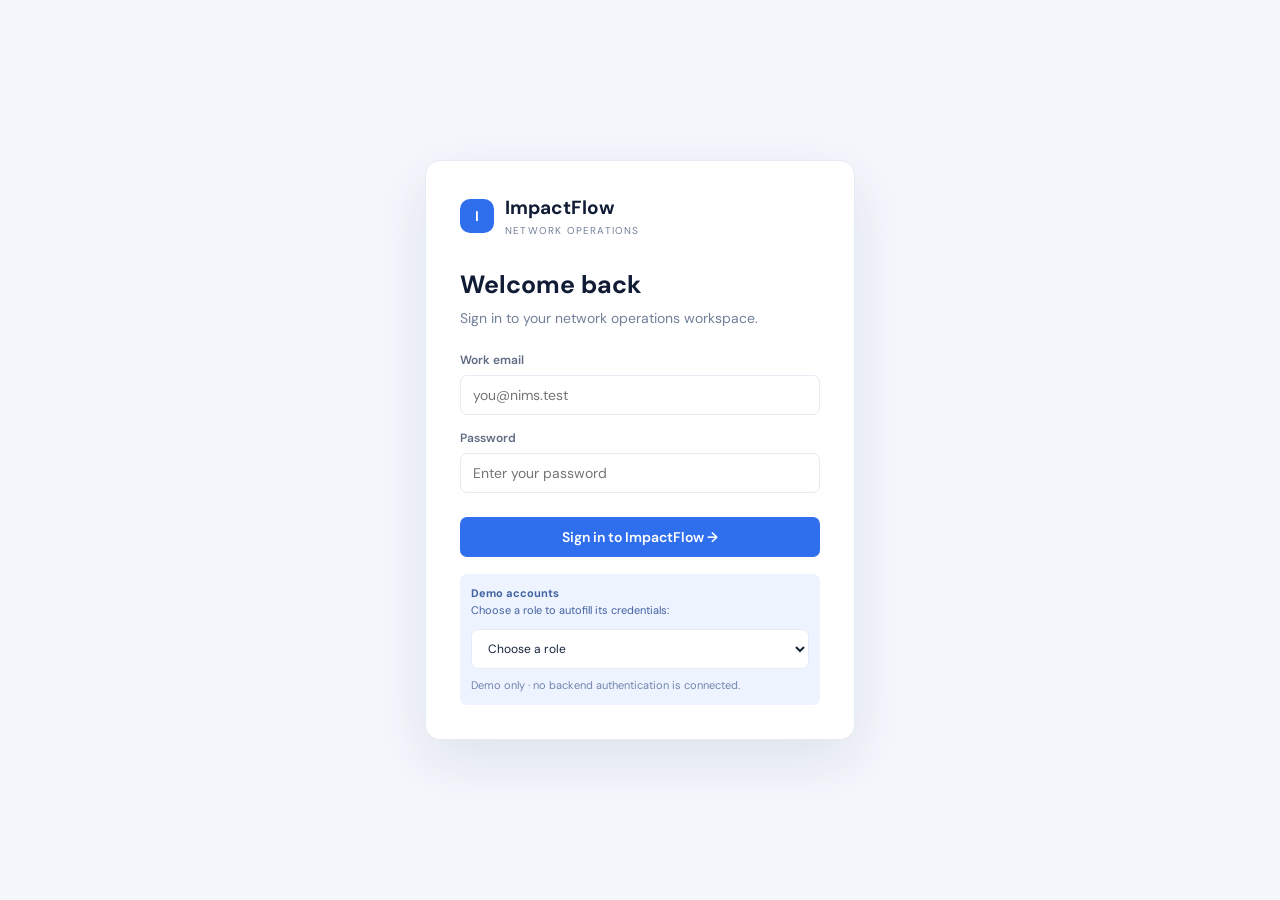
<file: index.html>
<!doctype html>
<html lang="en">
<head>
  <meta charset="UTF-8">
  <meta name="viewport" content="width=device-width, initial-scale=1.0">
  <meta name="description" content="ImpactFlow network incident management console">
  <title>ImpactFlow | Network Incident Management</title>
  <link rel="preconnect" href="https://fonts.googleapis.com">
  <link rel="preconnect" href="https://fonts.gstatic.com" crossorigin>
  <link href="https://fonts.googleapis.com/css2?family=DM+Sans:wght@400;500;600;700&family=Space+Grotesk:wght@500;600;700&display=swap" rel="stylesheet">
  <link rel="stylesheet" href="login.css">
</head>
<body>
  <div id="app"></div>
  <div id="toast-region" class="toast-region" aria-live="polite"></div>
  <script type="module" src="login.js"></script>
</body>
</html>
</file>
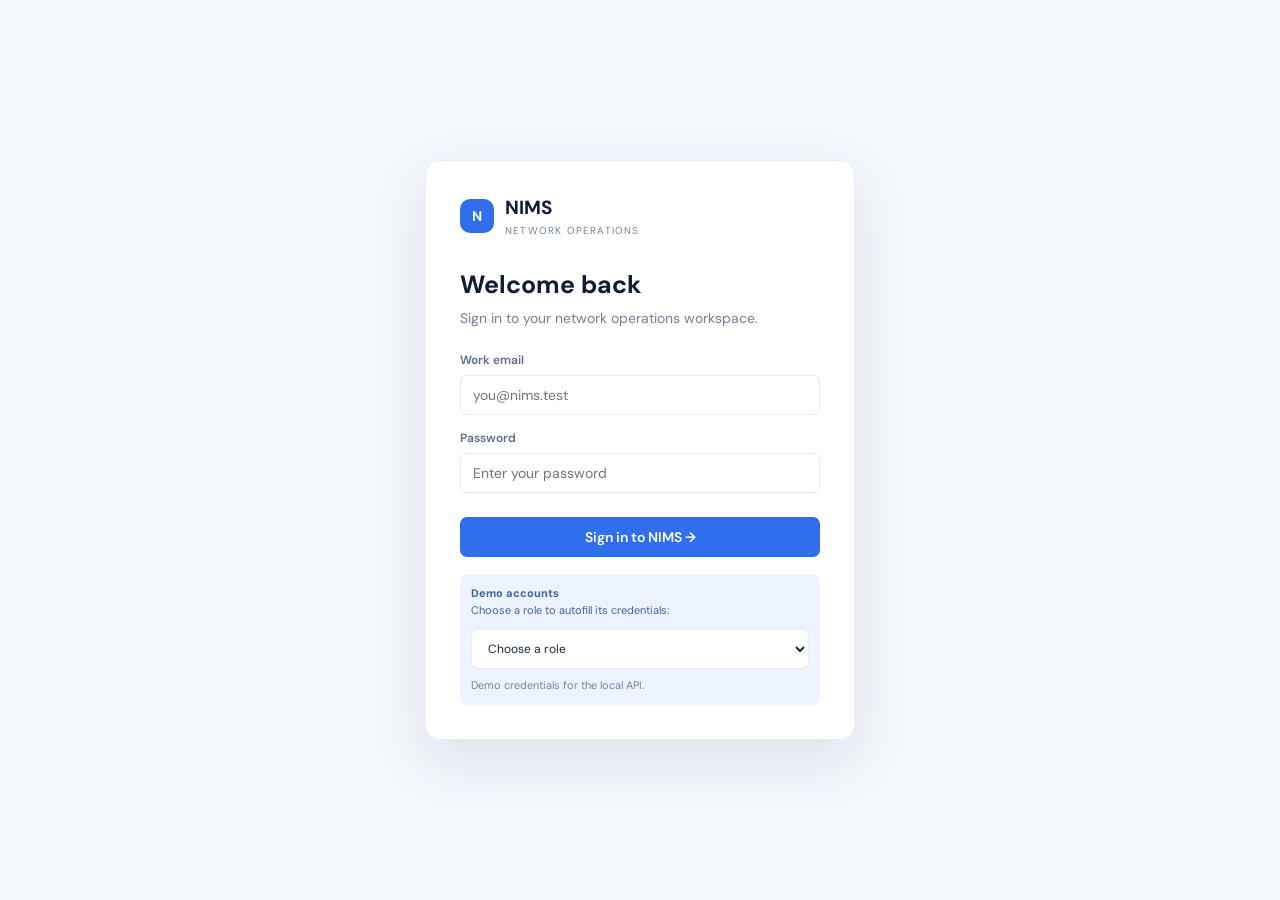
<file: v2/index.html>
<!doctype html>
<html lang="en">
<head>
  <meta charset="UTF-8">
  <meta name="viewport" content="width=device-width, initial-scale=1.0">
  <meta name="description" content="NIMS network incident management console">
  <title>NIMS | Network Incident Management</title>
  <link rel="preconnect" href="https://fonts.googleapis.com">
  <link rel="preconnect" href="https://fonts.gstatic.com" crossorigin>
  <link href="https://fonts.googleapis.com/css2?family=DM+Sans:wght@400;500;600;700&family=Space+Grotesk:wght@500;600;700&display=swap" rel="stylesheet">
  <link rel="stylesheet" href="login.css">
</head>
<body>
  <div id="app"></div>
  <div id="toast-region" class="toast-region" aria-live="polite"></div>
  <script type="module" src="login.js"></script>
</body>
</html>
</file>
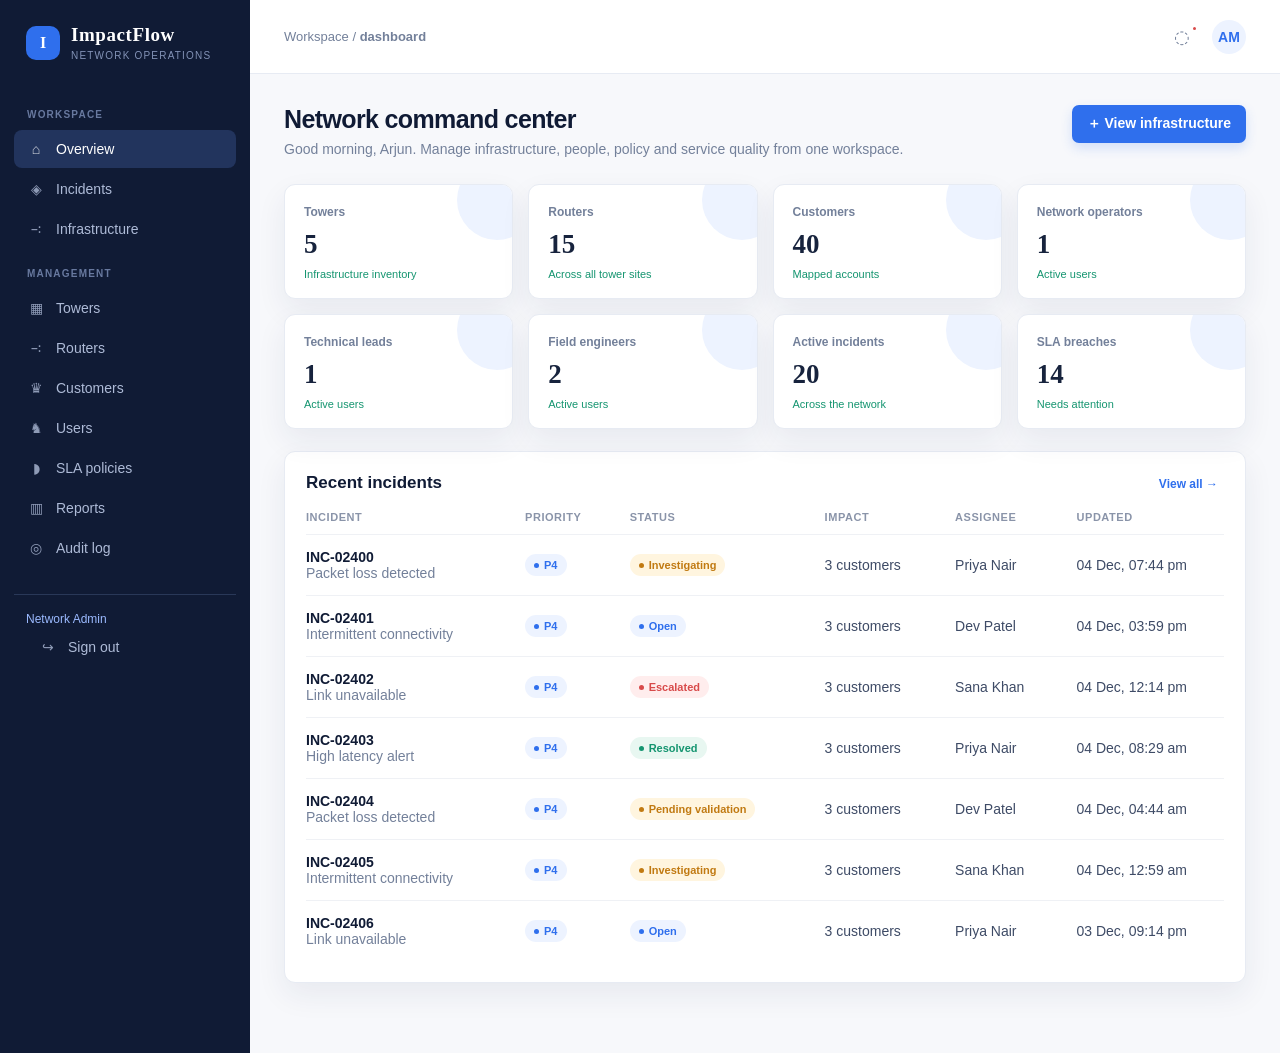
<file: roles/admin/index.html>
<!doctype html>
<html lang="en">
<head>
  <meta charset="UTF-8">
  <meta name="viewport" content="width=device-width, initial-scale=1.0">
  <title>ImpactFlow | Network Admin</title>
  <link rel="stylesheet" href="css/styles.css">
  <link rel="stylesheet" href="css/role.css">
</head>
<body data-role="admin">
  <div id="app"></div>
  <template id="app-shell-template">
    <div class="app-shell">
      <aside class="sidebar">
        <div class="brand"><div class="brand-mark">I</div><div><strong>ImpactFlow</strong><small>Network operations</small></div></div>
        <nav aria-label="Workspace navigation">
          <div class="nav-label">Workspace</div>
          <div>
            <button class="nav-item" data-navigation-item data-page="dashboard"><span class="nav-icon">&#8962;</span><span>Overview</span></button>
            <button class="nav-item" data-navigation-item data-page="incidents"><span class="nav-icon">&#9672;</span><span>Incidents</span></button>
            <button class="nav-item" data-navigation-item data-page="create"><span class="nav-icon">&#43;</span><span>Raise incident</span></button>
            <button class="nav-item" data-navigation-item data-page="infrastructure"><span class="nav-icon">&#8761;</span><span>Infrastructure</span></button>
            <button class="nav-item" data-navigation-item data-page="escalations"><span class="nav-icon">&#8599;</span><span>Escalations</span></button>
            <button class="nav-item" data-navigation-item data-page="field"><span class="nav-icon">&#9874;</span><span>Field service</span></button>
          </div>
          <div class="nav-label">Management</div>
          <div>
            <button class="nav-item" data-navigation-item data-page="towers"><span class="nav-icon">&#9638;</span><span>Towers</span></button>
            <button class="nav-item" data-navigation-item data-page="routers"><span class="nav-icon">&#8761;</span><span>Routers</span></button>
            <button class="nav-item" data-navigation-item data-page="customers"><span class="nav-icon">&#9819;</span><span>Customers</span></button>
            <button class="nav-item" data-navigation-item data-page="users"><span class="nav-icon">&#9822;</span><span>Users</span></button>
            <button class="nav-item" data-navigation-item data-page="sla"><span class="nav-icon">&#9687;</span><span>SLA policies</span></button>
            <button class="nav-item" data-navigation-item data-page="reports"><span class="nav-icon">&#9637;</span><span>Reports</span></button>
            <button class="nav-item" data-navigation-item data-page="notifications"><span class="nav-icon">&#9676;</span><span>Notifications</span></button>
            <button class="nav-item" data-navigation-item data-page="audit"><span class="nav-icon">&#9678;</span><span>Audit log</span></button>
            <button class="nav-item" data-navigation-item data-page="settings"><span class="nav-icon">&#9881;</span><span>Profile &amp; settings</span></button>
          </div>
        </nav>
        <div class="sidebar-footer">
          <div class="role-chip" data-role-label></div>
          <button class="nav-item" data-action="logout"><span class="nav-icon">&#8618;</span><span>Sign out</span></button>
        </div>
      </aside>
      <main class="main">
        <header class="topbar">
          <span class="crumb">Workspace / <strong data-current-page></strong></span>
          <div class="top-actions">
            <button class="icon-btn" data-page="notifications" aria-label="Notifications">&#9676;</button>
            <div class="avatar" data-user-initials></div>
          </div>
        </header>
        <section class="content" data-page-content></section>
      </main>
    </div>
  </template>
  <template id="page-head-template">
    <div class="page-head">
      <div><h1 data-page-title></h1><p class="subhead" data-page-subtitle></p></div>
      <div data-page-actions></div>
    </div>
  </template>
  <template id="dashboard-template">
    <div>
      <div data-dashboard-heading></div>
      <div class="stats" data-dashboard-stats></div>
      <div class="panel">
        <div class="panel-head"><h2 data-activity-title></h2><div data-activity-action></div></div>
        <div data-activity-content></div>
      </div>
    </div>
  </template>
  <div id="toast-region" class="toast-region" aria-live="polite"></div>
  <script type="module" src="js/main.js"></script>
</body>
</html>
</file>
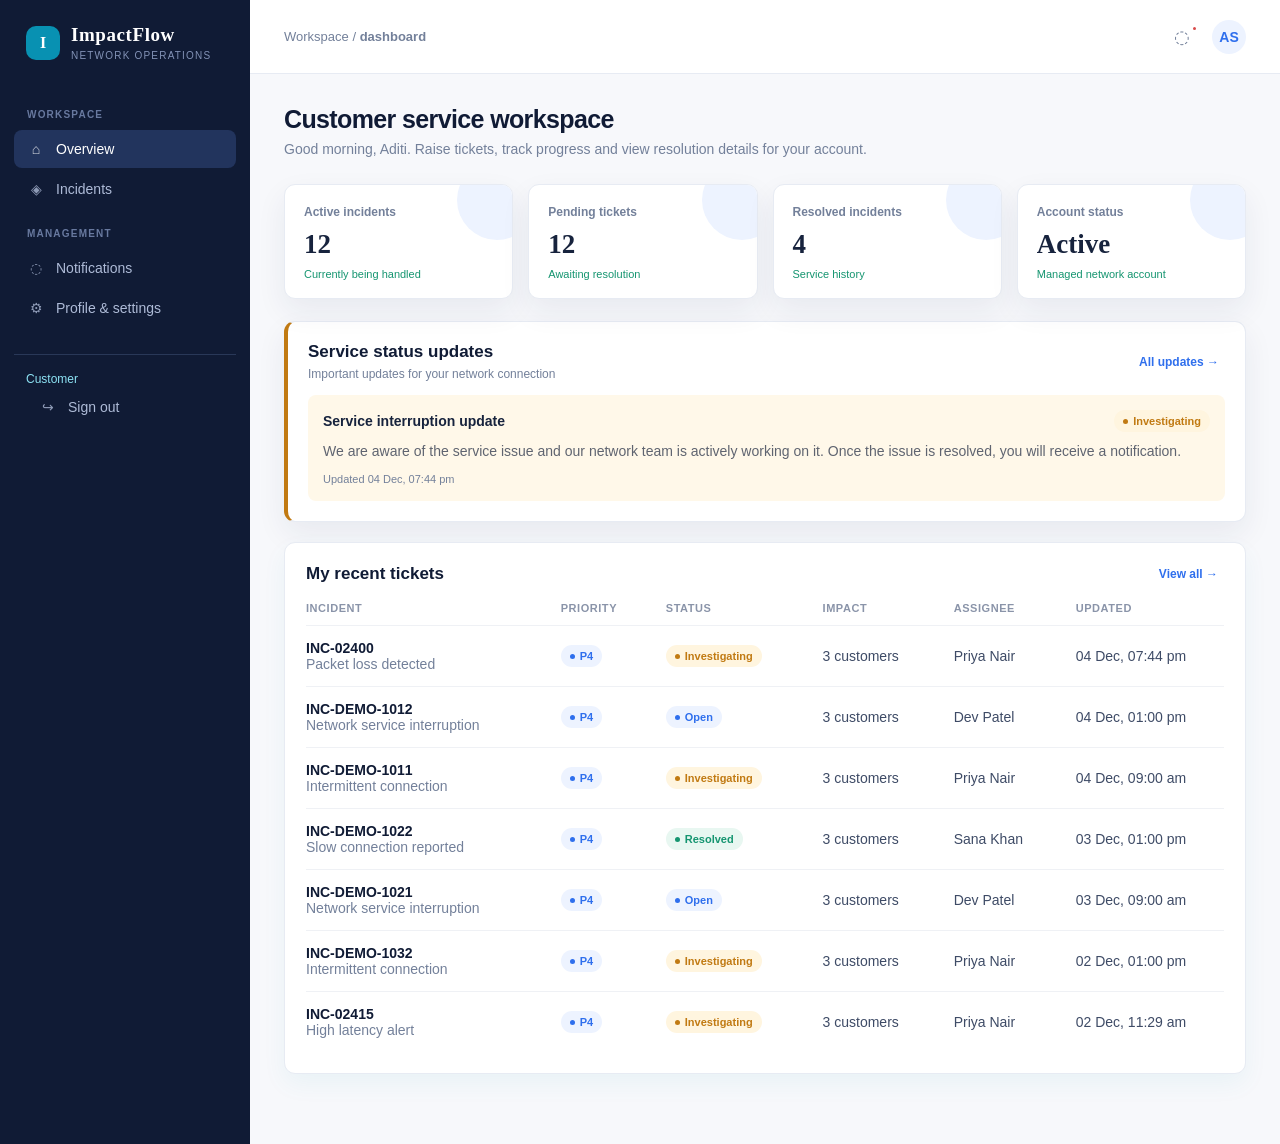
<file: roles/customer/index.html>
<!doctype html>
<html lang="en">
<head>
  <meta charset="UTF-8">
  <meta name="viewport" content="width=device-width, initial-scale=1.0">
  <title>ImpactFlow | Customer</title>
  <link rel="stylesheet" href="css/styles.css">
  <link rel="stylesheet" href="css/role.css">
</head>
<body data-role="customer">
  <div id="app"></div><div id="toast-region" class="toast-region" aria-live="polite"></div>
  <script type="module" src="js/main.js"></script>
</body>
</html>
</file>
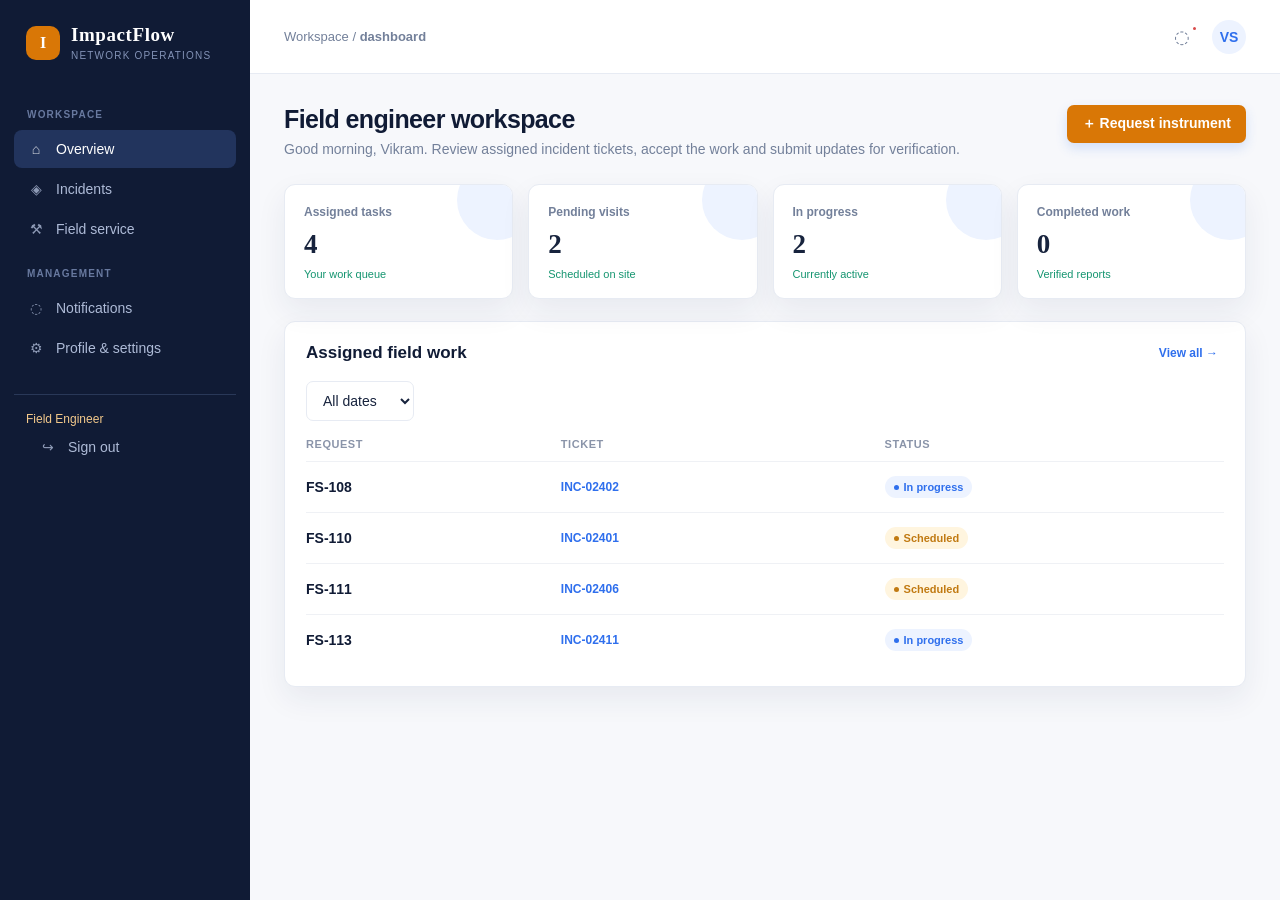
<file: roles/engineer/index.html>
<!doctype html>
<html lang="en">
<head>
  <meta charset="UTF-8">
  <meta name="viewport" content="width=device-width, initial-scale=1.0">
  <title>ImpactFlow | Field Engineer</title>
  <link rel="stylesheet" href="css/styles.css">
  <link rel="stylesheet" href="css/role.css">
</head>
<body data-role="engineer">
  <div id="app"></div><div id="toast-region" class="toast-region" aria-live="polite"></div>
  <script type="module" src="js/main.js"></script>
</body>
</html>
</file>
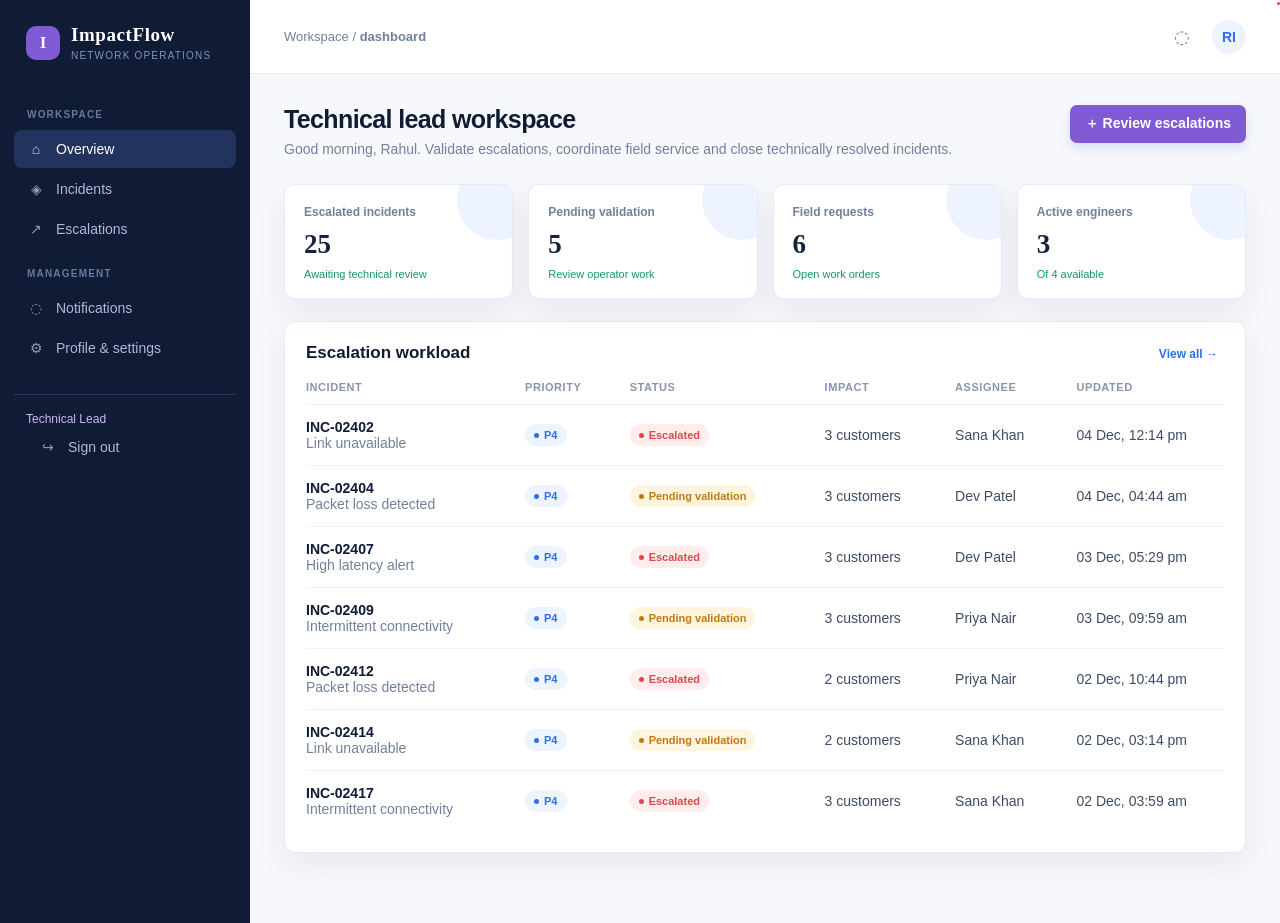
<file: roles/lead/index.html>
<!doctype html>
<html lang="en">
<head>
  <meta charset="UTF-8">
  <meta name="viewport" content="width=device-width, initial-scale=1.0">
  <title>ImpactFlow | Technical Lead</title>
  <link rel="stylesheet" href="css/styles.css">
  <link rel="stylesheet" href="css/role.css">
</head>
<body data-role="lead">
  <div id="app"></div>
  <template id="app-shell-template">
    <div class="app-shell">
      <aside class="sidebar">
        <div class="brand"><div class="brand-mark">I</div><div><strong>ImpactFlow</strong><small>Network operations</small></div></div>
        <nav aria-label="Workspace navigation">
          <div class="nav-label">Workspace</div>
          <div>
            <button class="nav-item" data-navigation-item data-page="dashboard"><span class="nav-icon">&#8962;</span><span>Overview</span></button>
            <button class="nav-item" data-navigation-item data-page="incidents"><span class="nav-icon">&#9672;</span><span>Incidents</span></button>
            <button class="nav-item" data-navigation-item data-page="create"><span class="nav-icon">&#43;</span><span>Raise incident</span></button>
            <button class="nav-item" data-navigation-item data-page="infrastructure"><span class="nav-icon">&#8761;</span><span>Infrastructure</span></button>
            <button class="nav-item" data-navigation-item data-page="escalations"><span class="nav-icon">&#8599;</span><span>Escalations</span></button>
            <button class="nav-item" data-navigation-item data-page="field"><span class="nav-icon">&#9874;</span><span>Field service</span></button>
          </div>
          <div class="nav-label">Management</div>
          <div>
            <button class="nav-item" data-navigation-item data-page="towers"><span class="nav-icon">&#9638;</span><span>Towers</span></button>
            <button class="nav-item" data-navigation-item data-page="routers"><span class="nav-icon">&#8761;</span><span>Routers</span></button>
            <button class="nav-item" data-navigation-item data-page="customers"><span class="nav-icon">&#9819;</span><span>Customers</span></button>
            <button class="nav-item" data-navigation-item data-page="users"><span class="nav-icon">&#9822;</span><span>Users</span></button>
            <button class="nav-item" data-navigation-item data-page="sla"><span class="nav-icon">&#9687;</span><span>SLA policies</span></button>
            <button class="nav-item" data-navigation-item data-page="reports"><span class="nav-icon">&#9637;</span><span>Reports</span></button>
            <button class="nav-item" data-navigation-item data-page="notifications"><span class="nav-icon">&#9676;</span><span>Notifications</span></button>
            <button class="nav-item" data-navigation-item data-page="audit"><span class="nav-icon">&#9678;</span><span>Audit log</span></button>
            <button class="nav-item" data-navigation-item data-page="settings"><span class="nav-icon">&#9881;</span><span>Profile &amp; settings</span></button>
          </div>
        </nav>
        <div class="sidebar-footer">
          <div class="role-chip" data-role-label></div>
          <button class="nav-item" data-action="logout"><span class="nav-icon">&#8618;</span><span>Sign out</span></button>
        </div>
      </aside>
      <main class="main">
        <header class="topbar">
          <span class="crumb">Workspace / <strong data-current-page></strong></span>
          <div class="top-actions">
            <button class="icon-btn" data-page="notifications" aria-label="Notifications">&#9676;</button>
            <div class="avatar" data-user-initials></div>
          </div>
        </header>
        <section class="content" data-page-content></section>
      </main>
    </div>
  </template>
  <template id="page-head-template">
    <div class="page-head">
      <div><h1 data-page-title></h1><p class="subhead" data-page-subtitle></p></div>
      <div data-page-actions></div>
    </div>
  </template>
  <template id="dashboard-template">
    <div>
      <div data-dashboard-heading></div>
      <div class="stats" data-dashboard-stats></div>
      <div class="panel">
        <div class="panel-head"><h2 data-activity-title></h2><div data-activity-action></div></div>
        <div data-activity-content></div>
      </div>
    </div>
  </template>
  <div id="toast-region" class="toast-region" aria-live="polite"></div>
  <script type="module" src="js/main.js"></script>
</body>
</html>
</file>
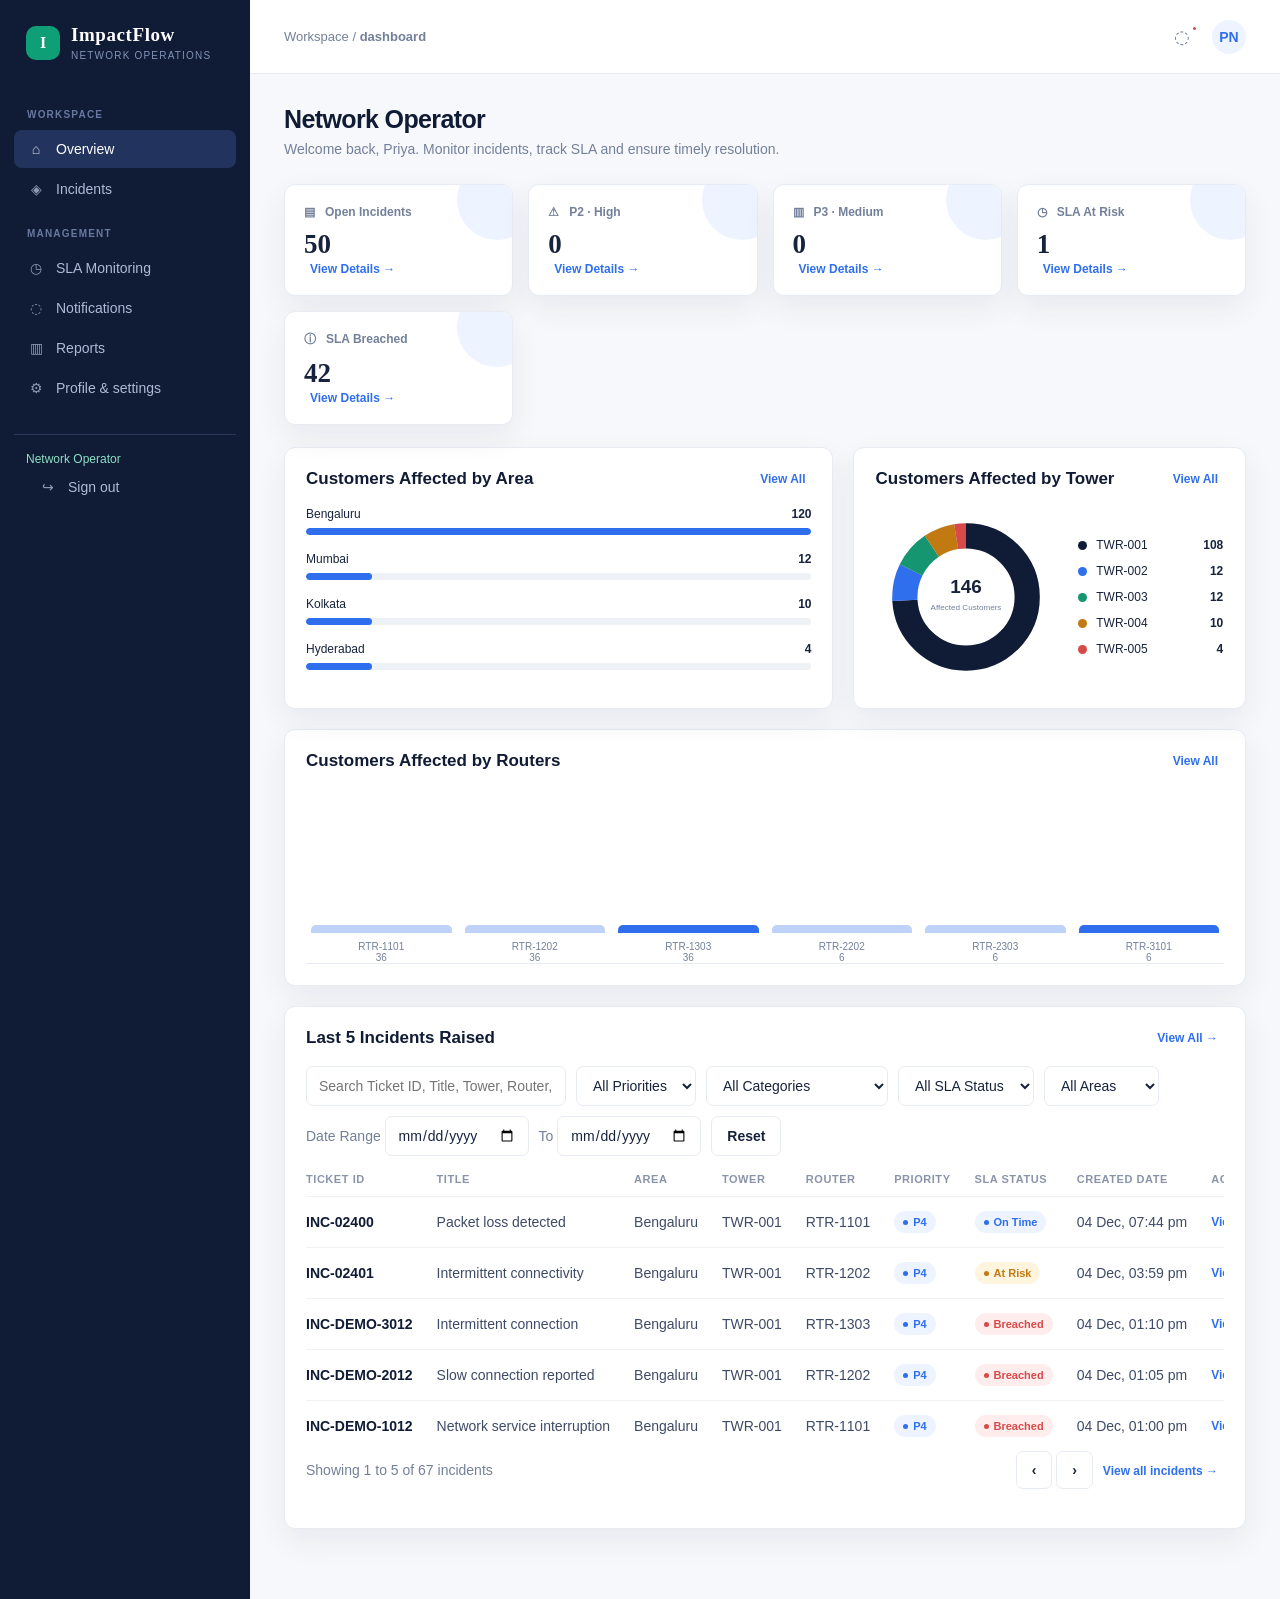
<file: roles/operator/index.html>
<!doctype html>
<html lang="en">
<head>
  <meta charset="UTF-8">
  <meta name="viewport" content="width=device-width, initial-scale=1.0">
  <title>ImpactFlow | Network Operator</title>
  <link rel="stylesheet" href="css/styles.css">
  <link rel="stylesheet" href="css/role.css">
</head>
<body data-role="operator">
  <div id="app"></div><div id="toast-region" class="toast-region" aria-live="polite"></div>
  <script type="module" src="js/main.js"></script>
</body>
</html>
</file>
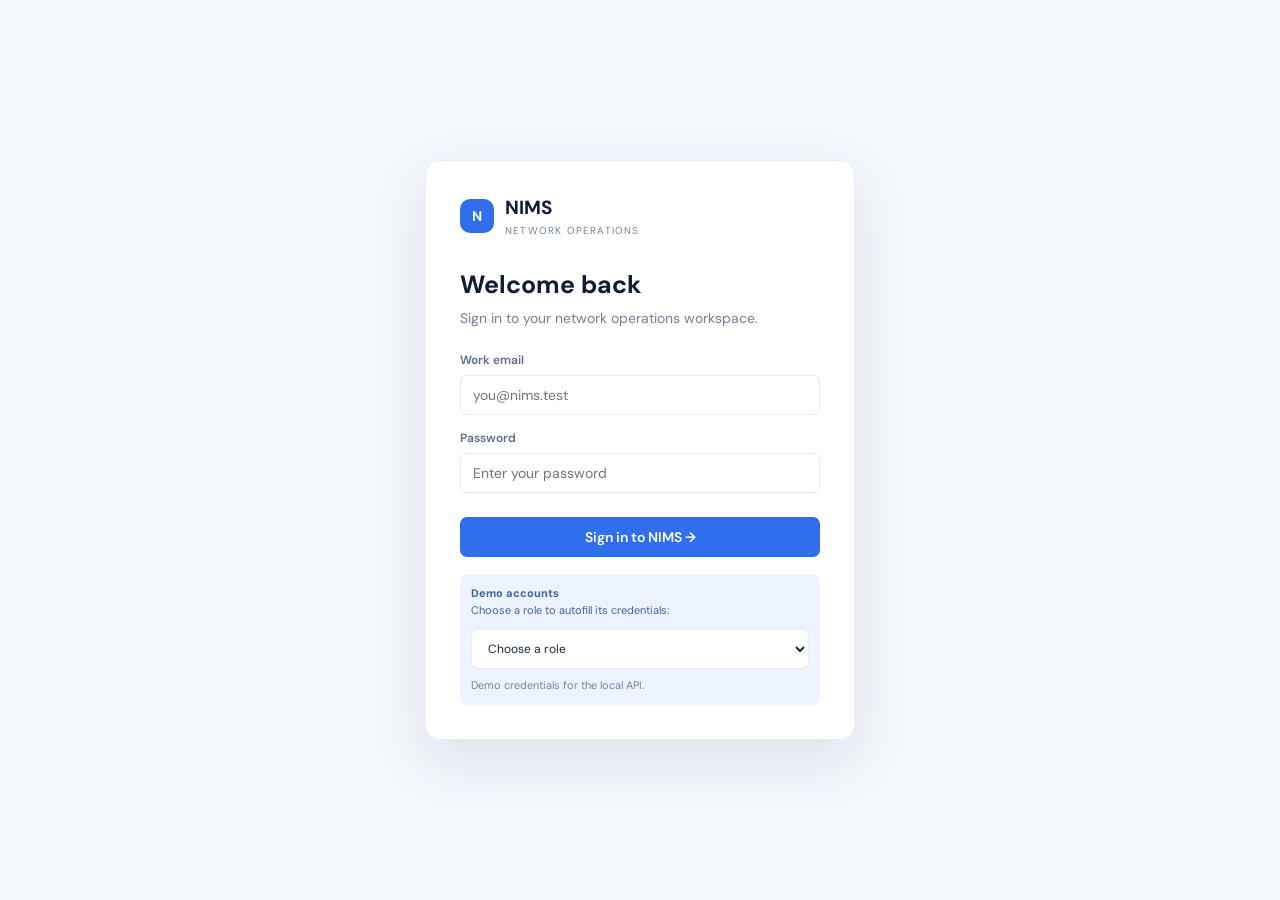
<file: v2/roles/admin/index.html>
<!doctype html>
<html lang="en">
<head>
  <meta charset="UTF-8">
  <meta name="viewport" content="width=device-width, initial-scale=1.0">
  <title>NIMS | Network Admin</title>
  <link rel="stylesheet" href="css/styles.css">
  <link rel="stylesheet" href="css/role.css">
</head>
<body data-role="admin">
  <div id="app"></div>
  <template id="app-shell-template">
    <div class="app-shell">
      <aside class="sidebar">
        <div class="brand"><div class="brand-mark">N</div><div><strong>NIMS</strong><small>Network operations</small></div></div>
        <nav aria-label="Workspace navigation">
          <div class="nav-label">Workspace</div>
          <div>
            <button class="nav-item" data-navigation-item data-page="dashboard"><span class="nav-icon">&#8962;</span><span>Overview</span></button>
            <button class="nav-item" data-navigation-item data-page="incidents"><span class="nav-icon">&#9672;</span><span>Incidents</span></button>
            <button class="nav-item" data-navigation-item data-page="create"><span class="nav-icon">&#43;</span><span>Raise incident</span></button>
            <button class="nav-item" data-navigation-item data-page="infrastructure"><span class="nav-icon">&#8761;</span><span>Infrastructure</span></button>
            <button class="nav-item" data-navigation-item data-page="escalations"><span class="nav-icon">&#8599;</span><span>Escalations</span></button>
            <button class="nav-item" data-navigation-item data-page="field"><span class="nav-icon">&#9874;</span><span>Field service</span></button>
          </div>
          <div class="nav-label">Management</div>
          <div>
            <button class="nav-item" data-navigation-item data-page="towers"><span class="nav-icon">&#9638;</span><span>Towers</span></button>
            <button class="nav-item" data-navigation-item data-page="routers"><span class="nav-icon">&#8761;</span><span>Routers</span></button>
            <button class="nav-item" data-navigation-item data-page="customers"><span class="nav-icon">&#9819;</span><span>Customers</span></button>
            <button class="nav-item" data-navigation-item data-page="users"><span class="nav-icon">&#9822;</span><span>Users</span></button>
            <button class="nav-item" data-navigation-item data-page="sla"><span class="nav-icon">&#9687;</span><span>SLA policies</span></button>
            <button class="nav-item" data-navigation-item data-page="reports"><span class="nav-icon">&#9637;</span><span>Reports</span></button>
            <button class="nav-item" data-navigation-item data-page="notifications"><span class="nav-icon">&#9676;</span><span>Notifications</span></button>
            <button class="nav-item" data-navigation-item data-page="audit"><span class="nav-icon">&#9678;</span><span>Audit log</span></button>
            <button class="nav-item" data-navigation-item data-page="settings"><span class="nav-icon">&#9881;</span><span>Profile &amp; settings</span></button>
          </div>
        </nav>
        <div class="sidebar-footer">
          <div class="role-chip" data-role-label></div>
          <button class="nav-item" data-action="logout"><span class="nav-icon">&#8618;</span><span>Sign out</span></button>
        </div>
      </aside>
      <main class="main">
        <header class="topbar">
          <span class="crumb">Workspace / <strong data-current-page></strong></span>
          <div class="top-actions">
            <button class="icon-btn" data-page="notifications" aria-label="Notifications">&#9676;</button>
            <div class="avatar" data-user-initials></div>
          </div>
        </header>
        <section class="content" data-page-content></section>
      </main>
    </div>
  </template>
  <template id="page-head-template">
    <div class="page-head">
      <div><h1 data-page-title></h1><p class="subhead" data-page-subtitle></p></div>
      <div data-page-actions></div>
    </div>
  </template>
  <template id="dashboard-template">
    <div>
      <div data-dashboard-heading></div>
      <div class="stats" data-dashboard-stats></div>
      <div class="grid-2">
        <div class="panel">
          <div class="panel-head"><h2 data-activity-title></h2><div data-activity-action></div></div>
          <div data-activity-content></div>
        </div>
        <div class="panel">
          <div class="panel-head"><h2>Priority distribution</h2></div>
          <div class="metric-list">
            <div class="metric-row"><div class="metric-title"><span>P1 · Critical</span><strong data-priority-value="P1">0</strong></div><div class="bar red"><span data-priority-bar="P1"></span></div></div>
            <div class="metric-row"><div class="metric-title"><span>P2 · High</span><strong data-priority-value="P2">0</strong></div><div class="bar"><span data-priority-bar="P2"></span></div></div>
            <div class="metric-row"><div class="metric-title"><span>P3 · Medium</span><strong data-priority-value="P3">0</strong></div><div class="bar amber"><span data-priority-bar="P3"></span></div></div>
            <div class="metric-row"><div class="metric-title"><span>P4 · Low</span><strong data-priority-value="P4">0</strong></div><div class="bar green"><span data-priority-bar="P4"></span></div></div>
          </div>
        </div>
      </div>
      <div class="panel">
        <div class="panel-head"><h2>Incident activity</h2><button class="panel-link" data-incident-queue-link>Open queue →</button></div>
        <div class="chart">
          <div class="bar-col"><i data-chart-height="42"></i>Mon</div>
          <div class="bar-col"><i data-chart-height="67"></i>Tue</div>
          <div class="bar-col"><i data-chart-height="55"></i>Wed</div>
          <div class="bar-col"><i data-chart-height="88"></i>Thu</div>
          <div class="bar-col"><i data-chart-height="63"></i>Fri</div>
          <div class="bar-col"><i data-chart-height="76"></i>Sat</div>
          <div class="bar-col"><i data-chart-height="96"></i>Sun</div>
        </div>
      </div>
    </div>
  </template>
  <div id="toast-region" class="toast-region" aria-live="polite"></div>
  <script type="module" src="js/main.js"></script>
</body>
</html>
</file>
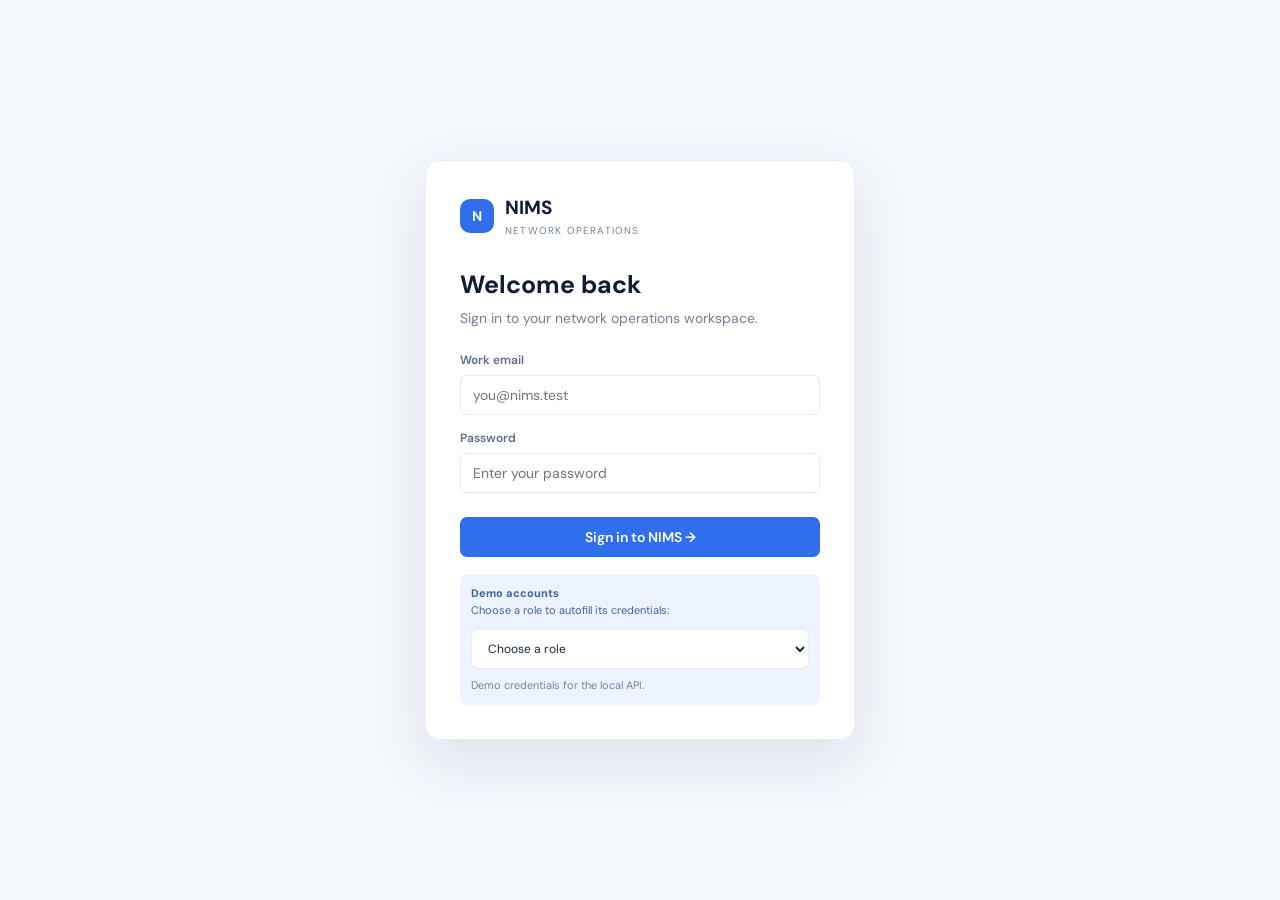
<file: v2/roles/customer/index.html>
<!doctype html>
<html lang="en">
<head>
  <meta charset="UTF-8">
  <meta name="viewport" content="width=device-width, initial-scale=1.0">
  <title>NIMS | Customer</title>
  <link rel="stylesheet" href="css/styles.css">
  <link rel="stylesheet" href="css/role.css">
</head>
<body data-role="customer">
  <div id="app"></div><div id="toast-region" class="toast-region" aria-live="polite"></div>
  <script type="module" src="js/main.js"></script>
</body>
</html>
</file>
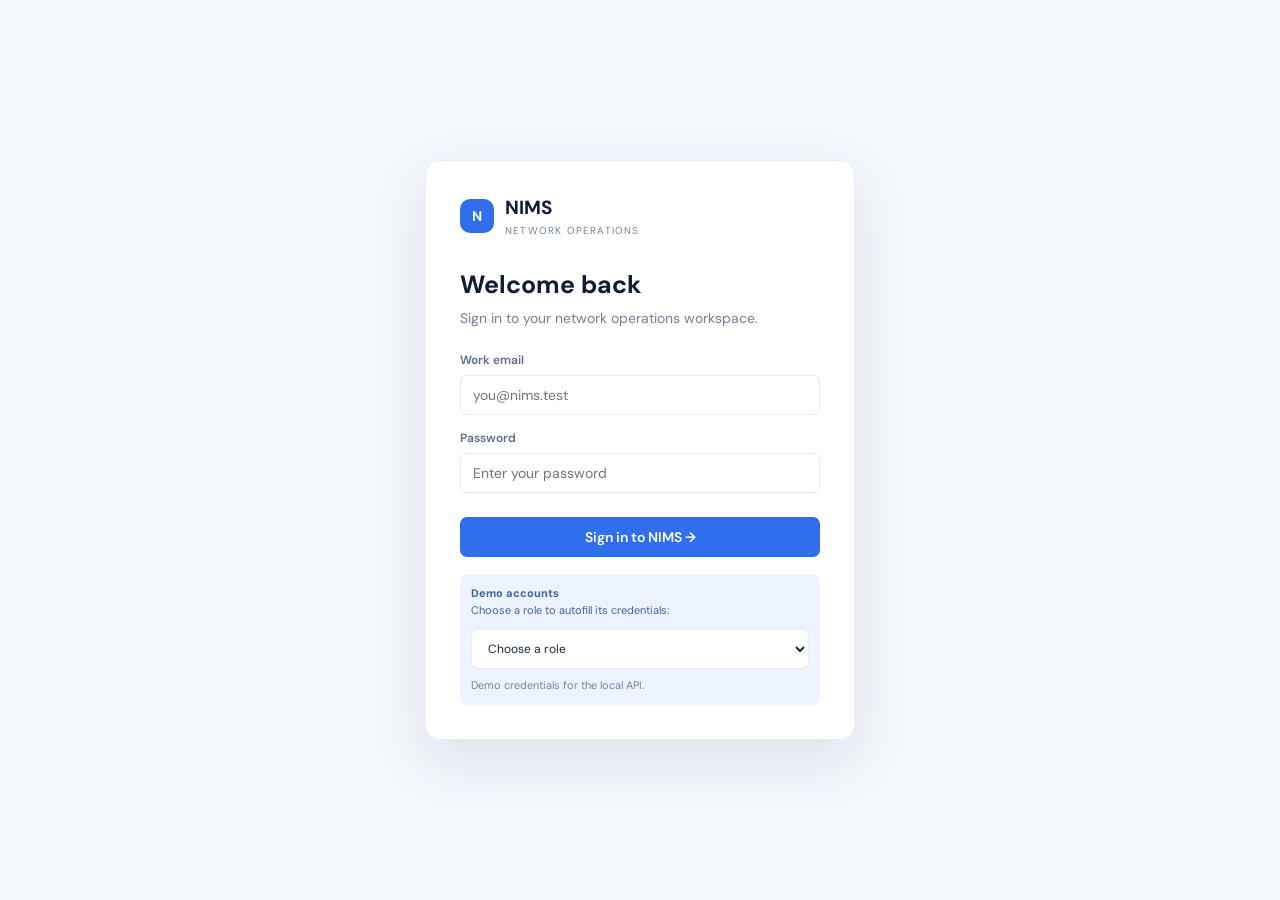
<file: v2/roles/engineer/index.html>
<!doctype html>
<html lang="en">
<head>
  <meta charset="UTF-8">
  <meta name="viewport" content="width=device-width, initial-scale=1.0">
  <title>NIMS | Field Engineer</title>
  <link rel="stylesheet" href="css/styles.css">
  <link rel="stylesheet" href="css/role.css">
</head>
<body data-role="engineer">
  <div id="app"></div><div id="toast-region" class="toast-region" aria-live="polite"></div>
  <script type="module" src="js/main.js"></script>
</body>
</html>
</file>
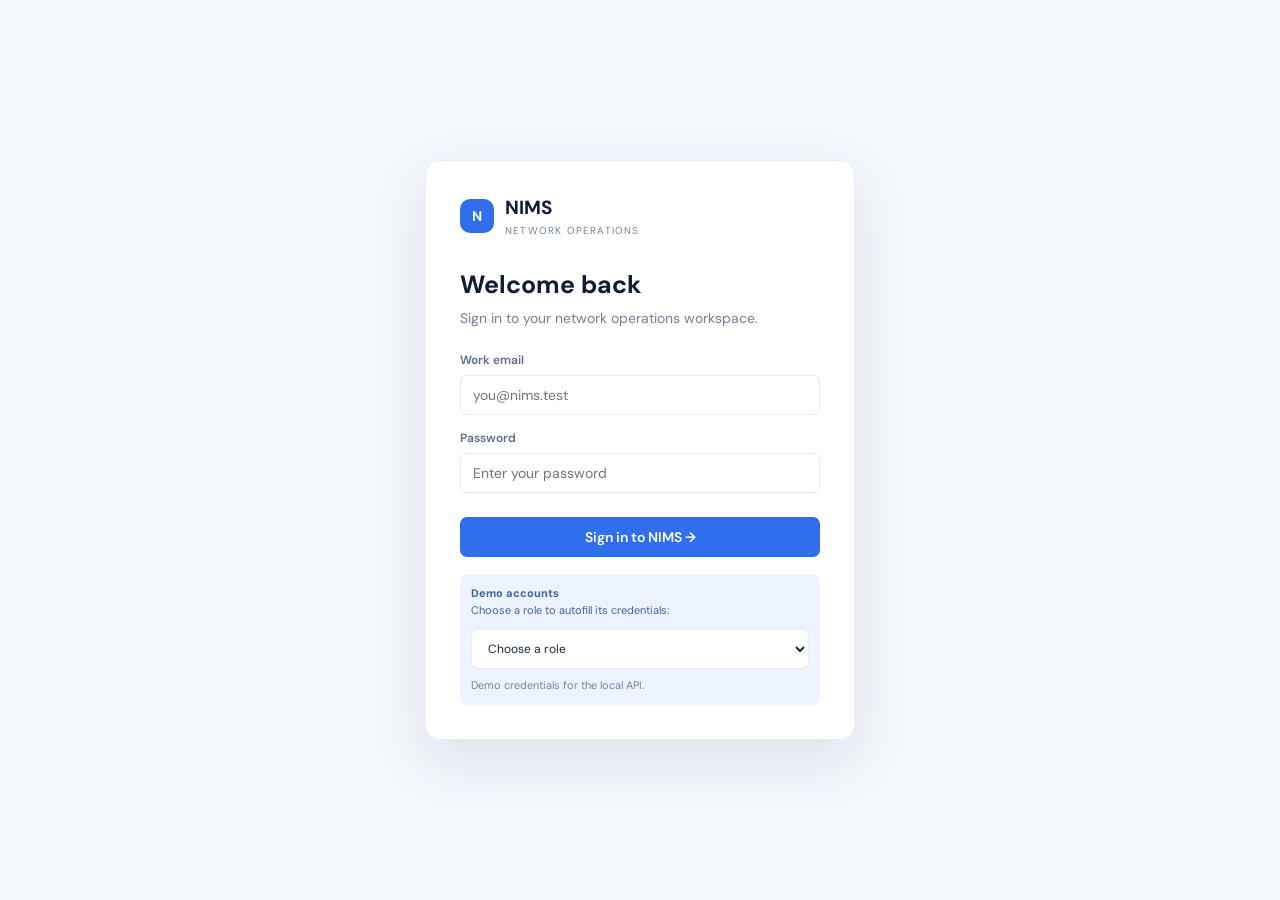
<file: v2/roles/lead/index.html>
<!doctype html>
<html lang="en">
<head>
  <meta charset="UTF-8">
  <meta name="viewport" content="width=device-width, initial-scale=1.0">
  <title>NIMS | Technical Lead</title>
  <link rel="stylesheet" href="css/styles.css">
  <link rel="stylesheet" href="css/role.css">
</head>
<body data-role="lead">
  <div id="app"></div>
  <template id="app-shell-template">
    <div class="app-shell">
      <aside class="sidebar">
        <div class="brand"><div class="brand-mark">N</div><div><strong>NIMS</strong><small>Network operations</small></div></div>
        <nav aria-label="Workspace navigation">
          <div class="nav-label">Workspace</div>
          <div>
            <button class="nav-item" data-navigation-item data-page="dashboard"><span class="nav-icon">&#8962;</span><span>Overview</span></button>
            <button class="nav-item" data-navigation-item data-page="incidents"><span class="nav-icon">&#9672;</span><span>Incidents</span></button>
            <button class="nav-item" data-navigation-item data-page="create"><span class="nav-icon">&#43;</span><span>Raise incident</span></button>
            <button class="nav-item" data-navigation-item data-page="infrastructure"><span class="nav-icon">&#8761;</span><span>Infrastructure</span></button>
            <button class="nav-item" data-navigation-item data-page="escalations"><span class="nav-icon">&#8599;</span><span>Escalations</span></button>
            <button class="nav-item" data-navigation-item data-page="field"><span class="nav-icon">&#9874;</span><span>Field service</span></button>
          </div>
          <div class="nav-label">Management</div>
          <div>
            <button class="nav-item" data-navigation-item data-page="towers"><span class="nav-icon">&#9638;</span><span>Towers</span></button>
            <button class="nav-item" data-navigation-item data-page="routers"><span class="nav-icon">&#8761;</span><span>Routers</span></button>
            <button class="nav-item" data-navigation-item data-page="customers"><span class="nav-icon">&#9819;</span><span>Customers</span></button>
            <button class="nav-item" data-navigation-item data-page="users"><span class="nav-icon">&#9822;</span><span>Users</span></button>
            <button class="nav-item" data-navigation-item data-page="sla"><span class="nav-icon">&#9687;</span><span>SLA policies</span></button>
            <button class="nav-item" data-navigation-item data-page="reports"><span class="nav-icon">&#9637;</span><span>Reports</span></button>
            <button class="nav-item" data-navigation-item data-page="notifications"><span class="nav-icon">&#9676;</span><span>Notifications</span></button>
            <button class="nav-item" data-navigation-item data-page="audit"><span class="nav-icon">&#9678;</span><span>Audit log</span></button>
            <button class="nav-item" data-navigation-item data-page="settings"><span class="nav-icon">&#9881;</span><span>Profile &amp; settings</span></button>
          </div>
        </nav>
        <div class="sidebar-footer">
          <div class="role-chip" data-role-label></div>
          <button class="nav-item" data-action="logout"><span class="nav-icon">&#8618;</span><span>Sign out</span></button>
        </div>
      </aside>
      <main class="main">
        <header class="topbar">
          <span class="crumb">Workspace / <strong data-current-page></strong></span>
          <div class="top-actions">
            <button class="icon-btn" data-page="notifications" aria-label="Notifications">&#9676;</button>
            <div class="avatar" data-user-initials></div>
          </div>
        </header>
        <section class="content" data-page-content></section>
      </main>
    </div>
  </template>
  <template id="page-head-template">
    <div class="page-head">
      <div><h1 data-page-title></h1><p class="subhead" data-page-subtitle></p></div>
      <div data-page-actions></div>
    </div>
  </template>
  <template id="dashboard-template">
    <div>
      <div data-dashboard-heading></div>
      <div class="stats" data-dashboard-stats></div>
      <div class="grid-2">
        <div class="panel">
          <div class="panel-head"><h2 data-activity-title></h2><div data-activity-action></div></div>
          <div data-activity-content></div>
        </div>
        <div class="panel">
          <div class="panel-head"><h2>Priority distribution</h2></div>
          <div class="metric-list">
            <div class="metric-row"><div class="metric-title"><span>P1 · Critical</span><strong data-priority-value="P1">0</strong></div><div class="bar red"><span data-priority-bar="P1"></span></div></div>
            <div class="metric-row"><div class="metric-title"><span>P2 · High</span><strong data-priority-value="P2">0</strong></div><div class="bar"><span data-priority-bar="P2"></span></div></div>
            <div class="metric-row"><div class="metric-title"><span>P3 · Medium</span><strong data-priority-value="P3">0</strong></div><div class="bar amber"><span data-priority-bar="P3"></span></div></div>
            <div class="metric-row"><div class="metric-title"><span>P4 · Low</span><strong data-priority-value="P4">0</strong></div><div class="bar green"><span data-priority-bar="P4"></span></div></div>
          </div>
        </div>
      </div>
      <div class="panel">
        <div class="panel-head"><h2>Incident activity</h2><button class="panel-link" data-incident-queue-link>Open queue →</button></div>
        <div class="chart">
          <div class="bar-col"><i data-chart-height="42"></i>Mon</div>
          <div class="bar-col"><i data-chart-height="67"></i>Tue</div>
          <div class="bar-col"><i data-chart-height="55"></i>Wed</div>
          <div class="bar-col"><i data-chart-height="88"></i>Thu</div>
          <div class="bar-col"><i data-chart-height="63"></i>Fri</div>
          <div class="bar-col"><i data-chart-height="76"></i>Sat</div>
          <div class="bar-col"><i data-chart-height="96"></i>Sun</div>
        </div>
      </div>
    </div>
  </template>
  <div id="toast-region" class="toast-region" aria-live="polite"></div>
  <script type="module" src="js/main.js"></script>
</body>
</html>
</file>
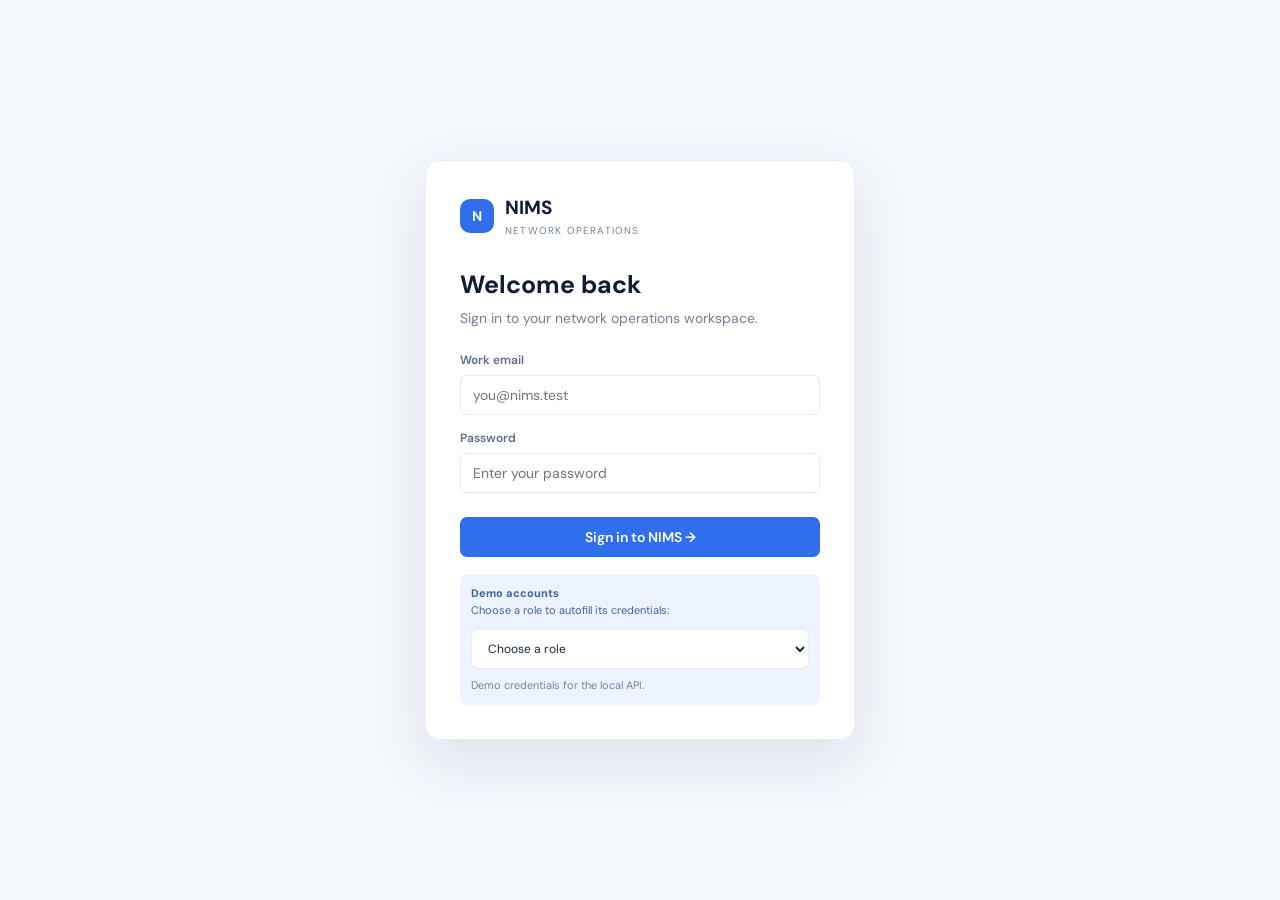
<file: v2/roles/operator/index.html>
<!doctype html>
<html lang="en">
<head>
  <meta charset="UTF-8">
  <meta name="viewport" content="width=device-width, initial-scale=1.0">
  <title>NIMS | Network Operator</title>
  <link rel="stylesheet" href="css/styles.css">
  <link rel="stylesheet" href="css/role.css">
</head>
<body data-role="operator">
  <div id="app"></div><div id="toast-region" class="toast-region" aria-live="polite"></div>
  <script type="module" src="js/main.js"></script>
</body>
</html>
</file>
<file: login.css>
:root { --navy:#101b35; --blue:#2f6fed; --blue-soft:#edf3ff; --ink:#17233d; --muted:#73809a; --line:#e7ebf3; --red:#d84a4a; --red-soft:#ffeded; }
* { box-sizing:border-box; }
body { margin:0; color:var(--ink); background:#f4f7fc; font:14px "DM Sans",Arial,sans-serif; }
button,input,select { font:inherit; }
.login-screen { min-height:100vh; display:grid; place-items:center; padding:20px; }
.login-card { width:min(430px,100%); background:#fff; padding:34px; border:1px solid var(--line); border-radius:15px; box-shadow:0 20px 60px rgba(28,48,90,.1); }
.brand { display:flex; gap:11px; align-items:center; padding-bottom:30px; }
.brand-mark { width:34px; height:34px; display:grid; place-items:center; border-radius:10px; background:var(--blue); color:#fff; font-weight:700; }
.brand strong { display:block; color:var(--navy); font-size:19px; }
.brand small { color:var(--muted); font-size:10px; letter-spacing:.12em; text-transform:uppercase; }
h1 { margin:0 0 8px; color:var(--navy); font-size:25px; }
.subhead { margin:0 0 25px; color:var(--muted); }
.form-group { display:grid; gap:7px; margin-bottom:15px; }
.form-group label { color:#5f6b83; font-size:12px; font-weight:600; }
.field { width:100%; padding:10px 12px; border:1px solid var(--line); border-radius:7px; background:#fff; color:var(--ink); outline:none; }
.field:focus { border-color:var(--blue); box-shadow:0 0 0 3px var(--blue-soft); }
.btn { width:100%; margin-top:9px; padding:11px 15px; border:0; border-radius:7px; background:var(--blue); color:#fff; font-weight:600; cursor:pointer; }
.demo-note { margin-top:17px; padding:11px; border-radius:7px; background:var(--blue-soft); color:#4262a0; font-size:11px; line-height:1.6; }
.demo-note .field { margin-top:9px; font-size:12px; }
.demo-credentials { display:block; margin-top:8px; color:#7285ab; }
.login-error { padding:9px 10px; border-radius:6px; background:var(--red-soft); color:var(--red); font-size:12px; }
.hidden { display:none; }
</file>
<file: v2/login.css>
:root { --navy:#101b35; --blue:#2f6fed; --blue-soft:#edf3ff; --ink:#17233d; --muted:#73809a; --line:#e7ebf3; --red:#d84a4a; --red-soft:#ffeded; }
* { box-sizing:border-box; }
body { margin:0; color:var(--ink); background:#f4f7fc; font:14px "DM Sans",Arial,sans-serif; }
button,input,select { font:inherit; }
.login-screen { min-height:100vh; display:grid; place-items:center; padding:20px; }
.login-card { width:min(430px,100%); background:#fff; padding:34px; border:1px solid var(--line); border-radius:15px; box-shadow:0 20px 60px rgba(28,48,90,.1); }
.brand { display:flex; gap:11px; align-items:center; padding-bottom:30px; }
.brand-mark { width:34px; height:34px; display:grid; place-items:center; border-radius:10px; background:var(--blue); color:#fff; font-weight:700; }
.brand strong { display:block; color:var(--navy); font-size:19px; }
.brand small { color:var(--muted); font-size:10px; letter-spacing:.12em; text-transform:uppercase; }
h1 { margin:0 0 8px; color:var(--navy); font-size:25px; }
.subhead { margin:0 0 25px; color:var(--muted); }
.form-group { display:grid; gap:7px; margin-bottom:15px; }
.form-group label { color:#5f6b83; font-size:12px; font-weight:600; }
.field { width:100%; padding:10px 12px; border:1px solid var(--line); border-radius:7px; background:#fff; color:var(--ink); outline:none; }
.field:focus { border-color:var(--blue); box-shadow:0 0 0 3px var(--blue-soft); }
.btn { width:100%; margin-top:9px; padding:11px 15px; border:0; border-radius:7px; background:var(--blue); color:#fff; font-weight:600; cursor:pointer; }
.demo-note { margin-top:17px; padding:11px; border-radius:7px; background:var(--blue-soft); color:#4262a0; font-size:11px; line-height:1.6; }
.demo-note .field { margin-top:9px; font-size:12px; }
.demo-credentials { display:block; margin-top:8px; color:#7285ab; }
.login-error { padding:9px 10px; border-radius:6px; background:var(--red-soft); color:var(--red); font-size:12px; }
.hidden { display:none; }
</file>
<file: roles/admin/css/styles.css>
:root {
  --navy: #101b35;
  --navy-2: #172443;
  --blue: #2f6fed;
  --blue-soft: #edf3ff;
  --ink: #17233d;
  --muted: #73809a;
  --line: #e7ebf3;
  --surface: #fff;
  --canvas: #f7f8fb;
  --green: #159570;
  --green-soft: #e8f7f1;
  --amber: #c17a12;
  --amber-soft: #fff5df;
  --red: #d84a4a;
  --red-soft: #ffeded;
  --shadow: 0 12px 30px rgba(27, 44, 80, .07);
}
* { box-sizing: border-box; }
body { margin: 0; color: var(--ink); background: var(--canvas); font: 14px "DM Sans", sans-serif; }
button, input, select, textarea { font: inherit; }
button { cursor: pointer; border: 0; }
.hidden { display: none !important; }
.app-shell { display: flex; min-height: 100vh; }
.sidebar { width: 250px; background: var(--navy); color: #dce5fc; padding: 24px 14px; flex-shrink: 0; }
.brand { display: flex; gap: 11px; align-items: center; padding: 0 12px 29px; }
.brand-mark { width: 34px; height: 34px; border-radius: 10px; background: #3478f6; display: grid; place-items: center; font: 700 16px "Space Grotesk"; color: white; }
.brand strong { display: block; font: 700 19px "Space Grotesk"; color: white; letter-spacing: .03em; }
.brand small { color: #8393b7; font-size: 10px; text-transform: uppercase; letter-spacing: .12em; }
.nav-label { color: #68799f; font-size: 10px; font-weight: 700; letter-spacing: .12em; text-transform: uppercase; padding: 18px 13px 8px; }
.nav-item { width: 100%; color: #aebbd7; background: transparent; padding: 11px 13px; border-radius: 8px; text-align: left; display: flex; align-items: center; gap: 11px; margin: 2px 0; }
.nav-item:hover, .nav-item.active { background: #22345d; color: white; }
.nav-icon { width: 18px; text-align: center; opacity: .8; }
.sidebar-footer { border-top: 1px solid #293858; margin-top: 27px; padding: 17px 12px 0; }
.role-chip { color: #92ace0; font-size: 12px; }
.main { flex: 1; min-width: 0; }
.topbar { height: 74px; padding: 0 34px; display: flex; align-items: center; justify-content: space-between; background: white; border-bottom: 1px solid var(--line); }
.crumb { color: var(--muted); font-size: 13px; }
.top-actions { display: flex; align-items: center; gap: 16px; }
.icon-btn { background: transparent; font-size: 18px; color: var(--muted); position: relative; }
.dot { width: 7px; height: 7px; border-radius: 50%; background: var(--red); position: absolute; top: 0; right: -2px; border: 2px solid white; }
.avatar { width: 34px; height: 34px; background: var(--blue-soft); color: var(--blue); border-radius: 50%; display: grid; place-items: center; font-weight: 700; }
.content { padding: 31px 34px 50px; max-width: 1600px; }
.page-head { display: flex; justify-content: space-between; align-items: flex-start; margin-bottom: 27px; gap: 15px; }
h1, h2, h3 { font-family: "Space Grotesk", sans-serif; margin: 0; color: var(--navy); }
h1 { font-size: 25px; letter-spacing: -.025em; }
h2 { font-size: 17px; }
h3 { font-size: 15px; }
.subhead { margin: 7px 0 0; color: var(--muted); }
.btn { border-radius: 7px; padding: 10px 15px; font-weight: 600; display: inline-flex; gap: 8px; align-items: center; justify-content: center; }
.btn-primary { background: var(--blue); color: white; box-shadow: 0 5px 12px rgba(47,111,237,.18); }
.btn-primary:hover { background: #245fd6; }
.btn-secondary { background: white; border: 1px solid var(--line); color: var(--ink); }
.btn-danger { color: var(--red); background: var(--red-soft); }
.text-red { color: var(--red) !important; }
.clickable { cursor: pointer; }
.clickable:hover td { background: #f8faff; }
.table-action { background: transparent; color: var(--blue); font-size: 12px; font-weight: 700; margin-right: 10px; padding: 3px 0; }
.table-action.danger { color: var(--red); }
.detail-actions { display: flex; align-items: center; justify-content: flex-end; gap: 9px; margin: -12px 0 20px; }
.detail-grid { display: grid; grid-template-columns: repeat(2, 1fr); gap: 20px; }
.detail-grid > div { display: grid; gap: 6px; }
.detail-grid .wide { grid-column: 1 / -1; }
.detail-grid strong { color: var(--navy); font-size: 13px; font-weight: 600; }
.sla-copy { font-size: 12px; line-height: 1.8; margin-top: 16px; }
.sla-preview { padding: 17px; color: #4262a0; line-height: 1.8; background: var(--blue-soft); border-radius: 8px; }
.notice { padding: 13px 15px; border-radius: 8px; color: #4262a0; background: var(--blue-soft); font-size: 12px; line-height: 1.6; margin-bottom: 17px; }
.note { border-bottom: 1px solid var(--line); padding: 12px 0; }
.note:last-child { border-bottom: 0; }
.note strong { color: var(--navy); font-size: 12px; }
.note span { color: var(--muted); font-size: 11px; margin-left: 9px; }
.note p { color: #4a5872; margin: 7px 0 0; line-height: 1.5; }
.impact-row { display: grid; grid-template-columns: 1.1fr 1.5fr auto; gap: 12px; align-items: center; padding: 12px 0; border-bottom: 1px solid var(--line); font-size: 12px; }
.impact-row:last-child { border-bottom: 0; }
.notification { display: flex; align-items: flex-start; gap: 13px; padding: 15px 4px; border-bottom: 1px solid var(--line); position: relative; cursor: pointer; }
.notification:last-child { border-bottom: 0; }
.notification.read { opacity: .58; }
.notification-icon { width: 30px; height: 30px; border-radius: 50%; display: grid; place-items: center; background: var(--blue-soft); color: var(--blue); flex-shrink: 0; }
.notification strong { color: var(--navy); font-size: 13px; }
.notification p { color: var(--muted); margin: 4px 0; font-size: 12px; }
.notification small { color: #9aa3b5; font-size: 11px; }
.unread-dot { width: 7px; height: 7px; background: var(--blue); border-radius: 50%; margin-left: auto; margin-top: 8px; }
.check-row { display: flex; gap: 10px; align-items: center; padding: 13px 0; border-bottom: 1px solid var(--line); color: #4a5872; font-size: 13px; }
.stats { display: grid; grid-template-columns: repeat(4, minmax(0, 1fr)); gap: 15px; margin-bottom: 22px; }
.stat-card, .panel { background: white; border: 1px solid var(--line); border-radius: 11px; box-shadow: var(--shadow); }
.stat-card { padding: 18px 19px; position: relative; overflow: hidden; }
.stat-card:after { content: ""; position: absolute; width: 80px; height: 80px; border-radius: 50%; right: -25px; top: -25px; background: var(--blue-soft); }
.stat-label { color: var(--muted); font-size: 12px; font-weight: 600; }
.stat-value { display: block; font: 700 27px "Space Grotesk"; margin-top: 10px; }
.stat-trend { color: var(--green); font-size: 11px; margin-top: 8px; display: block; }
.grid-2 { display: grid; grid-template-columns: 1.4fr 1fr; gap: 20px; }
.panel { padding: 21px; margin-bottom: 20px; }
.panel-head { display: flex; justify-content: space-between; align-items: center; margin-bottom: 18px; gap: 12px; }
.panel-link { color: var(--blue); font-size: 12px; font-weight: 600; background: transparent; }
.table-wrap { overflow-x: auto; }
table { width: 100%; border-collapse: collapse; }
th { text-align: left; padding: 0 12px 11px; color: #8a94a9; font-size: 11px; font-weight: 700; text-transform: uppercase; letter-spacing: .05em; }
td { padding: 14px 12px; border-top: 1px solid #eff1f5; color: #3e4b66; white-space: nowrap; }
td:first-child, th:first-child { padding-left: 0; }
td:last-child, th:last-child { padding-right: 0; }
.primary-text { color: var(--navy); font-weight: 600; }
.muted { color: var(--muted); }
.badge { display: inline-flex; align-items: center; gap: 5px; border-radius: 20px; padding: 5px 9px; font-size: 11px; font-weight: 700; }
.badge:before { content: ""; width: 5px; height: 5px; border-radius: 50%; background: currentColor; }
.badge.green { background: var(--green-soft); color: var(--green); }
.badge.blue { background: var(--blue-soft); color: var(--blue); }
.badge.amber { background: var(--amber-soft); color: var(--amber); }
.badge.red { background: var(--red-soft); color: var(--red); }
.metric-list { display: grid; gap: 17px; }
.metric-row { display: grid; gap: 7px; }
.metric-title { display: flex; justify-content: space-between; font-size: 12px; }
.bar { height: 7px; border-radius: 10px; background: #eef1f6; overflow: hidden; }
.bar span { display: block; height: 100%; border-radius: inherit; background: var(--blue); }
.bar.green span { background: var(--green); }
.chart { display: flex; align-items: end; gap: 13px; height: 175px; padding: 10px 5px 0; border-bottom: 1px solid var(--line); }
.bar-col { flex: 1; text-align: center; color: var(--muted); font-size: 10px; }
.bar-col i { display: block; background: #bfd2fa; min-height: 8px; border-radius: 5px 5px 0 0; margin-bottom: 8px; }
.bar-col:nth-child(3n) i { background: var(--blue); }
.filters { display: flex; gap: 10px; flex-wrap: wrap; margin-bottom: 17px; }
.field, .search { border: 1px solid var(--line); border-radius: 7px; padding: 10px 12px; background: white; color: var(--ink); outline: none; }
.field:focus, .search:focus, textarea:focus { border-color: var(--blue); box-shadow: 0 0 0 3px var(--blue-soft); }
.search { min-width: 260px; }
.form-grid { display: grid; grid-template-columns: repeat(2, 1fr); gap: 16px; }
.form-group { display: grid; gap: 7px; }
.form-group.full { grid-column: 1 / -1; }
.form-group label { font-size: 12px; color: #5f6b83; font-weight: 600; }
textarea.field { min-height: 100px; resize: vertical; }
.form-actions { display: flex; justify-content: flex-end; gap: 9px; margin-top: 21px; }
.timeline { display: grid; gap: 0; }
.timeline-item { display: grid; grid-template-columns: 18px 1fr; gap: 13px; min-height: 64px; }
.timeline-dot { width: 11px; height: 11px; border-radius: 50%; background: var(--blue); margin-top: 4px; position: relative; }
.timeline-dot:after { content: ""; position: absolute; left: 5px; top: 11px; width: 1px; height: 52px; background: #dce3f0; }
.timeline-item:last-child .timeline-dot:after { display: none; }
.timeline-title { font-weight: 600; font-size: 13px; }
.timeline-meta { color: var(--muted); font-size: 11px; margin-top: 4px; }
.infra-tree { display: grid; gap: 10px; }
.tree-tower { border: 1px solid var(--line); border-radius: 8px; padding: 12px; }
.tree-tower > summary { cursor: pointer; font-weight: 700; color: var(--navy); }
.tree-router { margin: 12px 0 0 19px; padding: 10px; background: #fafbfe; border-radius: 7px; color: #44516a; }
.customer-pills { display: flex; flex-wrap: wrap; gap: 5px; margin: 8px 0 0 22px; }
.customer-pill { background: white; border: 1px solid var(--line); padding: 4px 7px; border-radius: 5px; color: var(--muted); font-size: 11px; }
.empty { text-align: center; padding: 35px; color: var(--muted); }
.modal-backdrop { position: fixed; inset: 0; background: rgba(15,27,53,.42); display: grid; place-items: center; z-index: 20; padding: 20px; }
.modal { width: min(650px, 100%); max-height: 90vh; overflow-y: auto; background: white; border-radius: 12px; padding: 24px; box-shadow: 0 22px 65px rgba(0,0,0,.2); }
.modal-head { display: flex; align-items: center; justify-content: space-between; margin-bottom: 21px; }
.close { background: transparent; font-size: 22px; color: var(--muted); }
.toast-region { position: fixed; bottom: 22px; right: 22px; z-index: 50; display: grid; gap: 8px; }
.toast { background: var(--navy); color: white; padding: 12px 17px; border-radius: 7px; box-shadow: var(--shadow); animation: slide .2s ease-out; }
@keyframes slide { from { transform: translateY(10px); opacity: 0; } to { transform: none; opacity: 1; } }
.login-screen { min-height: 100vh; display: grid; place-items: center; background: #f4f7fc; padding: 20px; }
.login-card { width: min(430px, 100%); background: white; padding: 34px; border: 1px solid var(--line); border-radius: 15px; box-shadow: 0 20px 60px rgba(28,48,90,.1); }
.login-card .brand { padding: 0 0 30px; }
.login-card h1 { font-size: 25px; margin-bottom: 8px; }
.login-card .subhead { margin-bottom: 25px; }
.login-card .btn { width: 100%; margin-top: 9px; }
.demo-note { margin-top: 17px; padding: 11px; border-radius: 7px; background: var(--blue-soft); color: #4262a0; font-size: 11px; line-height: 1.6; }
.demo-note .field { width: 100%; margin-top: 9px; font-size: 12px; }
.demo-credentials { display: block; margin-top: 8px; color: #7285ab; }
.login-error { color: var(--red); background: var(--red-soft); border-radius: 6px; padding: 9px 10px; font-size: 12px; margin: 14px 0 0; }
@media (max-width: 1050px) { .sidebar { width: 215px; } .content { padding: 25px; } .grid-2 { grid-template-columns: 1fr; } }
@media (max-width: 760px) { .sidebar { width: 62px; padding: 18px 8px; } .brand { padding: 0 5px 26px; } .brand > div:last-child, .nav-label, .nav-item span:not(.nav-icon), .sidebar-footer { display: none; } .nav-item { justify-content: center; padding: 12px 0; } .topbar { padding: 0 18px; } .content { padding: 22px 15px 40px; } .stats { grid-template-columns: repeat(2, 1fr); } .page-head { align-items: stretch; flex-direction: column; } .form-grid, .detail-grid { grid-template-columns: 1fr; } .form-group.full, .detail-grid .wide { grid-column: auto; } .detail-actions { justify-content: flex-start; flex-wrap: wrap; } .impact-row { grid-template-columns: 1fr; gap: 5px; } }
@media (max-width: 430px) { .stats { grid-template-columns: 1fr; } .search { min-width: 100%; } .filters .field { flex: 1; min-width: 120px; } }

/* Admin workspace theme */
</file>
<file: roles/admin/css/role.css>
.role-admin { --role-accent: #2f6fed; }
.role-admin .brand-mark { background: #2f6fed; }
.role-admin .role-chip { color: #9bbaff; }
</file>
<file: roles/customer/css/styles.css>
:root {
  --navy: #101b35;
  --navy-2: #172443;
  --blue: #2f6fed;
  --blue-soft: #edf3ff;
  --ink: #17233d;
  --muted: #73809a;
  --line: #e7ebf3;
  --surface: #fff;
  --canvas: #f7f8fb;
  --green: #159570;
  --green-soft: #e8f7f1;
  --amber: #c17a12;
  --amber-soft: #fff5df;
  --red: #d84a4a;
  --red-soft: #ffeded;
  --shadow: 0 12px 30px rgba(27, 44, 80, .07);
}
* { box-sizing: border-box; }
body { margin: 0; color: var(--ink); background: var(--canvas); font: 14px "DM Sans", sans-serif; }
button, input, select, textarea { font: inherit; }
button { cursor: pointer; border: 0; }
.hidden { display: none !important; }
.app-shell { display: flex; min-height: 100vh; }
.sidebar { width: 250px; background: var(--navy); color: #dce5fc; padding: 24px 14px; flex-shrink: 0; }
.brand { display: flex; gap: 11px; align-items: center; padding: 0 12px 29px; }
.brand-mark { width: 34px; height: 34px; border-radius: 10px; background: #3478f6; display: grid; place-items: center; font: 700 16px "Space Grotesk"; color: white; }
.brand strong { display: block; font: 700 19px "Space Grotesk"; color: white; letter-spacing: .03em; }
.brand small { color: #8393b7; font-size: 10px; text-transform: uppercase; letter-spacing: .12em; }
.nav-label { color: #68799f; font-size: 10px; font-weight: 700; letter-spacing: .12em; text-transform: uppercase; padding: 18px 13px 8px; }
.nav-item { width: 100%; color: #aebbd7; background: transparent; padding: 11px 13px; border-radius: 8px; text-align: left; display: flex; align-items: center; gap: 11px; margin: 2px 0; }
.nav-item:hover, .nav-item.active { background: #22345d; color: white; }
.nav-icon { width: 18px; text-align: center; opacity: .8; }
.sidebar-footer { border-top: 1px solid #293858; margin-top: 27px; padding: 17px 12px 0; }
.role-chip { color: #92ace0; font-size: 12px; }
.main { flex: 1; min-width: 0; }
.topbar { height: 74px; padding: 0 34px; display: flex; align-items: center; justify-content: space-between; background: white; border-bottom: 1px solid var(--line); }
.crumb { color: var(--muted); font-size: 13px; }
.top-actions { display: flex; align-items: center; gap: 16px; }
.icon-btn { background: transparent; font-size: 18px; color: var(--muted); position: relative; }
.dot { width: 7px; height: 7px; border-radius: 50%; background: var(--red); position: absolute; top: 0; right: -2px; border: 2px solid white; }
.avatar { width: 34px; height: 34px; background: var(--blue-soft); color: var(--blue); border-radius: 50%; display: grid; place-items: center; font-weight: 700; }
.content { padding: 31px 34px 50px; max-width: 1600px; }
.page-head { display: flex; justify-content: space-between; align-items: flex-start; margin-bottom: 27px; gap: 15px; }
h1, h2, h3 { font-family: "Space Grotesk", sans-serif; margin: 0; color: var(--navy); }
h1 { font-size: 25px; letter-spacing: -.025em; }
h2 { font-size: 17px; }
h3 { font-size: 15px; }
.subhead { margin: 7px 0 0; color: var(--muted); }
.btn { border-radius: 7px; padding: 10px 15px; font-weight: 600; display: inline-flex; gap: 8px; align-items: center; justify-content: center; }
.btn-primary { background: var(--blue); color: white; box-shadow: 0 5px 12px rgba(47,111,237,.18); }
.btn-primary:hover { background: #245fd6; }
.btn-secondary { background: white; border: 1px solid var(--line); color: var(--ink); }
.btn-danger { color: var(--red); background: var(--red-soft); }
.text-red { color: var(--red) !important; }
.clickable { cursor: pointer; }
.clickable:hover td { background: #f8faff; }
.table-action { background: transparent; color: var(--blue); font-size: 12px; font-weight: 700; margin-right: 10px; padding: 3px 0; }
.table-action.danger { color: var(--red); }
.detail-actions { display: flex; align-items: center; justify-content: flex-end; gap: 9px; margin: -12px 0 20px; }
.detail-grid { display: grid; grid-template-columns: repeat(2, 1fr); gap: 20px; }
.detail-grid > div { display: grid; gap: 6px; }
.detail-grid .wide { grid-column: 1 / -1; }
.detail-grid strong { color: var(--navy); font-size: 13px; font-weight: 600; }
.sla-copy { font-size: 12px; line-height: 1.8; margin-top: 16px; }
.sla-preview { padding: 17px; color: #4262a0; line-height: 1.8; background: var(--blue-soft); border-radius: 8px; }
.notice { padding: 13px 15px; border-radius: 8px; color: #4262a0; background: var(--blue-soft); font-size: 12px; line-height: 1.6; margin-bottom: 17px; }
.note { border-bottom: 1px solid var(--line); padding: 12px 0; }
.note:last-child { border-bottom: 0; }
.note strong { color: var(--navy); font-size: 12px; }
.note span { color: var(--muted); font-size: 11px; margin-left: 9px; }
.note p { color: #4a5872; margin: 7px 0 0; line-height: 1.5; }
.impact-row { display: grid; grid-template-columns: 1.1fr 1.5fr auto; gap: 12px; align-items: center; padding: 12px 0; border-bottom: 1px solid var(--line); font-size: 12px; }
.impact-row:last-child { border-bottom: 0; }
.notification { display: flex; align-items: flex-start; gap: 13px; padding: 15px 4px; border-bottom: 1px solid var(--line); position: relative; cursor: pointer; }
.notification:last-child { border-bottom: 0; }
.notification.read { opacity: .58; }
.notification-icon { width: 30px; height: 30px; border-radius: 50%; display: grid; place-items: center; background: var(--blue-soft); color: var(--blue); flex-shrink: 0; }
.notification strong { color: var(--navy); font-size: 13px; }
.notification p { color: var(--muted); margin: 4px 0; font-size: 12px; }
.notification small { color: #9aa3b5; font-size: 11px; }
.unread-dot { width: 7px; height: 7px; background: var(--blue); border-radius: 50%; margin-left: auto; margin-top: 8px; }
.check-row { display: flex; gap: 10px; align-items: center; padding: 13px 0; border-bottom: 1px solid var(--line); color: #4a5872; font-size: 13px; }
.stats { display: grid; grid-template-columns: repeat(4, minmax(0, 1fr)); gap: 15px; margin-bottom: 22px; }
.stat-card, .panel { background: white; border: 1px solid var(--line); border-radius: 11px; box-shadow: var(--shadow); }
.stat-card { padding: 18px 19px; position: relative; overflow: hidden; }
.stat-card:after { content: ""; position: absolute; width: 80px; height: 80px; border-radius: 50%; right: -25px; top: -25px; background: var(--blue-soft); }
.stat-label { color: var(--muted); font-size: 12px; font-weight: 600; }
.stat-value { display: block; font: 700 27px "Space Grotesk"; margin-top: 10px; }
.stat-trend { color: var(--green); font-size: 11px; margin-top: 8px; display: block; }
.grid-2 { display: grid; grid-template-columns: 1.4fr 1fr; gap: 20px; }
.panel { padding: 21px; margin-bottom: 20px; }
.panel-head { display: flex; justify-content: space-between; align-items: center; margin-bottom: 18px; gap: 12px; }
.panel-link { color: var(--blue); font-size: 12px; font-weight: 600; background: transparent; }
.table-wrap { overflow-x: auto; }
table { width: 100%; border-collapse: collapse; }
th { text-align: left; padding: 0 12px 11px; color: #8a94a9; font-size: 11px; font-weight: 700; text-transform: uppercase; letter-spacing: .05em; }
td { padding: 14px 12px; border-top: 1px solid #eff1f5; color: #3e4b66; white-space: nowrap; }
td:first-child, th:first-child { padding-left: 0; }
td:last-child, th:last-child { padding-right: 0; }
.primary-text { color: var(--navy); font-weight: 600; }
.muted { color: var(--muted); }
.badge { display: inline-flex; align-items: center; gap: 5px; border-radius: 20px; padding: 5px 9px; font-size: 11px; font-weight: 700; }
.badge:before { content: ""; width: 5px; height: 5px; border-radius: 50%; background: currentColor; }
.badge.green { background: var(--green-soft); color: var(--green); }
.badge.blue { background: var(--blue-soft); color: var(--blue); }
.badge.amber { background: var(--amber-soft); color: var(--amber); }
.badge.red { background: var(--red-soft); color: var(--red); }
.metric-list { display: grid; gap: 17px; }
.metric-row { display: grid; gap: 7px; }
.metric-title { display: flex; justify-content: space-between; font-size: 12px; }
.bar { height: 7px; border-radius: 10px; background: #eef1f6; overflow: hidden; }
.bar span { display: block; height: 100%; border-radius: inherit; background: var(--blue); }
.bar.green span { background: var(--green); }
.chart { display: flex; align-items: end; gap: 13px; height: 175px; padding: 10px 5px 0; border-bottom: 1px solid var(--line); }
.bar-col { flex: 1; text-align: center; color: var(--muted); font-size: 10px; }
.bar-col i { display: block; background: #bfd2fa; min-height: 8px; border-radius: 5px 5px 0 0; margin-bottom: 8px; }
.bar-col:nth-child(3n) i { background: var(--blue); }
.filters { display: flex; gap: 10px; flex-wrap: wrap; margin-bottom: 17px; }
.field, .search { border: 1px solid var(--line); border-radius: 7px; padding: 10px 12px; background: white; color: var(--ink); outline: none; }
.field:focus, .search:focus, textarea:focus { border-color: var(--blue); box-shadow: 0 0 0 3px var(--blue-soft); }
.search { min-width: 260px; }
.form-grid { display: grid; grid-template-columns: repeat(2, 1fr); gap: 16px; }
.form-group { display: grid; gap: 7px; }
.form-group.full { grid-column: 1 / -1; }
.form-group label { font-size: 12px; color: #5f6b83; font-weight: 600; }
textarea.field { min-height: 100px; resize: vertical; }
.form-actions { display: flex; justify-content: flex-end; gap: 9px; margin-top: 21px; }
.timeline { display: grid; gap: 0; }
.timeline-item { display: grid; grid-template-columns: 18px 1fr; gap: 13px; min-height: 64px; }
.timeline-dot { width: 11px; height: 11px; border-radius: 50%; background: var(--blue); margin-top: 4px; position: relative; }
.timeline-dot:after { content: ""; position: absolute; left: 5px; top: 11px; width: 1px; height: 52px; background: #dce3f0; }
.timeline-item:last-child .timeline-dot:after { display: none; }
.timeline-title { font-weight: 600; font-size: 13px; }
.timeline-meta { color: var(--muted); font-size: 11px; margin-top: 4px; }
.infra-tree { display: grid; gap: 10px; }
.tree-tower { border: 1px solid var(--line); border-radius: 8px; padding: 12px; }
.tree-tower > summary { cursor: pointer; font-weight: 700; color: var(--navy); }
.tree-router { margin: 12px 0 0 19px; padding: 10px; background: #fafbfe; border-radius: 7px; color: #44516a; }
.customer-pills { display: flex; flex-wrap: wrap; gap: 5px; margin: 8px 0 0 22px; }
.customer-pill { background: white; border: 1px solid var(--line); padding: 4px 7px; border-radius: 5px; color: var(--muted); font-size: 11px; }
.empty { text-align: center; padding: 35px; color: var(--muted); }
.modal-backdrop { position: fixed; inset: 0; background: rgba(15,27,53,.24); display: grid; place-items: center; z-index: 20; padding: 20px; }
.modal { width: min(560px, 42vw); max-width: 560px; max-height: 82vh; overflow-y: auto; background: white; border-radius: 14px; padding: 24px 22px 18px; box-shadow: 0 26px 70px rgba(18,24,36,.18); }
.modal-head { display: flex; align-items: center; justify-content: space-between; margin-bottom: 21px; }
.modal-head h2 { font-size: 24px; letter-spacing: -.03em; }
.close { background: transparent; font-size: 22px; color: var(--muted); }
.compact-form { display: grid; gap: 16px; }
.compact-form .field { min-height: 42px; }
.compact-form textarea.field { min-height: 110px; }
.modal-actions { justify-content: flex-end; }
.modal-submit { background: linear-gradient(180deg, #40c96e, #2ea75c); min-width: 180px; }
.toast-region { position: fixed; bottom: 22px; right: 22px; z-index: 50; display: grid; gap: 8px; }
.toast { background: var(--navy); color: white; padding: 12px 17px; border-radius: 7px; box-shadow: var(--shadow); animation: slide .2s ease-out; }
@keyframes slide { from { transform: translateY(10px); opacity: 0; } to { transform: none; opacity: 1; } }
.login-screen { min-height: 100vh; display: grid; place-items: center; background: #f4f7fc; padding: 20px; }
.login-card { width: min(430px, 100%); background: white; padding: 34px; border: 1px solid var(--line); border-radius: 15px; box-shadow: 0 20px 60px rgba(28,48,90,.1); }
.login-card .brand { padding: 0 0 30px; }
.login-card h1 { font-size: 25px; margin-bottom: 8px; }
.login-card .subhead { margin-bottom: 25px; }
.login-card .btn { width: 100%; margin-top: 9px; }
.demo-note { margin-top: 17px; padding: 11px; border-radius: 7px; background: var(--blue-soft); color: #4262a0; font-size: 11px; line-height: 1.6; }
.demo-note .field { width: 100%; margin-top: 9px; font-size: 12px; }
.demo-credentials { display: block; margin-top: 8px; color: #7285ab; }
.login-error { color: var(--red); background: var(--red-soft); border-radius: 6px; padding: 9px 10px; font-size: 12px; margin: 14px 0 0; }
.date-picker { min-width: 170px; }
.incident-summary { display: flex; gap: 12px; margin: 0 0 17px; }
.incident-summary-card { min-width: 145px; padding: 10px 14px; border-radius: 10px; border: 1px solid var(--line); background: #f9fafc; text-align: left; cursor: pointer; transition: box-shadow .15s ease, transform .15s ease; }
.incident-summary-card:hover { transform: translateY(-1px); box-shadow: 0 5px 14px rgba(27,44,80,.09); }
.incident-summary-card.selected { outline: 2px solid currentColor; outline-offset: 1px; }
.incident-summary-card small { display: block; margin-top: 5px; color: var(--muted); font-size: 10px; }
.incident-summary-card span { display: block; font-size: 11px; text-transform: uppercase; letter-spacing: .06em; color: var(--muted); }
.incident-summary-card strong { display: block; margin-top: 5px; font-size: 24px; font-family: "Space Grotesk", sans-serif; }
.incident-summary-card.success { background: var(--green-soft); border-color: rgba(21,149,112,.18); }
.incident-summary-card.success strong { color: var(--green); }
.incident-summary-card.warning { background: var(--amber-soft); border-color: rgba(193,122,18,.18); }
.incident-summary-card.warning strong { color: var(--amber); }
.service-updates { margin: 0 0 20px; padding: 20px; background: #fff; border: 1px solid var(--line); border-left: 4px solid var(--amber); border-radius: 11px; box-shadow: var(--shadow); }
.service-updates-title, .service-update-heading { display: flex; align-items: center; justify-content: space-between; gap: 14px; }
.service-updates-title { margin-bottom: 14px; }
.service-updates-title .muted { margin: 5px 0 0; font-size: 12px; }
.service-update { padding: 15px; border-radius: 8px; background: #fff8e9; }
.service-update p { margin: 8px 0; color: #5f6470; line-height: 1.6; }
.service-update small { color: var(--muted); font-size: 11px; }
.service-update-clear { background: var(--green-soft); }
.service-update-clear p { margin-bottom: 0; }
@media (max-width: 760px) { .service-updates-title, .service-update-heading { align-items: flex-start; flex-direction: column; } .incident-summary { flex-wrap: wrap; } }
@media (max-width: 1050px) { .sidebar { width: 215px; } .content { padding: 25px; } .grid-2 { grid-template-columns: 1fr; } }
@media (max-width: 760px) { .sidebar { width: 62px; padding: 18px 8px; } .brand { padding: 0 5px 26px; } .brand > div:last-child, .nav-label, .nav-item span:not(.nav-icon), .sidebar-footer { display: none; } .nav-item { justify-content: center; padding: 12px 0; } .topbar { padding: 0 18px; } .content { padding: 22px 15px 40px; } .stats { grid-template-columns: repeat(2, 1fr); } .page-head { align-items: stretch; flex-direction: column; } .form-grid, .detail-grid { grid-template-columns: 1fr; } .form-group.full, .detail-grid .wide { grid-column: auto; } .detail-actions { justify-content: flex-start; flex-wrap: wrap; } .impact-row { grid-template-columns: 1fr; gap: 5px; } }
@media (max-width: 430px) { .stats { grid-template-columns: 1fr; } .search { min-width: 100%; } .filters .field { flex: 1; min-width: 120px; } }

/* Customer workspace theme */
</file>
<file: roles/customer/css/role.css>
.role-customer { --role-accent: #0891b2; }
.role-customer .brand-mark { background: #0891b2; }
.role-customer .btn-primary { background: #0891b2; }
.role-customer .role-chip { color: #8de3f4; }
.role-customer .panel { box-shadow: 0 10px 24px rgba(8, 145, 178, .06); }
</file>
<file: roles/engineer/css/styles.css>
:root {
  --navy: #101b35;
  --navy-2: #172443;
  --blue: #2f6fed;
  --blue-soft: #edf3ff;
  --ink: #17233d;
  --muted: #73809a;
  --line: #e7ebf3;
  --surface: #fff;
  --canvas: #f7f8fb;
  --green: #159570;
  --green-soft: #e8f7f1;
  --amber: #c17a12;
  --amber-soft: #fff5df;
  --red: #d84a4a;
  --red-soft: #ffeded;
  --shadow: 0 12px 30px rgba(27, 44, 80, .07);
}
* { box-sizing: border-box; }
body { margin: 0; color: var(--ink); background: var(--canvas); font: 14px "DM Sans", sans-serif; }
button, input, select, textarea { font: inherit; }
button { cursor: pointer; border: 0; }
.hidden { display: none !important; }
.app-shell { display: flex; min-height: 100vh; }
.sidebar { width: 250px; background: var(--navy); color: #dce5fc; padding: 24px 14px; flex-shrink: 0; }
.brand { display: flex; gap: 11px; align-items: center; padding: 0 12px 29px; }
.brand-mark { width: 34px; height: 34px; border-radius: 10px; background: #3478f6; display: grid; place-items: center; font: 700 16px "Space Grotesk"; color: white; }
.brand strong { display: block; font: 700 19px "Space Grotesk"; color: white; letter-spacing: .03em; }
.brand small { color: #8393b7; font-size: 10px; text-transform: uppercase; letter-spacing: .12em; }
.nav-label { color: #68799f; font-size: 10px; font-weight: 700; letter-spacing: .12em; text-transform: uppercase; padding: 18px 13px 8px; }
.nav-item { width: 100%; color: #aebbd7; background: transparent; padding: 11px 13px; border-radius: 8px; text-align: left; display: flex; align-items: center; gap: 11px; margin: 2px 0; }
.nav-item:hover, .nav-item.active { background: #22345d; color: white; }
.nav-icon { width: 18px; text-align: center; opacity: .8; }
.sidebar-footer { border-top: 1px solid #293858; margin-top: 27px; padding: 17px 12px 0; }
.role-chip { color: #92ace0; font-size: 12px; }
.main { flex: 1; min-width: 0; }
.topbar { height: 74px; padding: 0 34px; display: flex; align-items: center; justify-content: space-between; background: white; border-bottom: 1px solid var(--line); }
.crumb { color: var(--muted); font-size: 13px; }
.top-actions { display: flex; align-items: center; gap: 16px; }
.icon-btn { background: transparent; font-size: 18px; color: var(--muted); position: relative; }
.dot { width: 7px; height: 7px; border-radius: 50%; background: var(--red); position: absolute; top: 0; right: -2px; border: 2px solid white; }
.avatar { width: 34px; height: 34px; background: var(--blue-soft); color: var(--blue); border-radius: 50%; display: grid; place-items: center; font-weight: 700; }
.content { padding: 31px 34px 50px; max-width: 1600px; }
.page-head { display: flex; justify-content: space-between; align-items: flex-start; margin-bottom: 27px; gap: 15px; }
h1, h2, h3 { font-family: "Space Grotesk", sans-serif; margin: 0; color: var(--navy); }
h1 { font-size: 25px; letter-spacing: -.025em; }
h2 { font-size: 17px; }
h3 { font-size: 15px; }
.subhead { margin: 7px 0 0; color: var(--muted); }
.btn { border-radius: 7px; padding: 10px 15px; font-weight: 600; display: inline-flex; gap: 8px; align-items: center; justify-content: center; }
.btn-primary { background: var(--blue); color: white; box-shadow: 0 5px 12px rgba(47,111,237,.18); }
.btn-primary:hover { background: #245fd6; }
.btn-secondary { background: white; border: 1px solid var(--line); color: var(--ink); }
.btn-danger { color: var(--red); background: var(--red-soft); }
.text-red { color: var(--red) !important; }
.clickable { cursor: pointer; }
.clickable:hover td { background: #f8faff; }
.table-action { background: transparent; color: var(--blue); font-size: 12px; font-weight: 700; margin-right: 10px; padding: 3px 0; }
.table-action.danger { color: var(--red); }
.detail-actions { display: flex; align-items: center; justify-content: flex-end; gap: 9px; margin: -12px 0 20px; }
.detail-grid { display: grid; grid-template-columns: repeat(2, 1fr); gap: 20px; }
.detail-grid > div { display: grid; gap: 6px; }
.detail-grid .wide { grid-column: 1 / -1; }
.detail-grid strong { color: var(--navy); font-size: 13px; font-weight: 600; }
.sla-copy { font-size: 12px; line-height: 1.8; margin-top: 16px; }
.sla-preview { padding: 17px; color: #4262a0; line-height: 1.8; background: var(--blue-soft); border-radius: 8px; }
.notice { padding: 13px 15px; border-radius: 8px; color: #4262a0; background: var(--blue-soft); font-size: 12px; line-height: 1.6; margin-bottom: 17px; }
.note { border-bottom: 1px solid var(--line); padding: 12px 0; }
.note:last-child { border-bottom: 0; }
.note strong { color: var(--navy); font-size: 12px; }
.note span { color: var(--muted); font-size: 11px; margin-left: 9px; }
.note p { color: #4a5872; margin: 7px 0 0; line-height: 1.5; }
.impact-row { display: grid; grid-template-columns: 1.1fr 1.5fr auto; gap: 12px; align-items: center; padding: 12px 0; border-bottom: 1px solid var(--line); font-size: 12px; }
.impact-row:last-child { border-bottom: 0; }
.notification { display: flex; align-items: flex-start; gap: 13px; padding: 15px 4px; border-bottom: 1px solid var(--line); position: relative; cursor: pointer; }
.notification:last-child { border-bottom: 0; }
.notification.read { opacity: .58; }
.notification-icon { width: 30px; height: 30px; border-radius: 50%; display: grid; place-items: center; background: var(--blue-soft); color: var(--blue); flex-shrink: 0; }
.notification strong { color: var(--navy); font-size: 13px; }
.notification p { color: var(--muted); margin: 4px 0; font-size: 12px; }
.notification small { color: #9aa3b5; font-size: 11px; }
.unread-dot { width: 7px; height: 7px; background: var(--blue); border-radius: 50%; margin-left: auto; margin-top: 8px; }
.check-row { display: flex; gap: 10px; align-items: center; padding: 13px 0; border-bottom: 1px solid var(--line); color: #4a5872; font-size: 13px; }
.stats { display: grid; grid-template-columns: repeat(4, minmax(0, 1fr)); gap: 15px; margin-bottom: 22px; }
.stat-card, .panel { background: white; border: 1px solid var(--line); border-radius: 11px; box-shadow: var(--shadow); }
.stat-card { padding: 18px 19px; position: relative; overflow: hidden; }
.stat-card:after { content: ""; position: absolute; width: 80px; height: 80px; border-radius: 50%; right: -25px; top: -25px; background: var(--blue-soft); }
.stat-label { color: var(--muted); font-size: 12px; font-weight: 600; }
.stat-value { display: block; font: 700 27px "Space Grotesk"; margin-top: 10px; }
.stat-trend { color: var(--green); font-size: 11px; margin-top: 8px; display: block; }
.grid-2 { display: grid; grid-template-columns: 1.4fr 1fr; gap: 20px; }
.panel { padding: 21px; margin-bottom: 20px; }
.panel-head { display: flex; justify-content: space-between; align-items: center; margin-bottom: 18px; gap: 12px; }
.panel-link { color: var(--blue); font-size: 12px; font-weight: 600; background: transparent; }
.table-wrap { overflow-x: auto; }
table { width: 100%; border-collapse: collapse; }
th { text-align: left; padding: 0 12px 11px; color: #8a94a9; font-size: 11px; font-weight: 700; text-transform: uppercase; letter-spacing: .05em; }
td { padding: 14px 12px; border-top: 1px solid #eff1f5; color: #3e4b66; white-space: nowrap; }
td:first-child, th:first-child { padding-left: 0; }
td:last-child, th:last-child { padding-right: 0; }
.primary-text { color: var(--navy); font-weight: 600; }
.muted { color: var(--muted); }
.badge { display: inline-flex; align-items: center; gap: 5px; border-radius: 20px; padding: 5px 9px; font-size: 11px; font-weight: 700; }
.badge:before { content: ""; width: 5px; height: 5px; border-radius: 50%; background: currentColor; }
.badge.green { background: var(--green-soft); color: var(--green); }
.badge.blue { background: var(--blue-soft); color: var(--blue); }
.badge.amber { background: var(--amber-soft); color: var(--amber); }
.badge.red { background: var(--red-soft); color: var(--red); }
.metric-list { display: grid; gap: 17px; }
.metric-row { display: grid; gap: 7px; }
.metric-title { display: flex; justify-content: space-between; font-size: 12px; }
.bar { height: 7px; border-radius: 10px; background: #eef1f6; overflow: hidden; }
.bar span { display: block; height: 100%; border-radius: inherit; background: var(--blue); }
.bar.green span { background: var(--green); }
.chart { display: flex; align-items: end; gap: 13px; height: 175px; padding: 10px 5px 0; border-bottom: 1px solid var(--line); }
.bar-col { flex: 1; text-align: center; color: var(--muted); font-size: 10px; }
.bar-col i { display: block; background: #bfd2fa; min-height: 8px; border-radius: 5px 5px 0 0; margin-bottom: 8px; }
.bar-col:nth-child(3n) i { background: var(--blue); }
.filters { display: flex; gap: 10px; flex-wrap: wrap; margin-bottom: 17px; }
.field, .search { border: 1px solid var(--line); border-radius: 7px; padding: 10px 12px; background: white; color: var(--ink); outline: none; }
.field:focus, .search:focus, textarea:focus { border-color: var(--blue); box-shadow: 0 0 0 3px var(--blue-soft); }
.search { min-width: 260px; }
.form-grid { display: grid; grid-template-columns: repeat(2, 1fr); gap: 16px; }
.form-group { display: grid; gap: 7px; }
.form-group.full { grid-column: 1 / -1; }
.form-group label { font-size: 12px; color: #5f6b83; font-weight: 600; }
textarea.field { min-height: 100px; resize: vertical; }
.form-actions { display: flex; justify-content: flex-end; gap: 9px; margin-top: 21px; }
.timeline { display: grid; gap: 0; }
.timeline-item { display: grid; grid-template-columns: 18px 1fr; gap: 13px; min-height: 64px; }
.timeline-dot { width: 11px; height: 11px; border-radius: 50%; background: var(--blue); margin-top: 4px; position: relative; }
.timeline-dot:after { content: ""; position: absolute; left: 5px; top: 11px; width: 1px; height: 52px; background: #dce3f0; }
.timeline-item:last-child .timeline-dot:after { display: none; }
.timeline-title { font-weight: 600; font-size: 13px; }
.timeline-meta { color: var(--muted); font-size: 11px; margin-top: 4px; }
.infra-tree { display: grid; gap: 10px; }
.tree-tower { border: 1px solid var(--line); border-radius: 8px; padding: 12px; }
.tree-tower > summary { cursor: pointer; font-weight: 700; color: var(--navy); }
.tree-router { margin: 12px 0 0 19px; padding: 10px; background: #fafbfe; border-radius: 7px; color: #44516a; }
.customer-pills { display: flex; flex-wrap: wrap; gap: 5px; margin: 8px 0 0 22px; }
.customer-pill { background: white; border: 1px solid var(--line); padding: 4px 7px; border-radius: 5px; color: var(--muted); font-size: 11px; }
.empty { text-align: center; padding: 35px; color: var(--muted); }
.modal-backdrop { position: fixed; inset: 0; background: rgba(15,27,53,.42); display: grid; place-items: center; z-index: 20; padding: 20px; }
.modal { width: min(650px, 100%); max-height: 90vh; overflow-y: auto; background: white; border-radius: 12px; padding: 24px; box-shadow: 0 22px 65px rgba(0,0,0,.2); }
.modal-head { display: flex; align-items: center; justify-content: space-between; margin-bottom: 21px; }
.close { background: transparent; font-size: 22px; color: var(--muted); }
.toast-region { position: fixed; bottom: 22px; right: 22px; z-index: 50; display: grid; gap: 8px; }
.toast { background: var(--navy); color: white; padding: 12px 17px; border-radius: 7px; box-shadow: var(--shadow); animation: slide .2s ease-out; }
@keyframes slide { from { transform: translateY(10px); opacity: 0; } to { transform: none; opacity: 1; } }
.login-screen { min-height: 100vh; display: grid; place-items: center; background: #f4f7fc; padding: 20px; }
.login-card { width: min(430px, 100%); background: white; padding: 34px; border: 1px solid var(--line); border-radius: 15px; box-shadow: 0 20px 60px rgba(28,48,90,.1); }
.login-card .brand { padding: 0 0 30px; }
.login-card h1 { font-size: 25px; margin-bottom: 8px; }
.login-card .subhead { margin-bottom: 25px; }
.login-card .btn { width: 100%; margin-top: 9px; }
.demo-note { margin-top: 17px; padding: 11px; border-radius: 7px; background: var(--blue-soft); color: #4262a0; font-size: 11px; line-height: 1.6; }
.demo-note .field { width: 100%; margin-top: 9px; font-size: 12px; }
.demo-credentials { display: block; margin-top: 8px; color: #7285ab; }
.login-error { color: var(--red); background: var(--red-soft); border-radius: 6px; padding: 9px 10px; font-size: 12px; margin: 14px 0 0; }
@media (max-width: 1050px) { .sidebar { width: 215px; } .content { padding: 25px; } .grid-2 { grid-template-columns: 1fr; } }
@media (max-width: 760px) { .sidebar { width: 62px; padding: 18px 8px; } .brand { padding: 0 5px 26px; } .brand > div:last-child, .nav-label, .nav-item span:not(.nav-icon), .sidebar-footer { display: none; } .nav-item { justify-content: center; padding: 12px 0; } .topbar { padding: 0 18px; } .content { padding: 22px 15px 40px; } .stats { grid-template-columns: repeat(2, 1fr); } .page-head { align-items: stretch; flex-direction: column; } .form-grid, .detail-grid { grid-template-columns: 1fr; } .form-group.full, .detail-grid .wide { grid-column: auto; } .detail-actions { justify-content: flex-start; flex-wrap: wrap; } .impact-row { grid-template-columns: 1fr; gap: 5px; } }
@media (max-width: 430px) { .stats { grid-template-columns: 1fr; } .search { min-width: 100%; } .filters .field { flex: 1; min-width: 120px; } }

/* Field engineer workspace theme */
</file>
<file: roles/engineer/css/role.css>
.role-engineer { --role-accent: #d97706; }
.role-engineer .brand-mark { background: #d97706; }
.role-engineer .btn-primary { background: #d97706; }
.role-engineer .role-chip { color: #f3c98b; }
</file>
<file: roles/lead/css/styles.css>
:root {
  --navy: #101b35;
  --navy-2: #172443;
  --blue: #2f6fed;
  --blue-soft: #edf3ff;
  --ink: #17233d;
  --muted: #73809a;
  --line: #e7ebf3;
  --surface: #fff;
  --canvas: #f7f8fb;
  --green: #159570;
  --green-soft: #e8f7f1;
  --amber: #c17a12;
  --amber-soft: #fff5df;
  --red: #d84a4a;
  --red-soft: #ffeded;
  --shadow: 0 12px 30px rgba(27, 44, 80, .07);
}
* { box-sizing: border-box; }
body { margin: 0; color: var(--ink); background: var(--canvas); font: 14px "DM Sans", sans-serif; }
button, input, select, textarea { font: inherit; }
button { cursor: pointer; border: 0; }
.hidden { display: none !important; }
.app-shell { display: flex; min-height: 100vh; }
.sidebar { width: 250px; background: var(--navy); color: #dce5fc; padding: 24px 14px; flex-shrink: 0; }
.brand { display: flex; gap: 11px; align-items: center; padding: 0 12px 29px; }
.brand-mark { width: 34px; height: 34px; border-radius: 10px; background: #3478f6; display: grid; place-items: center; font: 700 16px "Space Grotesk"; color: white; }
.brand strong { display: block; font: 700 19px "Space Grotesk"; color: white; letter-spacing: .03em; }
.brand small { color: #8393b7; font-size: 10px; text-transform: uppercase; letter-spacing: .12em; }
.nav-label { color: #68799f; font-size: 10px; font-weight: 700; letter-spacing: .12em; text-transform: uppercase; padding: 18px 13px 8px; }
.nav-item { width: 100%; color: #aebbd7; background: transparent; padding: 11px 13px; border-radius: 8px; text-align: left; display: flex; align-items: center; gap: 11px; margin: 2px 0; }
.nav-item:hover, .nav-item.active { background: #22345d; color: white; }
.nav-icon { width: 18px; text-align: center; opacity: .8; }
.sidebar-footer { border-top: 1px solid #293858; margin-top: 27px; padding: 17px 12px 0; }
.role-chip { color: #92ace0; font-size: 12px; }
.main { flex: 1; min-width: 0; }
.topbar { height: 74px; padding: 0 34px; display: flex; align-items: center; justify-content: space-between; background: white; border-bottom: 1px solid var(--line); }
.crumb { color: var(--muted); font-size: 13px; }
.top-actions { display: flex; align-items: center; gap: 16px; }
.icon-btn { background: transparent; font-size: 18px; color: var(--muted); position: relative; }
.dot { width: 7px; height: 7px; border-radius: 50%; background: var(--red); position: absolute; top: 0; right: -2px; border: 2px solid white; }
.avatar { width: 34px; height: 34px; background: var(--blue-soft); color: var(--blue); border-radius: 50%; display: grid; place-items: center; font-weight: 700; }
.content { padding: 31px 34px 50px; max-width: 1600px; }
.page-head { display: flex; justify-content: space-between; align-items: flex-start; margin-bottom: 27px; gap: 15px; }
h1, h2, h3 { font-family: "Space Grotesk", sans-serif; margin: 0; color: var(--navy); }
h1 { font-size: 25px; letter-spacing: -.025em; }
h2 { font-size: 17px; }
h3 { font-size: 15px; }
.subhead { margin: 7px 0 0; color: var(--muted); }
.btn { border-radius: 7px; padding: 10px 15px; font-weight: 600; display: inline-flex; gap: 8px; align-items: center; justify-content: center; }
.btn-primary { background: var(--blue); color: white; box-shadow: 0 5px 12px rgba(47,111,237,.18); }
.btn-primary:hover { background: #245fd6; }
.btn-secondary { background: white; border: 1px solid var(--line); color: var(--ink); }
.btn-danger { color: var(--red); background: var(--red-soft); }
.text-red { color: var(--red) !important; }
.clickable { cursor: pointer; }
.clickable:hover td { background: #f8faff; }
.table-action { background: transparent; color: var(--blue); font-size: 12px; font-weight: 700; margin-right: 10px; padding: 3px 0; }
.table-action.danger { color: var(--red); }
.detail-actions { display: flex; align-items: center; justify-content: flex-end; gap: 9px; margin: -12px 0 20px; }
.detail-grid { display: grid; grid-template-columns: repeat(2, 1fr); gap: 20px; }
.detail-grid > div { display: grid; gap: 6px; }
.detail-grid .wide { grid-column: 1 / -1; }
.detail-grid strong { color: var(--navy); font-size: 13px; font-weight: 600; }
.sla-copy { font-size: 12px; line-height: 1.8; margin-top: 16px; }
.sla-preview { padding: 17px; color: #4262a0; line-height: 1.8; background: var(--blue-soft); border-radius: 8px; }
.notice { padding: 13px 15px; border-radius: 8px; color: #4262a0; background: var(--blue-soft); font-size: 12px; line-height: 1.6; margin-bottom: 17px; }
.note { border-bottom: 1px solid var(--line); padding: 12px 0; }
.note:last-child { border-bottom: 0; }
.note strong { color: var(--navy); font-size: 12px; }
.note span { color: var(--muted); font-size: 11px; margin-left: 9px; }
.note p { color: #4a5872; margin: 7px 0 0; line-height: 1.5; }
.impact-row { display: grid; grid-template-columns: 1.1fr 1.5fr auto; gap: 12px; align-items: center; padding: 12px 0; border-bottom: 1px solid var(--line); font-size: 12px; }
.impact-row:last-child { border-bottom: 0; }
.notification { display: flex; align-items: flex-start; gap: 13px; padding: 15px 4px; border-bottom: 1px solid var(--line); position: relative; cursor: pointer; }
.notification:last-child { border-bottom: 0; }
.notification.read { opacity: .58; }
.notification-icon { width: 30px; height: 30px; border-radius: 50%; display: grid; place-items: center; background: var(--blue-soft); color: var(--blue); flex-shrink: 0; }
.notification strong { color: var(--navy); font-size: 13px; }
.notification p { color: var(--muted); margin: 4px 0; font-size: 12px; }
.notification small { color: #9aa3b5; font-size: 11px; }
.unread-dot { width: 7px; height: 7px; background: var(--blue); border-radius: 50%; margin-left: auto; margin-top: 8px; }
.check-row { display: flex; gap: 10px; align-items: center; padding: 13px 0; border-bottom: 1px solid var(--line); color: #4a5872; font-size: 13px; }
.stats { display: grid; grid-template-columns: repeat(4, minmax(0, 1fr)); gap: 15px; margin-bottom: 22px; }
.stat-card, .panel { background: white; border: 1px solid var(--line); border-radius: 11px; box-shadow: var(--shadow); }
.stat-card { padding: 18px 19px; position: relative; overflow: hidden; }
.stat-card:after { content: ""; position: absolute; width: 80px; height: 80px; border-radius: 50%; right: -25px; top: -25px; background: var(--blue-soft); }
.stat-label { color: var(--muted); font-size: 12px; font-weight: 600; }
.stat-value { display: block; font: 700 27px "Space Grotesk"; margin-top: 10px; }
.stat-trend { color: var(--green); font-size: 11px; margin-top: 8px; display: block; }
.grid-2 { display: grid; grid-template-columns: 1.4fr 1fr; gap: 20px; }
.panel { padding: 21px; margin-bottom: 20px; }
.panel-head { display: flex; justify-content: space-between; align-items: center; margin-bottom: 18px; gap: 12px; }
.panel-link { color: var(--blue); font-size: 12px; font-weight: 600; background: transparent; }
.table-wrap { overflow-x: auto; }
table { width: 100%; border-collapse: collapse; }
th { text-align: left; padding: 0 12px 11px; color: #8a94a9; font-size: 11px; font-weight: 700; text-transform: uppercase; letter-spacing: .05em; }
td { padding: 14px 12px; border-top: 1px solid #eff1f5; color: #3e4b66; white-space: nowrap; }
td:first-child, th:first-child { padding-left: 0; }
td:last-child, th:last-child { padding-right: 0; }
.primary-text { color: var(--navy); font-weight: 600; }
.muted { color: var(--muted); }
.badge { display: inline-flex; align-items: center; gap: 5px; border-radius: 20px; padding: 5px 9px; font-size: 11px; font-weight: 700; }
.badge:before { content: ""; width: 5px; height: 5px; border-radius: 50%; background: currentColor; }
.badge.green { background: var(--green-soft); color: var(--green); }
.badge.blue { background: var(--blue-soft); color: var(--blue); }
.badge.amber { background: var(--amber-soft); color: var(--amber); }
.badge.red { background: var(--red-soft); color: var(--red); }
.metric-list { display: grid; gap: 17px; }
.metric-row { display: grid; gap: 7px; }
.metric-title { display: flex; justify-content: space-between; font-size: 12px; }
.bar { height: 7px; border-radius: 10px; background: #eef1f6; overflow: hidden; }
.bar span { display: block; height: 100%; border-radius: inherit; background: var(--blue); }
.bar.green span { background: var(--green); }
.chart { display: flex; align-items: end; gap: 13px; height: 175px; padding: 10px 5px 0; border-bottom: 1px solid var(--line); }
.bar-col { flex: 1; text-align: center; color: var(--muted); font-size: 10px; }
.bar-col i { display: block; background: #bfd2fa; min-height: 8px; border-radius: 5px 5px 0 0; margin-bottom: 8px; }
.bar-col:nth-child(3n) i { background: var(--blue); }
.filters { display: flex; gap: 10px; flex-wrap: wrap; margin-bottom: 17px; }
.field, .search { border: 1px solid var(--line); border-radius: 7px; padding: 10px 12px; background: white; color: var(--ink); outline: none; }
.field:focus, .search:focus, textarea:focus { border-color: var(--blue); box-shadow: 0 0 0 3px var(--blue-soft); }
.search { min-width: 260px; }
.form-grid { display: grid; grid-template-columns: repeat(2, 1fr); gap: 16px; }
.form-group { display: grid; gap: 7px; }
.form-group.full { grid-column: 1 / -1; }
.form-group label { font-size: 12px; color: #5f6b83; font-weight: 600; }
textarea.field { min-height: 100px; resize: vertical; }
.form-actions { display: flex; justify-content: flex-end; gap: 9px; margin-top: 21px; }
.timeline { display: grid; gap: 0; }
.timeline-item { display: grid; grid-template-columns: 18px 1fr; gap: 13px; min-height: 64px; }
.timeline-dot { width: 11px; height: 11px; border-radius: 50%; background: var(--blue); margin-top: 4px; position: relative; }
.timeline-dot:after { content: ""; position: absolute; left: 5px; top: 11px; width: 1px; height: 52px; background: #dce3f0; }
.timeline-item:last-child .timeline-dot:after { display: none; }
.timeline-title { font-weight: 600; font-size: 13px; }
.timeline-meta { color: var(--muted); font-size: 11px; margin-top: 4px; }
.infra-tree { display: grid; gap: 10px; }
.tree-tower { border: 1px solid var(--line); border-radius: 8px; padding: 12px; }
.tree-tower > summary { cursor: pointer; font-weight: 700; color: var(--navy); }
.tree-router { margin: 12px 0 0 19px; padding: 10px; background: #fafbfe; border-radius: 7px; color: #44516a; }
.customer-pills { display: flex; flex-wrap: wrap; gap: 5px; margin: 8px 0 0 22px; }
.customer-pill { background: white; border: 1px solid var(--line); padding: 4px 7px; border-radius: 5px; color: var(--muted); font-size: 11px; }
.empty { text-align: center; padding: 35px; color: var(--muted); }
.modal-backdrop { position: fixed; inset: 0; background: rgba(15,27,53,.42); display: grid; place-items: center; z-index: 20; padding: 20px; }
.modal { width: min(650px, 100%); max-height: 90vh; overflow-y: auto; background: white; border-radius: 12px; padding: 24px; box-shadow: 0 22px 65px rgba(0,0,0,.2); }
.modal-head { display: flex; align-items: center; justify-content: space-between; margin-bottom: 21px; }
.close { background: transparent; font-size: 22px; color: var(--muted); }
.toast-region { position: fixed; bottom: 22px; right: 22px; z-index: 50; display: grid; gap: 8px; }
.toast { background: var(--navy); color: white; padding: 12px 17px; border-radius: 7px; box-shadow: var(--shadow); animation: slide .2s ease-out; }
@keyframes slide { from { transform: translateY(10px); opacity: 0; } to { transform: none; opacity: 1; } }
.login-screen { min-height: 100vh; display: grid; place-items: center; background: #f4f7fc; padding: 20px; }
.login-card { width: min(430px, 100%); background: white; padding: 34px; border: 1px solid var(--line); border-radius: 15px; box-shadow: 0 20px 60px rgba(28,48,90,.1); }
.login-card .brand { padding: 0 0 30px; }
.login-card h1 { font-size: 25px; margin-bottom: 8px; }
.login-card .subhead { margin-bottom: 25px; }
.login-card .btn { width: 100%; margin-top: 9px; }
.demo-note { margin-top: 17px; padding: 11px; border-radius: 7px; background: var(--blue-soft); color: #4262a0; font-size: 11px; line-height: 1.6; }
.demo-note .field { width: 100%; margin-top: 9px; font-size: 12px; }
.demo-credentials { display: block; margin-top: 8px; color: #7285ab; }
.login-error { color: var(--red); background: var(--red-soft); border-radius: 6px; padding: 9px 10px; font-size: 12px; margin: 14px 0 0; }
@media (max-width: 1050px) { .sidebar { width: 215px; } .content { padding: 25px; } .grid-2 { grid-template-columns: 1fr; } }
@media (max-width: 760px) { .sidebar { width: 62px; padding: 18px 8px; } .brand { padding: 0 5px 26px; } .brand > div:last-child, .nav-label, .nav-item span:not(.nav-icon), .sidebar-footer { display: none; } .nav-item { justify-content: center; padding: 12px 0; } .topbar { padding: 0 18px; } .content { padding: 22px 15px 40px; } .stats { grid-template-columns: repeat(2, 1fr); } .page-head { align-items: stretch; flex-direction: column; } .form-grid, .detail-grid { grid-template-columns: 1fr; } .form-group.full, .detail-grid .wide { grid-column: auto; } .detail-actions { justify-content: flex-start; flex-wrap: wrap; } .impact-row { grid-template-columns: 1fr; gap: 5px; } }
@media (max-width: 430px) { .stats { grid-template-columns: 1fr; } .search { min-width: 100%; } .filters .field { flex: 1; min-width: 120px; } }

/* Technical lead workspace theme */
</file>
<file: roles/lead/css/role.css>
.role-lead { --role-accent: #805ad5; }
.role-lead .brand-mark { background: #805ad5; }
.role-lead .btn-primary { background: #805ad5; }
.role-lead .role-chip { color: #c9b8f5; }
</file>
<file: roles/operator/css/styles.css>
:root {
  --navy: #101b35;
  --navy-2: #172443;
  --blue: #2f6fed;
  --blue-soft: #edf3ff;
  --ink: #17233d;
  --muted: #73809a;
  --line: #e7ebf3;
  --surface: #fff;
  --canvas: #f7f8fb;
  --green: #159570;
  --green-soft: #e8f7f1;
  --amber: #c17a12;
  --amber-soft: #fff5df;
  --red: #d84a4a;
  --red-soft: #ffeded;
  --shadow: 0 12px 30px rgba(27, 44, 80, .07);
}
* { box-sizing: border-box; }
body { margin: 0; color: var(--ink); background: var(--canvas); font: 14px "DM Sans", sans-serif; }
button, input, select, textarea { font: inherit; }
button { cursor: pointer; border: 0; }
.hidden { display: none !important; }
.app-shell { display: flex; min-height: 100vh; }
.sidebar { width: 250px; background: var(--navy); color: #dce5fc; padding: 24px 14px; flex-shrink: 0; }
.brand { display: flex; gap: 11px; align-items: center; padding: 0 12px 29px; }
.brand-mark { width: 34px; height: 34px; border-radius: 10px; background: #3478f6; display: grid; place-items: center; font: 700 16px "Space Grotesk"; color: white; }
.brand strong { display: block; font: 700 19px "Space Grotesk"; color: white; letter-spacing: .03em; }
.brand small { color: #8393b7; font-size: 10px; text-transform: uppercase; letter-spacing: .12em; }
.nav-label { color: #68799f; font-size: 10px; font-weight: 700; letter-spacing: .12em; text-transform: uppercase; padding: 18px 13px 8px; }
.nav-item { width: 100%; color: #aebbd7; background: transparent; padding: 11px 13px; border-radius: 8px; text-align: left; display: flex; align-items: center; gap: 11px; margin: 2px 0; }
.nav-item:hover, .nav-item.active { background: #22345d; color: white; }
.nav-icon { width: 18px; text-align: center; opacity: .8; }
.sidebar-footer { border-top: 1px solid #293858; margin-top: 27px; padding: 17px 12px 0; }
.role-chip { color: #92ace0; font-size: 12px; }
.main { flex: 1; min-width: 0; }
.topbar { height: 74px; padding: 0 34px; display: flex; align-items: center; justify-content: space-between; background: white; border-bottom: 1px solid var(--line); }
.crumb { color: var(--muted); font-size: 13px; }
.top-actions { display: flex; align-items: center; gap: 16px; }
.icon-btn { background: transparent; font-size: 18px; color: var(--muted); position: relative; }
.dot { width: 7px; height: 7px; border-radius: 50%; background: var(--red); position: absolute; top: 0; right: -2px; border: 2px solid white; }
.avatar { width: 34px; height: 34px; background: var(--blue-soft); color: var(--blue); border-radius: 50%; display: grid; place-items: center; font-weight: 700; }
.content { padding: 31px 34px 50px; max-width: 1600px; }
.page-head { display: flex; justify-content: space-between; align-items: flex-start; margin-bottom: 27px; gap: 15px; }
h1, h2, h3 { font-family: "Space Grotesk", sans-serif; margin: 0; color: var(--navy); }
h1 { font-size: 25px; letter-spacing: -.025em; }
h2 { font-size: 17px; }
h3 { font-size: 15px; }
.subhead { margin: 7px 0 0; color: var(--muted); }
.btn { border-radius: 7px; padding: 10px 15px; font-weight: 600; display: inline-flex; gap: 8px; align-items: center; justify-content: center; }
.btn-primary { background: var(--blue); color: white; box-shadow: 0 5px 12px rgba(47,111,237,.18); }
.btn-primary:hover { background: #245fd6; }
.btn-secondary { background: white; border: 1px solid var(--line); color: var(--ink); }
.btn-danger { color: var(--red); background: var(--red-soft); }
.text-red { color: var(--red) !important; }
.clickable { cursor: pointer; }
.clickable:hover td { background: #f8faff; }
.table-action { background: transparent; color: var(--blue); font-size: 12px; font-weight: 700; margin-right: 10px; padding: 3px 0; }
.table-action.danger { color: var(--red); }
.detail-actions { display: flex; align-items: center; justify-content: flex-end; gap: 9px; margin: -12px 0 20px; }
.detail-grid { display: grid; grid-template-columns: repeat(2, 1fr); gap: 20px; }
.detail-grid > div { display: grid; gap: 6px; }
.detail-grid .wide { grid-column: 1 / -1; }
.detail-grid strong { color: var(--navy); font-size: 13px; font-weight: 600; }
.sla-copy { font-size: 12px; line-height: 1.8; margin-top: 16px; }
.sla-preview { padding: 17px; color: #4262a0; line-height: 1.8; background: var(--blue-soft); border-radius: 8px; }
.notice { padding: 13px 15px; border-radius: 8px; color: #4262a0; background: var(--blue-soft); font-size: 12px; line-height: 1.6; margin-bottom: 17px; }
.note { border-bottom: 1px solid var(--line); padding: 12px 0; }
.note:last-child { border-bottom: 0; }
.note strong { color: var(--navy); font-size: 12px; }
.note span { color: var(--muted); font-size: 11px; margin-left: 9px; }
.note p { color: #4a5872; margin: 7px 0 0; line-height: 1.5; }
.impact-row { display: grid; grid-template-columns: 1.1fr 1.5fr auto; gap: 12px; align-items: center; padding: 12px 0; border-bottom: 1px solid var(--line); font-size: 12px; }
.impact-row:last-child { border-bottom: 0; }
.notification { display: flex; align-items: flex-start; gap: 13px; padding: 15px 4px; border-bottom: 1px solid var(--line); position: relative; cursor: pointer; }
.notification:last-child { border-bottom: 0; }
.notification.read { opacity: .58; }
.notification-icon { width: 30px; height: 30px; border-radius: 50%; display: grid; place-items: center; background: var(--blue-soft); color: var(--blue); flex-shrink: 0; }
.notification strong { color: var(--navy); font-size: 13px; }
.notification p { color: var(--muted); margin: 4px 0; font-size: 12px; }
.notification small { color: #9aa3b5; font-size: 11px; }
.unread-dot { width: 7px; height: 7px; background: var(--blue); border-radius: 50%; margin-left: auto; margin-top: 8px; }
.check-row { display: flex; gap: 10px; align-items: center; padding: 13px 0; border-bottom: 1px solid var(--line); color: #4a5872; font-size: 13px; }
.stats { display: grid; grid-template-columns: repeat(4, minmax(0, 1fr)); gap: 15px; margin-bottom: 22px; }
.stat-card, .panel { background: white; border: 1px solid var(--line); border-radius: 11px; box-shadow: var(--shadow); }
.stat-card { padding: 18px 19px; position: relative; overflow: hidden; }
.stat-card:after { content: ""; position: absolute; width: 80px; height: 80px; border-radius: 50%; right: -25px; top: -25px; background: var(--blue-soft); }
.stat-label { color: var(--muted); font-size: 12px; font-weight: 600; }
.stat-value { display: block; font: 700 27px "Space Grotesk"; margin-top: 10px; }
.stat-trend { color: var(--green); font-size: 11px; margin-top: 8px; display: block; }
.grid-2 { display: grid; grid-template-columns: 1.4fr 1fr; gap: 20px; }
.panel { padding: 21px; margin-bottom: 20px; }
.panel-head { display: flex; justify-content: space-between; align-items: center; margin-bottom: 18px; gap: 12px; }
.panel-link { color: var(--blue); font-size: 12px; font-weight: 600; background: transparent; }
.table-wrap { overflow-x: auto; }
table { width: 100%; border-collapse: collapse; }
th { text-align: left; padding: 0 12px 11px; color: #8a94a9; font-size: 11px; font-weight: 700; text-transform: uppercase; letter-spacing: .05em; }
td { padding: 14px 12px; border-top: 1px solid #eff1f5; color: #3e4b66; white-space: nowrap; }
td:first-child, th:first-child { padding-left: 0; }
td:last-child, th:last-child { padding-right: 0; }
.primary-text { color: var(--navy); font-weight: 600; }
.muted { color: var(--muted); }
.badge { display: inline-flex; align-items: center; gap: 5px; border-radius: 20px; padding: 5px 9px; font-size: 11px; font-weight: 700; }
.badge:before { content: ""; width: 5px; height: 5px; border-radius: 50%; background: currentColor; }
.badge.green { background: var(--green-soft); color: var(--green); }
.badge.blue { background: var(--blue-soft); color: var(--blue); }
.badge.amber { background: var(--amber-soft); color: var(--amber); }
.badge.red { background: var(--red-soft); color: var(--red); }
.metric-list { display: grid; gap: 17px; }
.metric-row { display: grid; gap: 7px; }
.metric-title { display: flex; justify-content: space-between; font-size: 12px; }
.bar { height: 7px; border-radius: 10px; background: #eef1f6; overflow: hidden; }
.bar span { display: block; height: 100%; border-radius: inherit; background: var(--blue); }
.bar.green span { background: var(--green); }
.chart { display: flex; align-items: end; gap: 13px; height: 175px; padding: 10px 5px 0; border-bottom: 1px solid var(--line); }
.bar-col { flex: 1; text-align: center; color: var(--muted); font-size: 10px; }
.bar-col i { display: block; background: #bfd2fa; min-height: 8px; border-radius: 5px 5px 0 0; margin-bottom: 8px; }
.bar-col:nth-child(3n) i { background: var(--blue); }
.filters { display: flex; gap: 10px; flex-wrap: wrap; margin-bottom: 17px; }
.field, .search { border: 1px solid var(--line); border-radius: 7px; padding: 10px 12px; background: white; color: var(--ink); outline: none; }
.field:focus, .search:focus, textarea:focus { border-color: var(--blue); box-shadow: 0 0 0 3px var(--blue-soft); }
.search { min-width: 260px; }
.form-grid { display: grid; grid-template-columns: repeat(2, 1fr); gap: 16px; }
.form-group { display: grid; gap: 7px; }
.form-group.full { grid-column: 1 / -1; }
.form-group label { font-size: 12px; color: #5f6b83; font-weight: 600; }
textarea.field { min-height: 100px; resize: vertical; }
.form-actions { display: flex; justify-content: flex-end; gap: 9px; margin-top: 21px; }
.timeline { display: grid; gap: 0; }
.timeline-item { display: grid; grid-template-columns: 18px 1fr; gap: 13px; min-height: 64px; }
.timeline-dot { width: 11px; height: 11px; border-radius: 50%; background: var(--blue); margin-top: 4px; position: relative; }
.timeline-dot:after { content: ""; position: absolute; left: 5px; top: 11px; width: 1px; height: 52px; background: #dce3f0; }
.timeline-item:last-child .timeline-dot:after { display: none; }
.timeline-title { font-weight: 600; font-size: 13px; }
.timeline-meta { color: var(--muted); font-size: 11px; margin-top: 4px; }
.infra-tree { display: grid; gap: 10px; }
.tree-tower { border: 1px solid var(--line); border-radius: 8px; padding: 12px; }
.tree-tower > summary { cursor: pointer; font-weight: 700; color: var(--navy); }
.tree-router { margin: 12px 0 0 19px; padding: 10px; background: #fafbfe; border-radius: 7px; color: #44516a; }
.customer-pills { display: flex; flex-wrap: wrap; gap: 5px; margin: 8px 0 0 22px; }
.customer-pill { background: white; border: 1px solid var(--line); padding: 4px 7px; border-radius: 5px; color: var(--muted); font-size: 11px; }
.empty { text-align: center; padding: 35px; color: var(--muted); }
.modal-backdrop { position: fixed; inset: 0; background: rgba(15,27,53,.42); display: grid; place-items: center; z-index: 20; padding: 20px; }
.modal { width: min(650px, 100%); max-height: 90vh; overflow-y: auto; background: white; border-radius: 12px; padding: 24px; box-shadow: 0 22px 65px rgba(0,0,0,.2); }
.modal-head { display: flex; align-items: center; justify-content: space-between; margin-bottom: 21px; }
.close { background: transparent; font-size: 22px; color: var(--muted); }
.toast-region { position: fixed; bottom: 22px; right: 22px; z-index: 50; display: grid; gap: 8px; }
.toast { background: var(--navy); color: white; padding: 12px 17px; border-radius: 7px; box-shadow: var(--shadow); animation: slide .2s ease-out; }
@keyframes slide { from { transform: translateY(10px); opacity: 0; } to { transform: none; opacity: 1; } }
.login-screen { min-height: 100vh; display: grid; place-items: center; background: #f4f7fc; padding: 20px; }
.login-card { width: min(430px, 100%); background: white; padding: 34px; border: 1px solid var(--line); border-radius: 15px; box-shadow: 0 20px 60px rgba(28,48,90,.1); }
.login-card .brand { padding: 0 0 30px; }
.login-card h1 { font-size: 25px; margin-bottom: 8px; }
.login-card .subhead { margin-bottom: 25px; }
.login-card .btn { width: 100%; margin-top: 9px; }
.demo-note { margin-top: 17px; padding: 11px; border-radius: 7px; background: var(--blue-soft); color: #4262a0; font-size: 11px; line-height: 1.6; }
.demo-note .field { width: 100%; margin-top: 9px; font-size: 12px; }
.demo-credentials { display: block; margin-top: 8px; color: #7285ab; }
.login-error { color: var(--red); background: var(--red-soft); border-radius: 6px; padding: 9px 10px; font-size: 12px; margin: 14px 0 0; }
.reports-grid { display: grid; grid-template-columns: repeat(3, minmax(0, 1fr)); gap: 0 16px; }
.report-panel { min-width: 0; }
.report-caption { margin: -8px 0 9px; color: var(--muted); font-size: 11px; }
.report-chart { display: block; width: 100%; height: auto; min-height: 145px; }
.report-donut-wrap { display: flex; align-items: center; justify-content: center; gap: 20px; min-height: 145px; }
.report-donut { width: 135px; max-width: 50%; }
.report-legend { display: grid; gap: 10px; min-width: 90px; }
.report-legend > div { display: grid; grid-template-columns: 9px 1fr auto; align-items: center; gap: 7px; color: var(--muted); font-size: 11px; }
.report-legend i { width: 8px; height: 8px; border-radius: 50%; }
.report-legend strong { color: var(--ink); }
.report-bars { height: 175px; }
.report-bars .bar-col { display: flex; flex-direction: column; justify-content: flex-end; align-items: center; }
.report-bars .bar-col span { margin: 0 0 5px; color: var(--ink); font-size: 10px; font-weight: 600; white-space: nowrap; }
.report-insights { display: grid; grid-template-columns: repeat(6, minmax(0, 1fr)); }
.report-insights > div { display: grid; gap: 8px; padding: 0 14px; border-right: 1px solid var(--line); }
.report-insights > div:first-child { padding-left: 0; }
.report-insights > div:last-child { padding-right: 0; border-right: 0; }
.report-insights .muted { font-size: 11px; }
.report-insights strong { color: var(--navy); font-size: 13px; overflow-wrap: anywhere; }
@media (max-width: 1050px) { .sidebar { width: 215px; } .content { padding: 25px; } .grid-2 { grid-template-columns: 1fr; } }
@media (max-width: 760px) { .sidebar { width: 62px; padding: 18px 8px; } .brand { padding: 0 5px 26px; } .brand > div:last-child, .nav-label, .nav-item span:not(.nav-icon), .sidebar-footer { display: none; } .nav-item { justify-content: center; padding: 12px 0; } .topbar { padding: 0 18px; } .content { padding: 22px 15px 40px; } .stats { grid-template-columns: repeat(2, 1fr); } .page-head { align-items: stretch; flex-direction: column; } .form-grid, .detail-grid { grid-template-columns: 1fr; } .form-group.full, .detail-grid .wide { grid-column: auto; } .detail-actions { justify-content: flex-start; flex-wrap: wrap; } .impact-row { grid-template-columns: 1fr; gap: 5px; } }
@media (max-width: 430px) { .stats { grid-template-columns: 1fr; } .search { min-width: 100%; } .filters .field { flex: 1; min-width: 120px; } }
@media (max-width: 1250px) { .reports-grid { grid-template-columns: repeat(2, minmax(0, 1fr)); } .report-insights { grid-template-columns: repeat(3, minmax(0, 1fr)); gap: 14px 0; } .report-insights > div:nth-child(3n) { border-right: 0; } }
@media (max-width: 760px) { .reports-grid { grid-template-columns: 1fr; } .report-insights { grid-template-columns: repeat(2, minmax(0, 1fr)); } .report-insights > div:nth-child(3n) { border-right: 1px solid var(--line); } .report-insights > div:nth-child(2n) { border-right: 0; } }

/* Operator workspace theme */
</file>
<file: roles/operator/css/role.css>
.role-operator { --role-accent: #0e9f77; }
.role-operator .brand-mark { background: #0e9f77; }
.role-operator .btn-primary { background: #0e9f77; }
.role-operator .role-chip { color: #8de0c6; }
</file>
<file: v2/roles/admin/css/styles.css>
:root {
  --navy: #101b35;
  --navy-2: #172443;
  --blue: #2f6fed;
  --blue-soft: #edf3ff;
  --ink: #17233d;
  --muted: #73809a;
  --line: #e7ebf3;
  --surface: #fff;
  --canvas: #f7f8fb;
  --green: #159570;
  --green-soft: #e8f7f1;
  --amber: #c17a12;
  --amber-soft: #fff5df;
  --red: #d84a4a;
  --red-soft: #ffeded;
  --shadow: 0 12px 30px rgba(27, 44, 80, .07);
}
* { box-sizing: border-box; }
body { margin: 0; color: var(--ink); background: var(--canvas); font: 14px "DM Sans", sans-serif; }
button, input, select, textarea { font: inherit; }
button { cursor: pointer; border: 0; }
.hidden { display: none !important; }
.app-shell { display: flex; min-height: 100vh; }
.sidebar { width: 250px; background: var(--navy); color: #dce5fc; padding: 24px 14px; flex-shrink: 0; }
.brand { display: flex; gap: 11px; align-items: center; padding: 0 12px 29px; }
.brand-mark { width: 34px; height: 34px; border-radius: 10px; background: #3478f6; display: grid; place-items: center; font: 700 16px "Space Grotesk"; color: white; }
.brand strong { display: block; font: 700 19px "Space Grotesk"; color: white; letter-spacing: .03em; }
.brand small { color: #8393b7; font-size: 10px; text-transform: uppercase; letter-spacing: .12em; }
.nav-label { color: #68799f; font-size: 10px; font-weight: 700; letter-spacing: .12em; text-transform: uppercase; padding: 18px 13px 8px; }
.nav-item { width: 100%; color: #aebbd7; background: transparent; padding: 11px 13px; border-radius: 8px; text-align: left; display: flex; align-items: center; gap: 11px; margin: 2px 0; }
.nav-item:hover, .nav-item.active { background: #22345d; color: white; }
.nav-icon { width: 18px; text-align: center; opacity: .8; }
.sidebar-footer { border-top: 1px solid #293858; margin-top: 27px; padding: 17px 12px 0; }
.role-chip { color: #92ace0; font-size: 12px; }
.main { flex: 1; min-width: 0; }
.topbar { height: 74px; padding: 0 34px; display: flex; align-items: center; justify-content: space-between; background: white; border-bottom: 1px solid var(--line); }
.crumb { color: var(--muted); font-size: 13px; }
.top-actions { display: flex; align-items: center; gap: 16px; }
.icon-btn { background: transparent; font-size: 18px; color: var(--muted); position: relative; }
.dot { width: 7px; height: 7px; border-radius: 50%; background: var(--red); position: absolute; top: 0; right: -2px; border: 2px solid white; }
.avatar { width: 34px; height: 34px; background: var(--blue-soft); color: var(--blue); border-radius: 50%; display: grid; place-items: center; font-weight: 700; }
.content { padding: 31px 34px 50px; max-width: 1600px; }
.page-head { display: flex; justify-content: space-between; align-items: flex-start; margin-bottom: 27px; gap: 15px; }
h1, h2, h3 { font-family: "Space Grotesk", sans-serif; margin: 0; color: var(--navy); }
h1 { font-size: 25px; letter-spacing: -.025em; }
h2 { font-size: 17px; }
h3 { font-size: 15px; }
.subhead { margin: 7px 0 0; color: var(--muted); }
.btn { border-radius: 7px; padding: 10px 15px; font-weight: 600; display: inline-flex; gap: 8px; align-items: center; justify-content: center; }
.btn-primary { background: var(--blue); color: white; box-shadow: 0 5px 12px rgba(47,111,237,.18); }
.btn-primary:hover { background: #245fd6; }
.btn-secondary { background: white; border: 1px solid var(--line); color: var(--ink); }
.btn-danger { color: var(--red); background: var(--red-soft); }
.text-red { color: var(--red) !important; }
.clickable { cursor: pointer; }
.clickable:hover td { background: #f8faff; }
.table-action { background: transparent; color: var(--blue); font-size: 12px; font-weight: 700; margin-right: 10px; padding: 3px 0; }
.table-action.danger { color: var(--red); }
.detail-actions { display: flex; align-items: center; justify-content: flex-end; gap: 9px; margin: -12px 0 20px; }
.detail-grid { display: grid; grid-template-columns: repeat(2, 1fr); gap: 20px; }
.detail-grid > div { display: grid; gap: 6px; }
.detail-grid .wide { grid-column: 1 / -1; }
.detail-grid strong { color: var(--navy); font-size: 13px; font-weight: 600; }
.sla-copy { font-size: 12px; line-height: 1.8; margin-top: 16px; }
.sla-preview { padding: 17px; color: #4262a0; line-height: 1.8; background: var(--blue-soft); border-radius: 8px; }
.notice { padding: 13px 15px; border-radius: 8px; color: #4262a0; background: var(--blue-soft); font-size: 12px; line-height: 1.6; margin-bottom: 17px; }
.note { border-bottom: 1px solid var(--line); padding: 12px 0; }
.note:last-child { border-bottom: 0; }
.note strong { color: var(--navy); font-size: 12px; }
.note span { color: var(--muted); font-size: 11px; margin-left: 9px; }
.note p { color: #4a5872; margin: 7px 0 0; line-height: 1.5; }
.impact-row { display: grid; grid-template-columns: 1.1fr 1.5fr auto; gap: 12px; align-items: center; padding: 12px 0; border-bottom: 1px solid var(--line); font-size: 12px; }
.impact-row:last-child { border-bottom: 0; }
.notification { display: flex; align-items: flex-start; gap: 13px; padding: 15px 4px; border-bottom: 1px solid var(--line); position: relative; cursor: pointer; }
.notification:last-child { border-bottom: 0; }
.notification.read { opacity: .58; }
.notification-icon { width: 30px; height: 30px; border-radius: 50%; display: grid; place-items: center; background: var(--blue-soft); color: var(--blue); flex-shrink: 0; }
.notification strong { color: var(--navy); font-size: 13px; }
.notification p { color: var(--muted); margin: 4px 0; font-size: 12px; }
.notification small { color: #9aa3b5; font-size: 11px; }
.unread-dot { width: 7px; height: 7px; background: var(--blue); border-radius: 50%; margin-left: auto; margin-top: 8px; }
.check-row { display: flex; gap: 10px; align-items: center; padding: 13px 0; border-bottom: 1px solid var(--line); color: #4a5872; font-size: 13px; }
.stats { display: grid; grid-template-columns: repeat(4, minmax(0, 1fr)); gap: 15px; margin-bottom: 22px; }
.stat-card, .panel { background: white; border: 1px solid var(--line); border-radius: 11px; box-shadow: var(--shadow); }
.stat-card { padding: 18px 19px; position: relative; overflow: hidden; }
.stat-card:after { content: ""; position: absolute; width: 80px; height: 80px; border-radius: 50%; right: -25px; top: -25px; background: var(--blue-soft); }
.stat-label { color: var(--muted); font-size: 12px; font-weight: 600; }
.stat-value { display: block; font: 700 27px "Space Grotesk"; margin-top: 10px; }
.stat-trend { color: var(--green); font-size: 11px; margin-top: 8px; display: block; }
.grid-2 { display: grid; grid-template-columns: 1.4fr 1fr; gap: 20px; }
.panel { padding: 21px; margin-bottom: 20px; }
.panel-head { display: flex; justify-content: space-between; align-items: center; margin-bottom: 18px; gap: 12px; }
.panel-link { color: var(--blue); font-size: 12px; font-weight: 600; background: transparent; }
.table-wrap { overflow-x: auto; }
table { width: 100%; border-collapse: collapse; }
th { text-align: left; padding: 0 12px 11px; color: #8a94a9; font-size: 11px; font-weight: 700; text-transform: uppercase; letter-spacing: .05em; }
td { padding: 14px 12px; border-top: 1px solid #eff1f5; color: #3e4b66; white-space: nowrap; }
td:first-child, th:first-child { padding-left: 0; }
td:last-child, th:last-child { padding-right: 0; }
.primary-text { color: var(--navy); font-weight: 600; }
.muted { color: var(--muted); }
.badge { display: inline-flex; align-items: center; gap: 5px; border-radius: 20px; padding: 5px 9px; font-size: 11px; font-weight: 700; }
.badge:before { content: ""; width: 5px; height: 5px; border-radius: 50%; background: currentColor; }
.badge.green { background: var(--green-soft); color: var(--green); }
.badge.blue { background: var(--blue-soft); color: var(--blue); }
.badge.amber { background: var(--amber-soft); color: var(--amber); }
.badge.red { background: var(--red-soft); color: var(--red); }
.metric-list { display: grid; gap: 17px; }
.metric-row { display: grid; gap: 7px; }
.metric-title { display: flex; justify-content: space-between; font-size: 12px; }
.bar { height: 7px; border-radius: 10px; background: #eef1f6; overflow: hidden; }
.bar span { display: block; height: 100%; border-radius: inherit; background: var(--blue); }
.bar.green span { background: var(--green); }
.chart { display: flex; align-items: end; gap: 13px; height: 175px; padding: 10px 5px 0; border-bottom: 1px solid var(--line); }
.bar-col { flex: 1; text-align: center; color: var(--muted); font-size: 10px; }
.bar-col i { display: block; background: #bfd2fa; min-height: 8px; border-radius: 5px 5px 0 0; margin-bottom: 8px; }
.bar-col:nth-child(3n) i { background: var(--blue); }
.filters { display: flex; gap: 10px; flex-wrap: wrap; margin-bottom: 17px; }
.field, .search { border: 1px solid var(--line); border-radius: 7px; padding: 10px 12px; background: white; color: var(--ink); outline: none; }
.field:focus, .search:focus, textarea:focus { border-color: var(--blue); box-shadow: 0 0 0 3px var(--blue-soft); }
.search { min-width: 260px; }
.form-grid { display: grid; grid-template-columns: repeat(2, 1fr); gap: 16px; }
.form-group { display: grid; gap: 7px; }
.form-group.full { grid-column: 1 / -1; }
.form-group label { font-size: 12px; color: #5f6b83; font-weight: 600; }
textarea.field { min-height: 100px; resize: vertical; }
.form-actions { display: flex; justify-content: flex-end; gap: 9px; margin-top: 21px; }
.timeline { display: grid; gap: 0; }
.timeline-item { display: grid; grid-template-columns: 18px 1fr; gap: 13px; min-height: 64px; }
.timeline-dot { width: 11px; height: 11px; border-radius: 50%; background: var(--blue); margin-top: 4px; position: relative; }
.timeline-dot:after { content: ""; position: absolute; left: 5px; top: 11px; width: 1px; height: 52px; background: #dce3f0; }
.timeline-item:last-child .timeline-dot:after { display: none; }
.timeline-title { font-weight: 600; font-size: 13px; }
.timeline-meta { color: var(--muted); font-size: 11px; margin-top: 4px; }
.infra-tree { display: grid; gap: 10px; }
.tree-tower { border: 1px solid var(--line); border-radius: 8px; padding: 12px; }
.tree-tower > summary { cursor: pointer; font-weight: 700; color: var(--navy); }
.tree-router { margin: 12px 0 0 19px; padding: 10px; background: #fafbfe; border-radius: 7px; color: #44516a; }
.customer-pills { display: flex; flex-wrap: wrap; gap: 5px; margin: 8px 0 0 22px; }
.customer-pill { background: white; border: 1px solid var(--line); padding: 4px 7px; border-radius: 5px; color: var(--muted); font-size: 11px; }
.empty { text-align: center; padding: 35px; color: var(--muted); }
.modal-backdrop { position: fixed; inset: 0; background: rgba(15,27,53,.42); display: grid; place-items: center; z-index: 20; padding: 20px; }
.modal { width: min(650px, 100%); max-height: 90vh; overflow-y: auto; background: white; border-radius: 12px; padding: 24px; box-shadow: 0 22px 65px rgba(0,0,0,.2); }
.modal-head { display: flex; align-items: center; justify-content: space-between; margin-bottom: 21px; }
.close { background: transparent; font-size: 22px; color: var(--muted); }
.toast-region { position: fixed; bottom: 22px; right: 22px; z-index: 50; display: grid; gap: 8px; }
.toast { background: var(--navy); color: white; padding: 12px 17px; border-radius: 7px; box-shadow: var(--shadow); animation: slide .2s ease-out; }
@keyframes slide { from { transform: translateY(10px); opacity: 0; } to { transform: none; opacity: 1; } }
.login-screen { min-height: 100vh; display: grid; place-items: center; background: #f4f7fc; padding: 20px; }
.login-card { width: min(430px, 100%); background: white; padding: 34px; border: 1px solid var(--line); border-radius: 15px; box-shadow: 0 20px 60px rgba(28,48,90,.1); }
.login-card .brand { padding: 0 0 30px; }
.login-card h1 { font-size: 25px; margin-bottom: 8px; }
.login-card .subhead { margin-bottom: 25px; }
.login-card .btn { width: 100%; margin-top: 9px; }
.demo-note { margin-top: 17px; padding: 11px; border-radius: 7px; background: var(--blue-soft); color: #4262a0; font-size: 11px; line-height: 1.6; }
.demo-note .field { width: 100%; margin-top: 9px; font-size: 12px; }
.demo-credentials { display: block; margin-top: 8px; color: #7285ab; }
.login-error { color: var(--red); background: var(--red-soft); border-radius: 6px; padding: 9px 10px; font-size: 12px; margin: 14px 0 0; }
@media (max-width: 1050px) { .sidebar { width: 215px; } .content { padding: 25px; } .grid-2 { grid-template-columns: 1fr; } }
@media (max-width: 760px) { .sidebar { width: 62px; padding: 18px 8px; } .brand { padding: 0 5px 26px; } .brand > div:last-child, .nav-label, .nav-item span:not(.nav-icon), .sidebar-footer { display: none; } .nav-item { justify-content: center; padding: 12px 0; } .topbar { padding: 0 18px; } .content { padding: 22px 15px 40px; } .stats { grid-template-columns: repeat(2, 1fr); } .page-head { align-items: stretch; flex-direction: column; } .form-grid, .detail-grid { grid-template-columns: 1fr; } .form-group.full, .detail-grid .wide { grid-column: auto; } .detail-actions { justify-content: flex-start; flex-wrap: wrap; } .impact-row { grid-template-columns: 1fr; gap: 5px; } }
@media (max-width: 430px) { .stats { grid-template-columns: 1fr; } .search { min-width: 100%; } .filters .field { flex: 1; min-width: 120px; } }

/* Admin workspace theme */
</file>
<file: v2/roles/admin/css/role.css>
.role-admin { --role-accent: #2f6fed; }
.role-admin .brand-mark { background: #2f6fed; }
.role-admin .role-chip { color: #9bbaff; }
</file>
<file: v2/roles/customer/css/styles.css>
:root {
  --navy: #101b35;
  --navy-2: #172443;
  --blue: #2f6fed;
  --blue-soft: #edf3ff;
  --ink: #17233d;
  --muted: #73809a;
  --line: #e7ebf3;
  --surface: #fff;
  --canvas: #f7f8fb;
  --green: #159570;
  --green-soft: #e8f7f1;
  --amber: #c17a12;
  --amber-soft: #fff5df;
  --red: #d84a4a;
  --red-soft: #ffeded;
  --shadow: 0 12px 30px rgba(27, 44, 80, .07);
}
* { box-sizing: border-box; }
body { margin: 0; color: var(--ink); background: var(--canvas); font: 14px "DM Sans", sans-serif; }
button, input, select, textarea { font: inherit; }
button { cursor: pointer; border: 0; }
.hidden { display: none !important; }
.app-shell { display: flex; min-height: 100vh; }
.sidebar { width: 250px; background: var(--navy); color: #dce5fc; padding: 24px 14px; flex-shrink: 0; }
.brand { display: flex; gap: 11px; align-items: center; padding: 0 12px 29px; }
.brand-mark { width: 34px; height: 34px; border-radius: 10px; background: #3478f6; display: grid; place-items: center; font: 700 16px "Space Grotesk"; color: white; }
.brand strong { display: block; font: 700 19px "Space Grotesk"; color: white; letter-spacing: .03em; }
.brand small { color: #8393b7; font-size: 10px; text-transform: uppercase; letter-spacing: .12em; }
.nav-label { color: #68799f; font-size: 10px; font-weight: 700; letter-spacing: .12em; text-transform: uppercase; padding: 18px 13px 8px; }
.nav-item { width: 100%; color: #aebbd7; background: transparent; padding: 11px 13px; border-radius: 8px; text-align: left; display: flex; align-items: center; gap: 11px; margin: 2px 0; }
.nav-item:hover, .nav-item.active { background: #22345d; color: white; }
.nav-icon { width: 18px; text-align: center; opacity: .8; }
.sidebar-footer { border-top: 1px solid #293858; margin-top: 27px; padding: 17px 12px 0; }
.role-chip { color: #92ace0; font-size: 12px; }
.main { flex: 1; min-width: 0; }
.topbar { height: 74px; padding: 0 34px; display: flex; align-items: center; justify-content: space-between; background: white; border-bottom: 1px solid var(--line); }
.crumb { color: var(--muted); font-size: 13px; }
.top-actions { display: flex; align-items: center; gap: 16px; }
.icon-btn { background: transparent; font-size: 18px; color: var(--muted); position: relative; }
.dot { width: 7px; height: 7px; border-radius: 50%; background: var(--red); position: absolute; top: 0; right: -2px; border: 2px solid white; }
.avatar { width: 34px; height: 34px; background: var(--blue-soft); color: var(--blue); border-radius: 50%; display: grid; place-items: center; font-weight: 700; }
.content { padding: 31px 34px 50px; max-width: 1600px; }
.page-head { display: flex; justify-content: space-between; align-items: flex-start; margin-bottom: 27px; gap: 15px; }
h1, h2, h3 { font-family: "Space Grotesk", sans-serif; margin: 0; color: var(--navy); }
h1 { font-size: 25px; letter-spacing: -.025em; }
h2 { font-size: 17px; }
h3 { font-size: 15px; }
.subhead { margin: 7px 0 0; color: var(--muted); }
.btn { border-radius: 7px; padding: 10px 15px; font-weight: 600; display: inline-flex; gap: 8px; align-items: center; justify-content: center; }
.btn-primary { background: var(--blue); color: white; box-shadow: 0 5px 12px rgba(47,111,237,.18); }
.btn-primary:hover { background: #245fd6; }
.btn-secondary { background: white; border: 1px solid var(--line); color: var(--ink); }
.btn-danger { color: var(--red); background: var(--red-soft); }
.text-red { color: var(--red) !important; }
.clickable { cursor: pointer; }
.clickable:hover td { background: #f8faff; }
.table-action { background: transparent; color: var(--blue); font-size: 12px; font-weight: 700; margin-right: 10px; padding: 3px 0; }
.table-action.danger { color: var(--red); }
.detail-actions { display: flex; align-items: center; justify-content: flex-end; gap: 9px; margin: -12px 0 20px; }
.detail-grid { display: grid; grid-template-columns: repeat(2, 1fr); gap: 20px; }
.detail-grid > div { display: grid; gap: 6px; }
.detail-grid .wide { grid-column: 1 / -1; }
.detail-grid strong { color: var(--navy); font-size: 13px; font-weight: 600; }
.sla-copy { font-size: 12px; line-height: 1.8; margin-top: 16px; }
.sla-preview { padding: 17px; color: #4262a0; line-height: 1.8; background: var(--blue-soft); border-radius: 8px; }
.notice { padding: 13px 15px; border-radius: 8px; color: #4262a0; background: var(--blue-soft); font-size: 12px; line-height: 1.6; margin-bottom: 17px; }
.note { border-bottom: 1px solid var(--line); padding: 12px 0; }
.note:last-child { border-bottom: 0; }
.note strong { color: var(--navy); font-size: 12px; }
.note span { color: var(--muted); font-size: 11px; margin-left: 9px; }
.note p { color: #4a5872; margin: 7px 0 0; line-height: 1.5; }
.impact-row { display: grid; grid-template-columns: 1.1fr 1.5fr auto; gap: 12px; align-items: center; padding: 12px 0; border-bottom: 1px solid var(--line); font-size: 12px; }
.impact-row:last-child { border-bottom: 0; }
.notification { display: flex; align-items: flex-start; gap: 13px; padding: 15px 4px; border-bottom: 1px solid var(--line); position: relative; cursor: pointer; }
.notification:last-child { border-bottom: 0; }
.notification.read { opacity: .58; }
.notification-icon { width: 30px; height: 30px; border-radius: 50%; display: grid; place-items: center; background: var(--blue-soft); color: var(--blue); flex-shrink: 0; }
.notification strong { color: var(--navy); font-size: 13px; }
.notification p { color: var(--muted); margin: 4px 0; font-size: 12px; }
.notification small { color: #9aa3b5; font-size: 11px; }
.unread-dot { width: 7px; height: 7px; background: var(--blue); border-radius: 50%; margin-left: auto; margin-top: 8px; }
.check-row { display: flex; gap: 10px; align-items: center; padding: 13px 0; border-bottom: 1px solid var(--line); color: #4a5872; font-size: 13px; }
.stats { display: grid; grid-template-columns: repeat(4, minmax(0, 1fr)); gap: 15px; margin-bottom: 22px; }
.stat-card, .panel { background: white; border: 1px solid var(--line); border-radius: 11px; box-shadow: var(--shadow); }
.stat-card { padding: 18px 19px; position: relative; overflow: hidden; }
.stat-card:after { content: ""; position: absolute; width: 80px; height: 80px; border-radius: 50%; right: -25px; top: -25px; background: var(--blue-soft); }
.stat-label { color: var(--muted); font-size: 12px; font-weight: 600; }
.stat-value { display: block; font: 700 27px "Space Grotesk"; margin-top: 10px; }
.stat-trend { color: var(--green); font-size: 11px; margin-top: 8px; display: block; }
.grid-2 { display: grid; grid-template-columns: 1.4fr 1fr; gap: 20px; }
.panel { padding: 21px; margin-bottom: 20px; }
.panel-head { display: flex; justify-content: space-between; align-items: center; margin-bottom: 18px; gap: 12px; }
.panel-link { color: var(--blue); font-size: 12px; font-weight: 600; background: transparent; }
.table-wrap { overflow-x: auto; }
table { width: 100%; border-collapse: collapse; }
th { text-align: left; padding: 0 12px 11px; color: #8a94a9; font-size: 11px; font-weight: 700; text-transform: uppercase; letter-spacing: .05em; }
td { padding: 14px 12px; border-top: 1px solid #eff1f5; color: #3e4b66; white-space: nowrap; }
td:first-child, th:first-child { padding-left: 0; }
td:last-child, th:last-child { padding-right: 0; }
.primary-text { color: var(--navy); font-weight: 600; }
.muted { color: var(--muted); }
.badge { display: inline-flex; align-items: center; gap: 5px; border-radius: 20px; padding: 5px 9px; font-size: 11px; font-weight: 700; }
.badge:before { content: ""; width: 5px; height: 5px; border-radius: 50%; background: currentColor; }
.badge.green { background: var(--green-soft); color: var(--green); }
.badge.blue { background: var(--blue-soft); color: var(--blue); }
.badge.amber { background: var(--amber-soft); color: var(--amber); }
.badge.red { background: var(--red-soft); color: var(--red); }
.metric-list { display: grid; gap: 17px; }
.metric-row { display: grid; gap: 7px; }
.metric-title { display: flex; justify-content: space-between; font-size: 12px; }
.bar { height: 7px; border-radius: 10px; background: #eef1f6; overflow: hidden; }
.bar span { display: block; height: 100%; border-radius: inherit; background: var(--blue); }
.bar.green span { background: var(--green); }
.chart { display: flex; align-items: end; gap: 13px; height: 175px; padding: 10px 5px 0; border-bottom: 1px solid var(--line); }
.bar-col { flex: 1; text-align: center; color: var(--muted); font-size: 10px; }
.bar-col i { display: block; background: #bfd2fa; min-height: 8px; border-radius: 5px 5px 0 0; margin-bottom: 8px; }
.bar-col:nth-child(3n) i { background: var(--blue); }
.filters { display: flex; gap: 10px; flex-wrap: wrap; margin-bottom: 17px; }
.field, .search { border: 1px solid var(--line); border-radius: 7px; padding: 10px 12px; background: white; color: var(--ink); outline: none; }
.field:focus, .search:focus, textarea:focus { border-color: var(--blue); box-shadow: 0 0 0 3px var(--blue-soft); }
.search { min-width: 260px; }
.form-grid { display: grid; grid-template-columns: repeat(2, 1fr); gap: 16px; }
.form-group { display: grid; gap: 7px; }
.form-group.full { grid-column: 1 / -1; }
.form-group label { font-size: 12px; color: #5f6b83; font-weight: 600; }
textarea.field { min-height: 100px; resize: vertical; }
.form-actions { display: flex; justify-content: flex-end; gap: 9px; margin-top: 21px; }
.timeline { display: grid; gap: 0; }
.timeline-item { display: grid; grid-template-columns: 18px 1fr; gap: 13px; min-height: 64px; }
.timeline-dot { width: 11px; height: 11px; border-radius: 50%; background: var(--blue); margin-top: 4px; position: relative; }
.timeline-dot:after { content: ""; position: absolute; left: 5px; top: 11px; width: 1px; height: 52px; background: #dce3f0; }
.timeline-item:last-child .timeline-dot:after { display: none; }
.timeline-title { font-weight: 600; font-size: 13px; }
.timeline-meta { color: var(--muted); font-size: 11px; margin-top: 4px; }
.infra-tree { display: grid; gap: 10px; }
.tree-tower { border: 1px solid var(--line); border-radius: 8px; padding: 12px; }
.tree-tower > summary { cursor: pointer; font-weight: 700; color: var(--navy); }
.tree-router { margin: 12px 0 0 19px; padding: 10px; background: #fafbfe; border-radius: 7px; color: #44516a; }
.customer-pills { display: flex; flex-wrap: wrap; gap: 5px; margin: 8px 0 0 22px; }
.customer-pill { background: white; border: 1px solid var(--line); padding: 4px 7px; border-radius: 5px; color: var(--muted); font-size: 11px; }
.empty { text-align: center; padding: 35px; color: var(--muted); }
.modal-backdrop { position: fixed; inset: 0; background: rgba(15,27,53,.42); display: grid; place-items: center; z-index: 20; padding: 20px; }
.modal { width: min(650px, 100%); max-height: 90vh; overflow-y: auto; background: white; border-radius: 12px; padding: 24px; box-shadow: 0 22px 65px rgba(0,0,0,.2); }
.modal-head { display: flex; align-items: center; justify-content: space-between; margin-bottom: 21px; }
.close { background: transparent; font-size: 22px; color: var(--muted); }
.toast-region { position: fixed; bottom: 22px; right: 22px; z-index: 50; display: grid; gap: 8px; }
.toast { background: var(--navy); color: white; padding: 12px 17px; border-radius: 7px; box-shadow: var(--shadow); animation: slide .2s ease-out; }
@keyframes slide { from { transform: translateY(10px); opacity: 0; } to { transform: none; opacity: 1; } }
.login-screen { min-height: 100vh; display: grid; place-items: center; background: #f4f7fc; padding: 20px; }
.login-card { width: min(430px, 100%); background: white; padding: 34px; border: 1px solid var(--line); border-radius: 15px; box-shadow: 0 20px 60px rgba(28,48,90,.1); }
.login-card .brand { padding: 0 0 30px; }
.login-card h1 { font-size: 25px; margin-bottom: 8px; }
.login-card .subhead { margin-bottom: 25px; }
.login-card .btn { width: 100%; margin-top: 9px; }
.demo-note { margin-top: 17px; padding: 11px; border-radius: 7px; background: var(--blue-soft); color: #4262a0; font-size: 11px; line-height: 1.6; }
.demo-note .field { width: 100%; margin-top: 9px; font-size: 12px; }
.demo-credentials { display: block; margin-top: 8px; color: #7285ab; }
.login-error { color: var(--red); background: var(--red-soft); border-radius: 6px; padding: 9px 10px; font-size: 12px; margin: 14px 0 0; }
@media (max-width: 1050px) { .sidebar { width: 215px; } .content { padding: 25px; } .grid-2 { grid-template-columns: 1fr; } }
@media (max-width: 760px) { .sidebar { width: 62px; padding: 18px 8px; } .brand { padding: 0 5px 26px; } .brand > div:last-child, .nav-label, .nav-item span:not(.nav-icon), .sidebar-footer { display: none; } .nav-item { justify-content: center; padding: 12px 0; } .topbar { padding: 0 18px; } .content { padding: 22px 15px 40px; } .stats { grid-template-columns: repeat(2, 1fr); } .page-head { align-items: stretch; flex-direction: column; } .form-grid, .detail-grid { grid-template-columns: 1fr; } .form-group.full, .detail-grid .wide { grid-column: auto; } .detail-actions { justify-content: flex-start; flex-wrap: wrap; } .impact-row { grid-template-columns: 1fr; gap: 5px; } }
@media (max-width: 430px) { .stats { grid-template-columns: 1fr; } .search { min-width: 100%; } .filters .field { flex: 1; min-width: 120px; } }

/* Customer workspace theme */
</file>
<file: v2/roles/customer/css/role.css>
.role-customer { --role-accent: #0891b2; }
.role-customer .brand-mark { background: #0891b2; }
.role-customer .btn-primary { background: #0891b2; }
.role-customer .role-chip { color: #8de3f4; }
.role-customer .panel { box-shadow: 0 10px 24px rgba(8, 145, 178, .06); }
</file>
<file: v2/roles/engineer/css/styles.css>
:root {
  --navy: #101b35;
  --navy-2: #172443;
  --blue: #2f6fed;
  --blue-soft: #edf3ff;
  --ink: #17233d;
  --muted: #73809a;
  --line: #e7ebf3;
  --surface: #fff;
  --canvas: #f7f8fb;
  --green: #159570;
  --green-soft: #e8f7f1;
  --amber: #c17a12;
  --amber-soft: #fff5df;
  --red: #d84a4a;
  --red-soft: #ffeded;
  --shadow: 0 12px 30px rgba(27, 44, 80, .07);
}
* { box-sizing: border-box; }
body { margin: 0; color: var(--ink); background: var(--canvas); font: 14px "DM Sans", sans-serif; }
button, input, select, textarea { font: inherit; }
button { cursor: pointer; border: 0; }
.hidden { display: none !important; }
.app-shell { display: flex; min-height: 100vh; }
.sidebar { width: 250px; background: var(--navy); color: #dce5fc; padding: 24px 14px; flex-shrink: 0; }
.brand { display: flex; gap: 11px; align-items: center; padding: 0 12px 29px; }
.brand-mark { width: 34px; height: 34px; border-radius: 10px; background: #3478f6; display: grid; place-items: center; font: 700 16px "Space Grotesk"; color: white; }
.brand strong { display: block; font: 700 19px "Space Grotesk"; color: white; letter-spacing: .03em; }
.brand small { color: #8393b7; font-size: 10px; text-transform: uppercase; letter-spacing: .12em; }
.nav-label { color: #68799f; font-size: 10px; font-weight: 700; letter-spacing: .12em; text-transform: uppercase; padding: 18px 13px 8px; }
.nav-item { width: 100%; color: #aebbd7; background: transparent; padding: 11px 13px; border-radius: 8px; text-align: left; display: flex; align-items: center; gap: 11px; margin: 2px 0; }
.nav-item:hover, .nav-item.active { background: #22345d; color: white; }
.nav-icon { width: 18px; text-align: center; opacity: .8; }
.sidebar-footer { border-top: 1px solid #293858; margin-top: 27px; padding: 17px 12px 0; }
.role-chip { color: #92ace0; font-size: 12px; }
.main { flex: 1; min-width: 0; }
.topbar { height: 74px; padding: 0 34px; display: flex; align-items: center; justify-content: space-between; background: white; border-bottom: 1px solid var(--line); }
.crumb { color: var(--muted); font-size: 13px; }
.top-actions { display: flex; align-items: center; gap: 16px; }
.icon-btn { background: transparent; font-size: 18px; color: var(--muted); position: relative; }
.dot { width: 7px; height: 7px; border-radius: 50%; background: var(--red); position: absolute; top: 0; right: -2px; border: 2px solid white; }
.avatar { width: 34px; height: 34px; background: var(--blue-soft); color: var(--blue); border-radius: 50%; display: grid; place-items: center; font-weight: 700; }
.content { padding: 31px 34px 50px; max-width: 1600px; }
.page-head { display: flex; justify-content: space-between; align-items: flex-start; margin-bottom: 27px; gap: 15px; }
h1, h2, h3 { font-family: "Space Grotesk", sans-serif; margin: 0; color: var(--navy); }
h1 { font-size: 25px; letter-spacing: -.025em; }
h2 { font-size: 17px; }
h3 { font-size: 15px; }
.subhead { margin: 7px 0 0; color: var(--muted); }
.btn { border-radius: 7px; padding: 10px 15px; font-weight: 600; display: inline-flex; gap: 8px; align-items: center; justify-content: center; }
.btn-primary { background: var(--blue); color: white; box-shadow: 0 5px 12px rgba(47,111,237,.18); }
.btn-primary:hover { background: #245fd6; }
.btn-secondary { background: white; border: 1px solid var(--line); color: var(--ink); }
.btn-danger { color: var(--red); background: var(--red-soft); }
.text-red { color: var(--red) !important; }
.clickable { cursor: pointer; }
.clickable:hover td { background: #f8faff; }
.table-action { background: transparent; color: var(--blue); font-size: 12px; font-weight: 700; margin-right: 10px; padding: 3px 0; }
.table-action.danger { color: var(--red); }
.detail-actions { display: flex; align-items: center; justify-content: flex-end; gap: 9px; margin: -12px 0 20px; }
.detail-grid { display: grid; grid-template-columns: repeat(2, 1fr); gap: 20px; }
.detail-grid > div { display: grid; gap: 6px; }
.detail-grid .wide { grid-column: 1 / -1; }
.detail-grid strong { color: var(--navy); font-size: 13px; font-weight: 600; }
.sla-copy { font-size: 12px; line-height: 1.8; margin-top: 16px; }
.sla-preview { padding: 17px; color: #4262a0; line-height: 1.8; background: var(--blue-soft); border-radius: 8px; }
.notice { padding: 13px 15px; border-radius: 8px; color: #4262a0; background: var(--blue-soft); font-size: 12px; line-height: 1.6; margin-bottom: 17px; }
.note { border-bottom: 1px solid var(--line); padding: 12px 0; }
.note:last-child { border-bottom: 0; }
.note strong { color: var(--navy); font-size: 12px; }
.note span { color: var(--muted); font-size: 11px; margin-left: 9px; }
.note p { color: #4a5872; margin: 7px 0 0; line-height: 1.5; }
.impact-row { display: grid; grid-template-columns: 1.1fr 1.5fr auto; gap: 12px; align-items: center; padding: 12px 0; border-bottom: 1px solid var(--line); font-size: 12px; }
.impact-row:last-child { border-bottom: 0; }
.notification { display: flex; align-items: flex-start; gap: 13px; padding: 15px 4px; border-bottom: 1px solid var(--line); position: relative; cursor: pointer; }
.notification:last-child { border-bottom: 0; }
.notification.read { opacity: .58; }
.notification-icon { width: 30px; height: 30px; border-radius: 50%; display: grid; place-items: center; background: var(--blue-soft); color: var(--blue); flex-shrink: 0; }
.notification strong { color: var(--navy); font-size: 13px; }
.notification p { color: var(--muted); margin: 4px 0; font-size: 12px; }
.notification small { color: #9aa3b5; font-size: 11px; }
.unread-dot { width: 7px; height: 7px; background: var(--blue); border-radius: 50%; margin-left: auto; margin-top: 8px; }
.check-row { display: flex; gap: 10px; align-items: center; padding: 13px 0; border-bottom: 1px solid var(--line); color: #4a5872; font-size: 13px; }
.stats { display: grid; grid-template-columns: repeat(4, minmax(0, 1fr)); gap: 15px; margin-bottom: 22px; }
.stat-card, .panel { background: white; border: 1px solid var(--line); border-radius: 11px; box-shadow: var(--shadow); }
.stat-card { padding: 18px 19px; position: relative; overflow: hidden; }
.stat-card:after { content: ""; position: absolute; width: 80px; height: 80px; border-radius: 50%; right: -25px; top: -25px; background: var(--blue-soft); }
.stat-label { color: var(--muted); font-size: 12px; font-weight: 600; }
.stat-value { display: block; font: 700 27px "Space Grotesk"; margin-top: 10px; }
.stat-trend { color: var(--green); font-size: 11px; margin-top: 8px; display: block; }
.grid-2 { display: grid; grid-template-columns: 1.4fr 1fr; gap: 20px; }
.panel { padding: 21px; margin-bottom: 20px; }
.panel-head { display: flex; justify-content: space-between; align-items: center; margin-bottom: 18px; gap: 12px; }
.panel-link { color: var(--blue); font-size: 12px; font-weight: 600; background: transparent; }
.table-wrap { overflow-x: auto; }
table { width: 100%; border-collapse: collapse; }
th { text-align: left; padding: 0 12px 11px; color: #8a94a9; font-size: 11px; font-weight: 700; text-transform: uppercase; letter-spacing: .05em; }
td { padding: 14px 12px; border-top: 1px solid #eff1f5; color: #3e4b66; white-space: nowrap; }
td:first-child, th:first-child { padding-left: 0; }
td:last-child, th:last-child { padding-right: 0; }
.primary-text { color: var(--navy); font-weight: 600; }
.muted { color: var(--muted); }
.badge { display: inline-flex; align-items: center; gap: 5px; border-radius: 20px; padding: 5px 9px; font-size: 11px; font-weight: 700; }
.badge:before { content: ""; width: 5px; height: 5px; border-radius: 50%; background: currentColor; }
.badge.green { background: var(--green-soft); color: var(--green); }
.badge.blue { background: var(--blue-soft); color: var(--blue); }
.badge.amber { background: var(--amber-soft); color: var(--amber); }
.badge.red { background: var(--red-soft); color: var(--red); }
.metric-list { display: grid; gap: 17px; }
.metric-row { display: grid; gap: 7px; }
.metric-title { display: flex; justify-content: space-between; font-size: 12px; }
.bar { height: 7px; border-radius: 10px; background: #eef1f6; overflow: hidden; }
.bar span { display: block; height: 100%; border-radius: inherit; background: var(--blue); }
.bar.green span { background: var(--green); }
.chart { display: flex; align-items: end; gap: 13px; height: 175px; padding: 10px 5px 0; border-bottom: 1px solid var(--line); }
.bar-col { flex: 1; text-align: center; color: var(--muted); font-size: 10px; }
.bar-col i { display: block; background: #bfd2fa; min-height: 8px; border-radius: 5px 5px 0 0; margin-bottom: 8px; }
.bar-col:nth-child(3n) i { background: var(--blue); }
.filters { display: flex; gap: 10px; flex-wrap: wrap; margin-bottom: 17px; }
.field, .search { border: 1px solid var(--line); border-radius: 7px; padding: 10px 12px; background: white; color: var(--ink); outline: none; }
.field:focus, .search:focus, textarea:focus { border-color: var(--blue); box-shadow: 0 0 0 3px var(--blue-soft); }
.search { min-width: 260px; }
.form-grid { display: grid; grid-template-columns: repeat(2, 1fr); gap: 16px; }
.form-group { display: grid; gap: 7px; }
.form-group.full { grid-column: 1 / -1; }
.form-group label { font-size: 12px; color: #5f6b83; font-weight: 600; }
textarea.field { min-height: 100px; resize: vertical; }
.form-actions { display: flex; justify-content: flex-end; gap: 9px; margin-top: 21px; }
.timeline { display: grid; gap: 0; }
.timeline-item { display: grid; grid-template-columns: 18px 1fr; gap: 13px; min-height: 64px; }
.timeline-dot { width: 11px; height: 11px; border-radius: 50%; background: var(--blue); margin-top: 4px; position: relative; }
.timeline-dot:after { content: ""; position: absolute; left: 5px; top: 11px; width: 1px; height: 52px; background: #dce3f0; }
.timeline-item:last-child .timeline-dot:after { display: none; }
.timeline-title { font-weight: 600; font-size: 13px; }
.timeline-meta { color: var(--muted); font-size: 11px; margin-top: 4px; }
.infra-tree { display: grid; gap: 10px; }
.tree-tower { border: 1px solid var(--line); border-radius: 8px; padding: 12px; }
.tree-tower > summary { cursor: pointer; font-weight: 700; color: var(--navy); }
.tree-router { margin: 12px 0 0 19px; padding: 10px; background: #fafbfe; border-radius: 7px; color: #44516a; }
.customer-pills { display: flex; flex-wrap: wrap; gap: 5px; margin: 8px 0 0 22px; }
.customer-pill { background: white; border: 1px solid var(--line); padding: 4px 7px; border-radius: 5px; color: var(--muted); font-size: 11px; }
.empty { text-align: center; padding: 35px; color: var(--muted); }
.modal-backdrop { position: fixed; inset: 0; background: rgba(15,27,53,.42); display: grid; place-items: center; z-index: 20; padding: 20px; }
.modal { width: min(650px, 100%); max-height: 90vh; overflow-y: auto; background: white; border-radius: 12px; padding: 24px; box-shadow: 0 22px 65px rgba(0,0,0,.2); }
.modal-head { display: flex; align-items: center; justify-content: space-between; margin-bottom: 21px; }
.close { background: transparent; font-size: 22px; color: var(--muted); }
.toast-region { position: fixed; bottom: 22px; right: 22px; z-index: 50; display: grid; gap: 8px; }
.toast { background: var(--navy); color: white; padding: 12px 17px; border-radius: 7px; box-shadow: var(--shadow); animation: slide .2s ease-out; }
@keyframes slide { from { transform: translateY(10px); opacity: 0; } to { transform: none; opacity: 1; } }
.login-screen { min-height: 100vh; display: grid; place-items: center; background: #f4f7fc; padding: 20px; }
.login-card { width: min(430px, 100%); background: white; padding: 34px; border: 1px solid var(--line); border-radius: 15px; box-shadow: 0 20px 60px rgba(28,48,90,.1); }
.login-card .brand { padding: 0 0 30px; }
.login-card h1 { font-size: 25px; margin-bottom: 8px; }
.login-card .subhead { margin-bottom: 25px; }
.login-card .btn { width: 100%; margin-top: 9px; }
.demo-note { margin-top: 17px; padding: 11px; border-radius: 7px; background: var(--blue-soft); color: #4262a0; font-size: 11px; line-height: 1.6; }
.demo-note .field { width: 100%; margin-top: 9px; font-size: 12px; }
.demo-credentials { display: block; margin-top: 8px; color: #7285ab; }
.login-error { color: var(--red); background: var(--red-soft); border-radius: 6px; padding: 9px 10px; font-size: 12px; margin: 14px 0 0; }
@media (max-width: 1050px) { .sidebar { width: 215px; } .content { padding: 25px; } .grid-2 { grid-template-columns: 1fr; } }
@media (max-width: 760px) { .sidebar { width: 62px; padding: 18px 8px; } .brand { padding: 0 5px 26px; } .brand > div:last-child, .nav-label, .nav-item span:not(.nav-icon), .sidebar-footer { display: none; } .nav-item { justify-content: center; padding: 12px 0; } .topbar { padding: 0 18px; } .content { padding: 22px 15px 40px; } .stats { grid-template-columns: repeat(2, 1fr); } .page-head { align-items: stretch; flex-direction: column; } .form-grid, .detail-grid { grid-template-columns: 1fr; } .form-group.full, .detail-grid .wide { grid-column: auto; } .detail-actions { justify-content: flex-start; flex-wrap: wrap; } .impact-row { grid-template-columns: 1fr; gap: 5px; } }
@media (max-width: 430px) { .stats { grid-template-columns: 1fr; } .search { min-width: 100%; } .filters .field { flex: 1; min-width: 120px; } }

/* Field engineer workspace theme */
</file>
<file: v2/roles/engineer/css/role.css>
.role-engineer { --role-accent: #d97706; }
.role-engineer .brand-mark { background: #d97706; }
.role-engineer .btn-primary { background: #d97706; }
.role-engineer .role-chip { color: #f3c98b; }
</file>
<file: v2/roles/lead/css/styles.css>
:root {
  --navy: #101b35;
  --navy-2: #172443;
  --blue: #2f6fed;
  --blue-soft: #edf3ff;
  --ink: #17233d;
  --muted: #73809a;
  --line: #e7ebf3;
  --surface: #fff;
  --canvas: #f7f8fb;
  --green: #159570;
  --green-soft: #e8f7f1;
  --amber: #c17a12;
  --amber-soft: #fff5df;
  --red: #d84a4a;
  --red-soft: #ffeded;
  --shadow: 0 12px 30px rgba(27, 44, 80, .07);
}
* { box-sizing: border-box; }
body { margin: 0; color: var(--ink); background: var(--canvas); font: 14px "DM Sans", sans-serif; }
button, input, select, textarea { font: inherit; }
button { cursor: pointer; border: 0; }
.hidden { display: none !important; }
.app-shell { display: flex; min-height: 100vh; }
.sidebar { width: 250px; background: var(--navy); color: #dce5fc; padding: 24px 14px; flex-shrink: 0; }
.brand { display: flex; gap: 11px; align-items: center; padding: 0 12px 29px; }
.brand-mark { width: 34px; height: 34px; border-radius: 10px; background: #3478f6; display: grid; place-items: center; font: 700 16px "Space Grotesk"; color: white; }
.brand strong { display: block; font: 700 19px "Space Grotesk"; color: white; letter-spacing: .03em; }
.brand small { color: #8393b7; font-size: 10px; text-transform: uppercase; letter-spacing: .12em; }
.nav-label { color: #68799f; font-size: 10px; font-weight: 700; letter-spacing: .12em; text-transform: uppercase; padding: 18px 13px 8px; }
.nav-item { width: 100%; color: #aebbd7; background: transparent; padding: 11px 13px; border-radius: 8px; text-align: left; display: flex; align-items: center; gap: 11px; margin: 2px 0; }
.nav-item:hover, .nav-item.active { background: #22345d; color: white; }
.nav-icon { width: 18px; text-align: center; opacity: .8; }
.sidebar-footer { border-top: 1px solid #293858; margin-top: 27px; padding: 17px 12px 0; }
.role-chip { color: #92ace0; font-size: 12px; }
.main { flex: 1; min-width: 0; }
.topbar { height: 74px; padding: 0 34px; display: flex; align-items: center; justify-content: space-between; background: white; border-bottom: 1px solid var(--line); }
.crumb { color: var(--muted); font-size: 13px; }
.top-actions { display: flex; align-items: center; gap: 16px; }
.icon-btn { background: transparent; font-size: 18px; color: var(--muted); position: relative; }
.dot { width: 7px; height: 7px; border-radius: 50%; background: var(--red); position: absolute; top: 0; right: -2px; border: 2px solid white; }
.avatar { width: 34px; height: 34px; background: var(--blue-soft); color: var(--blue); border-radius: 50%; display: grid; place-items: center; font-weight: 700; }
.content { padding: 31px 34px 50px; max-width: 1600px; }
.page-head { display: flex; justify-content: space-between; align-items: flex-start; margin-bottom: 27px; gap: 15px; }
h1, h2, h3 { font-family: "Space Grotesk", sans-serif; margin: 0; color: var(--navy); }
h1 { font-size: 25px; letter-spacing: -.025em; }
h2 { font-size: 17px; }
h3 { font-size: 15px; }
.subhead { margin: 7px 0 0; color: var(--muted); }
.btn { border-radius: 7px; padding: 10px 15px; font-weight: 600; display: inline-flex; gap: 8px; align-items: center; justify-content: center; }
.btn-primary { background: var(--blue); color: white; box-shadow: 0 5px 12px rgba(47,111,237,.18); }
.btn-primary:hover { background: #245fd6; }
.btn-secondary { background: white; border: 1px solid var(--line); color: var(--ink); }
.btn-danger { color: var(--red); background: var(--red-soft); }
.text-red { color: var(--red) !important; }
.clickable { cursor: pointer; }
.clickable:hover td { background: #f8faff; }
.table-action { background: transparent; color: var(--blue); font-size: 12px; font-weight: 700; margin-right: 10px; padding: 3px 0; }
.table-action.danger { color: var(--red); }
.detail-actions { display: flex; align-items: center; justify-content: flex-end; gap: 9px; margin: -12px 0 20px; }
.detail-grid { display: grid; grid-template-columns: repeat(2, 1fr); gap: 20px; }
.detail-grid > div { display: grid; gap: 6px; }
.detail-grid .wide { grid-column: 1 / -1; }
.detail-grid strong { color: var(--navy); font-size: 13px; font-weight: 600; }
.sla-copy { font-size: 12px; line-height: 1.8; margin-top: 16px; }
.sla-preview { padding: 17px; color: #4262a0; line-height: 1.8; background: var(--blue-soft); border-radius: 8px; }
.notice { padding: 13px 15px; border-radius: 8px; color: #4262a0; background: var(--blue-soft); font-size: 12px; line-height: 1.6; margin-bottom: 17px; }
.note { border-bottom: 1px solid var(--line); padding: 12px 0; }
.note:last-child { border-bottom: 0; }
.note strong { color: var(--navy); font-size: 12px; }
.note span { color: var(--muted); font-size: 11px; margin-left: 9px; }
.note p { color: #4a5872; margin: 7px 0 0; line-height: 1.5; }
.impact-row { display: grid; grid-template-columns: 1.1fr 1.5fr auto; gap: 12px; align-items: center; padding: 12px 0; border-bottom: 1px solid var(--line); font-size: 12px; }
.impact-row:last-child { border-bottom: 0; }
.notification { display: flex; align-items: flex-start; gap: 13px; padding: 15px 4px; border-bottom: 1px solid var(--line); position: relative; cursor: pointer; }
.notification:last-child { border-bottom: 0; }
.notification.read { opacity: .58; }
.notification-icon { width: 30px; height: 30px; border-radius: 50%; display: grid; place-items: center; background: var(--blue-soft); color: var(--blue); flex-shrink: 0; }
.notification strong { color: var(--navy); font-size: 13px; }
.notification p { color: var(--muted); margin: 4px 0; font-size: 12px; }
.notification small { color: #9aa3b5; font-size: 11px; }
.unread-dot { width: 7px; height: 7px; background: var(--blue); border-radius: 50%; margin-left: auto; margin-top: 8px; }
.check-row { display: flex; gap: 10px; align-items: center; padding: 13px 0; border-bottom: 1px solid var(--line); color: #4a5872; font-size: 13px; }
.stats { display: grid; grid-template-columns: repeat(4, minmax(0, 1fr)); gap: 15px; margin-bottom: 22px; }
.stat-card, .panel { background: white; border: 1px solid var(--line); border-radius: 11px; box-shadow: var(--shadow); }
.stat-card { padding: 18px 19px; position: relative; overflow: hidden; }
.stat-card:after { content: ""; position: absolute; width: 80px; height: 80px; border-radius: 50%; right: -25px; top: -25px; background: var(--blue-soft); }
.stat-label { color: var(--muted); font-size: 12px; font-weight: 600; }
.stat-value { display: block; font: 700 27px "Space Grotesk"; margin-top: 10px; }
.stat-trend { color: var(--green); font-size: 11px; margin-top: 8px; display: block; }
.grid-2 { display: grid; grid-template-columns: 1.4fr 1fr; gap: 20px; }
.panel { padding: 21px; margin-bottom: 20px; }
.panel-head { display: flex; justify-content: space-between; align-items: center; margin-bottom: 18px; gap: 12px; }
.panel-link { color: var(--blue); font-size: 12px; font-weight: 600; background: transparent; }
.table-wrap { overflow-x: auto; }
table { width: 100%; border-collapse: collapse; }
th { text-align: left; padding: 0 12px 11px; color: #8a94a9; font-size: 11px; font-weight: 700; text-transform: uppercase; letter-spacing: .05em; }
td { padding: 14px 12px; border-top: 1px solid #eff1f5; color: #3e4b66; white-space: nowrap; }
td:first-child, th:first-child { padding-left: 0; }
td:last-child, th:last-child { padding-right: 0; }
.primary-text { color: var(--navy); font-weight: 600; }
.muted { color: var(--muted); }
.badge { display: inline-flex; align-items: center; gap: 5px; border-radius: 20px; padding: 5px 9px; font-size: 11px; font-weight: 700; }
.badge:before { content: ""; width: 5px; height: 5px; border-radius: 50%; background: currentColor; }
.badge.green { background: var(--green-soft); color: var(--green); }
.badge.blue { background: var(--blue-soft); color: var(--blue); }
.badge.amber { background: var(--amber-soft); color: var(--amber); }
.badge.red { background: var(--red-soft); color: var(--red); }
.metric-list { display: grid; gap: 17px; }
.metric-row { display: grid; gap: 7px; }
.metric-title { display: flex; justify-content: space-between; font-size: 12px; }
.bar { height: 7px; border-radius: 10px; background: #eef1f6; overflow: hidden; }
.bar span { display: block; height: 100%; border-radius: inherit; background: var(--blue); }
.bar.green span { background: var(--green); }
.chart { display: flex; align-items: end; gap: 13px; height: 175px; padding: 10px 5px 0; border-bottom: 1px solid var(--line); }
.bar-col { flex: 1; text-align: center; color: var(--muted); font-size: 10px; }
.bar-col i { display: block; background: #bfd2fa; min-height: 8px; border-radius: 5px 5px 0 0; margin-bottom: 8px; }
.bar-col:nth-child(3n) i { background: var(--blue); }
.filters { display: flex; gap: 10px; flex-wrap: wrap; margin-bottom: 17px; }
.field, .search { border: 1px solid var(--line); border-radius: 7px; padding: 10px 12px; background: white; color: var(--ink); outline: none; }
.field:focus, .search:focus, textarea:focus { border-color: var(--blue); box-shadow: 0 0 0 3px var(--blue-soft); }
.search { min-width: 260px; }
.form-grid { display: grid; grid-template-columns: repeat(2, 1fr); gap: 16px; }
.form-group { display: grid; gap: 7px; }
.form-group.full { grid-column: 1 / -1; }
.form-group label { font-size: 12px; color: #5f6b83; font-weight: 600; }
textarea.field { min-height: 100px; resize: vertical; }
.form-actions { display: flex; justify-content: flex-end; gap: 9px; margin-top: 21px; }
.timeline { display: grid; gap: 0; }
.timeline-item { display: grid; grid-template-columns: 18px 1fr; gap: 13px; min-height: 64px; }
.timeline-dot { width: 11px; height: 11px; border-radius: 50%; background: var(--blue); margin-top: 4px; position: relative; }
.timeline-dot:after { content: ""; position: absolute; left: 5px; top: 11px; width: 1px; height: 52px; background: #dce3f0; }
.timeline-item:last-child .timeline-dot:after { display: none; }
.timeline-title { font-weight: 600; font-size: 13px; }
.timeline-meta { color: var(--muted); font-size: 11px; margin-top: 4px; }
.infra-tree { display: grid; gap: 10px; }
.tree-tower { border: 1px solid var(--line); border-radius: 8px; padding: 12px; }
.tree-tower > summary { cursor: pointer; font-weight: 700; color: var(--navy); }
.tree-router { margin: 12px 0 0 19px; padding: 10px; background: #fafbfe; border-radius: 7px; color: #44516a; }
.customer-pills { display: flex; flex-wrap: wrap; gap: 5px; margin: 8px 0 0 22px; }
.customer-pill { background: white; border: 1px solid var(--line); padding: 4px 7px; border-radius: 5px; color: var(--muted); font-size: 11px; }
.empty { text-align: center; padding: 35px; color: var(--muted); }
.modal-backdrop { position: fixed; inset: 0; background: rgba(15,27,53,.42); display: grid; place-items: center; z-index: 20; padding: 20px; }
.modal { width: min(650px, 100%); max-height: 90vh; overflow-y: auto; background: white; border-radius: 12px; padding: 24px; box-shadow: 0 22px 65px rgba(0,0,0,.2); }
.modal-head { display: flex; align-items: center; justify-content: space-between; margin-bottom: 21px; }
.close { background: transparent; font-size: 22px; color: var(--muted); }
.toast-region { position: fixed; bottom: 22px; right: 22px; z-index: 50; display: grid; gap: 8px; }
.toast { background: var(--navy); color: white; padding: 12px 17px; border-radius: 7px; box-shadow: var(--shadow); animation: slide .2s ease-out; }
@keyframes slide { from { transform: translateY(10px); opacity: 0; } to { transform: none; opacity: 1; } }
.login-screen { min-height: 100vh; display: grid; place-items: center; background: #f4f7fc; padding: 20px; }
.login-card { width: min(430px, 100%); background: white; padding: 34px; border: 1px solid var(--line); border-radius: 15px; box-shadow: 0 20px 60px rgba(28,48,90,.1); }
.login-card .brand { padding: 0 0 30px; }
.login-card h1 { font-size: 25px; margin-bottom: 8px; }
.login-card .subhead { margin-bottom: 25px; }
.login-card .btn { width: 100%; margin-top: 9px; }
.demo-note { margin-top: 17px; padding: 11px; border-radius: 7px; background: var(--blue-soft); color: #4262a0; font-size: 11px; line-height: 1.6; }
.demo-note .field { width: 100%; margin-top: 9px; font-size: 12px; }
.demo-credentials { display: block; margin-top: 8px; color: #7285ab; }
.login-error { color: var(--red); background: var(--red-soft); border-radius: 6px; padding: 9px 10px; font-size: 12px; margin: 14px 0 0; }
@media (max-width: 1050px) { .sidebar { width: 215px; } .content { padding: 25px; } .grid-2 { grid-template-columns: 1fr; } }
@media (max-width: 760px) { .sidebar { width: 62px; padding: 18px 8px; } .brand { padding: 0 5px 26px; } .brand > div:last-child, .nav-label, .nav-item span:not(.nav-icon), .sidebar-footer { display: none; } .nav-item { justify-content: center; padding: 12px 0; } .topbar { padding: 0 18px; } .content { padding: 22px 15px 40px; } .stats { grid-template-columns: repeat(2, 1fr); } .page-head { align-items: stretch; flex-direction: column; } .form-grid, .detail-grid { grid-template-columns: 1fr; } .form-group.full, .detail-grid .wide { grid-column: auto; } .detail-actions { justify-content: flex-start; flex-wrap: wrap; } .impact-row { grid-template-columns: 1fr; gap: 5px; } }
@media (max-width: 430px) { .stats { grid-template-columns: 1fr; } .search { min-width: 100%; } .filters .field { flex: 1; min-width: 120px; } }

/* Technical lead workspace theme */
</file>
<file: v2/roles/lead/css/role.css>
.role-lead { --role-accent: #805ad5; }
.role-lead .brand-mark { background: #805ad5; }
.role-lead .btn-primary { background: #805ad5; }
.role-lead .role-chip { color: #c9b8f5; }
</file>
<file: v2/roles/operator/css/styles.css>
:root {
  --navy: #101b35;
  --navy-2: #172443;
  --blue: #2f6fed;
  --blue-soft: #edf3ff;
  --ink: #17233d;
  --muted: #73809a;
  --line: #e7ebf3;
  --surface: #fff;
  --canvas: #f7f8fb;
  --green: #159570;
  --green-soft: #e8f7f1;
  --amber: #c17a12;
  --amber-soft: #fff5df;
  --red: #d84a4a;
  --red-soft: #ffeded;
  --shadow: 0 12px 30px rgba(27, 44, 80, .07);
}
* { box-sizing: border-box; }
body { margin: 0; color: var(--ink); background: var(--canvas); font: 14px "DM Sans", sans-serif; }
button, input, select, textarea { font: inherit; }
button { cursor: pointer; border: 0; }
.hidden { display: none !important; }
.app-shell { display: flex; min-height: 100vh; }
.sidebar { width: 250px; background: var(--navy); color: #dce5fc; padding: 24px 14px; flex-shrink: 0; }
.brand { display: flex; gap: 11px; align-items: center; padding: 0 12px 29px; }
.brand-mark { width: 34px; height: 34px; border-radius: 10px; background: #3478f6; display: grid; place-items: center; font: 700 16px "Space Grotesk"; color: white; }
.brand strong { display: block; font: 700 19px "Space Grotesk"; color: white; letter-spacing: .03em; }
.brand small { color: #8393b7; font-size: 10px; text-transform: uppercase; letter-spacing: .12em; }
.nav-label { color: #68799f; font-size: 10px; font-weight: 700; letter-spacing: .12em; text-transform: uppercase; padding: 18px 13px 8px; }
.nav-item { width: 100%; color: #aebbd7; background: transparent; padding: 11px 13px; border-radius: 8px; text-align: left; display: flex; align-items: center; gap: 11px; margin: 2px 0; }
.nav-item:hover, .nav-item.active { background: #22345d; color: white; }
.nav-icon { width: 18px; text-align: center; opacity: .8; }
.sidebar-footer { border-top: 1px solid #293858; margin-top: 27px; padding: 17px 12px 0; }
.role-chip { color: #92ace0; font-size: 12px; }
.main { flex: 1; min-width: 0; }
.topbar { height: 74px; padding: 0 34px; display: flex; align-items: center; justify-content: space-between; background: white; border-bottom: 1px solid var(--line); }
.crumb { color: var(--muted); font-size: 13px; }
.top-actions { display: flex; align-items: center; gap: 16px; }
.icon-btn { background: transparent; font-size: 18px; color: var(--muted); position: relative; }
.dot { width: 7px; height: 7px; border-radius: 50%; background: var(--red); position: absolute; top: 0; right: -2px; border: 2px solid white; }
.avatar { width: 34px; height: 34px; background: var(--blue-soft); color: var(--blue); border-radius: 50%; display: grid; place-items: center; font-weight: 700; }
.content { padding: 31px 34px 50px; max-width: 1600px; }
.page-head { display: flex; justify-content: space-between; align-items: flex-start; margin-bottom: 27px; gap: 15px; }
h1, h2, h3 { font-family: "Space Grotesk", sans-serif; margin: 0; color: var(--navy); }
h1 { font-size: 25px; letter-spacing: -.025em; }
h2 { font-size: 17px; }
h3 { font-size: 15px; }
.subhead { margin: 7px 0 0; color: var(--muted); }
.btn { border-radius: 7px; padding: 10px 15px; font-weight: 600; display: inline-flex; gap: 8px; align-items: center; justify-content: center; }
.btn-primary { background: var(--blue); color: white; box-shadow: 0 5px 12px rgba(47,111,237,.18); }
.btn-primary:hover { background: #245fd6; }
.btn-secondary { background: white; border: 1px solid var(--line); color: var(--ink); }
.btn-danger { color: var(--red); background: var(--red-soft); }
.text-red { color: var(--red) !important; }
.clickable { cursor: pointer; }
.clickable:hover td { background: #f8faff; }
.table-action { background: transparent; color: var(--blue); font-size: 12px; font-weight: 700; margin-right: 10px; padding: 3px 0; }
.table-action.danger { color: var(--red); }
.detail-actions { display: flex; align-items: center; justify-content: flex-end; gap: 9px; margin: -12px 0 20px; }
.detail-grid { display: grid; grid-template-columns: repeat(2, 1fr); gap: 20px; }
.detail-grid > div { display: grid; gap: 6px; }
.detail-grid .wide { grid-column: 1 / -1; }
.detail-grid strong { color: var(--navy); font-size: 13px; font-weight: 600; }
.sla-copy { font-size: 12px; line-height: 1.8; margin-top: 16px; }
.sla-preview { padding: 17px; color: #4262a0; line-height: 1.8; background: var(--blue-soft); border-radius: 8px; }
.notice { padding: 13px 15px; border-radius: 8px; color: #4262a0; background: var(--blue-soft); font-size: 12px; line-height: 1.6; margin-bottom: 17px; }
.note { border-bottom: 1px solid var(--line); padding: 12px 0; }
.note:last-child { border-bottom: 0; }
.note strong { color: var(--navy); font-size: 12px; }
.note span { color: var(--muted); font-size: 11px; margin-left: 9px; }
.note p { color: #4a5872; margin: 7px 0 0; line-height: 1.5; }
.impact-row { display: grid; grid-template-columns: 1.1fr 1.5fr auto; gap: 12px; align-items: center; padding: 12px 0; border-bottom: 1px solid var(--line); font-size: 12px; }
.impact-row:last-child { border-bottom: 0; }
.notification { display: flex; align-items: flex-start; gap: 13px; padding: 15px 4px; border-bottom: 1px solid var(--line); position: relative; cursor: pointer; }
.notification:last-child { border-bottom: 0; }
.notification.read { opacity: .58; }
.notification-icon { width: 30px; height: 30px; border-radius: 50%; display: grid; place-items: center; background: var(--blue-soft); color: var(--blue); flex-shrink: 0; }
.notification strong { color: var(--navy); font-size: 13px; }
.notification p { color: var(--muted); margin: 4px 0; font-size: 12px; }
.notification small { color: #9aa3b5; font-size: 11px; }
.unread-dot { width: 7px; height: 7px; background: var(--blue); border-radius: 50%; margin-left: auto; margin-top: 8px; }
.check-row { display: flex; gap: 10px; align-items: center; padding: 13px 0; border-bottom: 1px solid var(--line); color: #4a5872; font-size: 13px; }
.stats { display: grid; grid-template-columns: repeat(4, minmax(0, 1fr)); gap: 15px; margin-bottom: 22px; }
.stat-card, .panel { background: white; border: 1px solid var(--line); border-radius: 11px; box-shadow: var(--shadow); }
.stat-card { padding: 18px 19px; position: relative; overflow: hidden; }
.stat-card:after { content: ""; position: absolute; width: 80px; height: 80px; border-radius: 50%; right: -25px; top: -25px; background: var(--blue-soft); }
.stat-label { color: var(--muted); font-size: 12px; font-weight: 600; }
.stat-value { display: block; font: 700 27px "Space Grotesk"; margin-top: 10px; }
.stat-trend { color: var(--green); font-size: 11px; margin-top: 8px; display: block; }
.grid-2 { display: grid; grid-template-columns: 1.4fr 1fr; gap: 20px; }
.panel { padding: 21px; margin-bottom: 20px; }
.panel-head { display: flex; justify-content: space-between; align-items: center; margin-bottom: 18px; gap: 12px; }
.panel-link { color: var(--blue); font-size: 12px; font-weight: 600; background: transparent; }
.table-wrap { overflow-x: auto; }
table { width: 100%; border-collapse: collapse; }
th { text-align: left; padding: 0 12px 11px; color: #8a94a9; font-size: 11px; font-weight: 700; text-transform: uppercase; letter-spacing: .05em; }
td { padding: 14px 12px; border-top: 1px solid #eff1f5; color: #3e4b66; white-space: nowrap; }
td:first-child, th:first-child { padding-left: 0; }
td:last-child, th:last-child { padding-right: 0; }
.primary-text { color: var(--navy); font-weight: 600; }
.muted { color: var(--muted); }
.badge { display: inline-flex; align-items: center; gap: 5px; border-radius: 20px; padding: 5px 9px; font-size: 11px; font-weight: 700; }
.badge:before { content: ""; width: 5px; height: 5px; border-radius: 50%; background: currentColor; }
.badge.green { background: var(--green-soft); color: var(--green); }
.badge.blue { background: var(--blue-soft); color: var(--blue); }
.badge.amber { background: var(--amber-soft); color: var(--amber); }
.badge.red { background: var(--red-soft); color: var(--red); }
.metric-list { display: grid; gap: 17px; }
.metric-row { display: grid; gap: 7px; }
.metric-title { display: flex; justify-content: space-between; font-size: 12px; }
.bar { height: 7px; border-radius: 10px; background: #eef1f6; overflow: hidden; }
.bar span { display: block; height: 100%; border-radius: inherit; background: var(--blue); }
.bar.green span { background: var(--green); }
.chart { display: flex; align-items: end; gap: 13px; height: 175px; padding: 10px 5px 0; border-bottom: 1px solid var(--line); }
.bar-col { flex: 1; text-align: center; color: var(--muted); font-size: 10px; }
.bar-col i { display: block; background: #bfd2fa; min-height: 8px; border-radius: 5px 5px 0 0; margin-bottom: 8px; }
.bar-col:nth-child(3n) i { background: var(--blue); }
.filters { display: flex; gap: 10px; flex-wrap: wrap; margin-bottom: 17px; }
.field, .search { border: 1px solid var(--line); border-radius: 7px; padding: 10px 12px; background: white; color: var(--ink); outline: none; }
.field:focus, .search:focus, textarea:focus { border-color: var(--blue); box-shadow: 0 0 0 3px var(--blue-soft); }
.search { min-width: 260px; }
.form-grid { display: grid; grid-template-columns: repeat(2, 1fr); gap: 16px; }
.form-group { display: grid; gap: 7px; }
.form-group.full { grid-column: 1 / -1; }
.form-group label { font-size: 12px; color: #5f6b83; font-weight: 600; }
textarea.field { min-height: 100px; resize: vertical; }
.form-actions { display: flex; justify-content: flex-end; gap: 9px; margin-top: 21px; }
.timeline { display: grid; gap: 0; }
.timeline-item { display: grid; grid-template-columns: 18px 1fr; gap: 13px; min-height: 64px; }
.timeline-dot { width: 11px; height: 11px; border-radius: 50%; background: var(--blue); margin-top: 4px; position: relative; }
.timeline-dot:after { content: ""; position: absolute; left: 5px; top: 11px; width: 1px; height: 52px; background: #dce3f0; }
.timeline-item:last-child .timeline-dot:after { display: none; }
.timeline-title { font-weight: 600; font-size: 13px; }
.timeline-meta { color: var(--muted); font-size: 11px; margin-top: 4px; }
.infra-tree { display: grid; gap: 10px; }
.tree-tower { border: 1px solid var(--line); border-radius: 8px; padding: 12px; }
.tree-tower > summary { cursor: pointer; font-weight: 700; color: var(--navy); }
.tree-router { margin: 12px 0 0 19px; padding: 10px; background: #fafbfe; border-radius: 7px; color: #44516a; }
.customer-pills { display: flex; flex-wrap: wrap; gap: 5px; margin: 8px 0 0 22px; }
.customer-pill { background: white; border: 1px solid var(--line); padding: 4px 7px; border-radius: 5px; color: var(--muted); font-size: 11px; }
.empty { text-align: center; padding: 35px; color: var(--muted); }
.modal-backdrop { position: fixed; inset: 0; background: rgba(15,27,53,.42); display: grid; place-items: center; z-index: 20; padding: 20px; }
.modal { width: min(650px, 100%); max-height: 90vh; overflow-y: auto; background: white; border-radius: 12px; padding: 24px; box-shadow: 0 22px 65px rgba(0,0,0,.2); }
.modal-head { display: flex; align-items: center; justify-content: space-between; margin-bottom: 21px; }
.close { background: transparent; font-size: 22px; color: var(--muted); }
.toast-region { position: fixed; bottom: 22px; right: 22px; z-index: 50; display: grid; gap: 8px; }
.toast { background: var(--navy); color: white; padding: 12px 17px; border-radius: 7px; box-shadow: var(--shadow); animation: slide .2s ease-out; }
@keyframes slide { from { transform: translateY(10px); opacity: 0; } to { transform: none; opacity: 1; } }
.login-screen { min-height: 100vh; display: grid; place-items: center; background: #f4f7fc; padding: 20px; }
.login-card { width: min(430px, 100%); background: white; padding: 34px; border: 1px solid var(--line); border-radius: 15px; box-shadow: 0 20px 60px rgba(28,48,90,.1); }
.login-card .brand { padding: 0 0 30px; }
.login-card h1 { font-size: 25px; margin-bottom: 8px; }
.login-card .subhead { margin-bottom: 25px; }
.login-card .btn { width: 100%; margin-top: 9px; }
.demo-note { margin-top: 17px; padding: 11px; border-radius: 7px; background: var(--blue-soft); color: #4262a0; font-size: 11px; line-height: 1.6; }
.demo-note .field { width: 100%; margin-top: 9px; font-size: 12px; }
.demo-credentials { display: block; margin-top: 8px; color: #7285ab; }
.login-error { color: var(--red); background: var(--red-soft); border-radius: 6px; padding: 9px 10px; font-size: 12px; margin: 14px 0 0; }
@media (max-width: 1050px) { .sidebar { width: 215px; } .content { padding: 25px; } .grid-2 { grid-template-columns: 1fr; } }
@media (max-width: 760px) { .sidebar { width: 62px; padding: 18px 8px; } .brand { padding: 0 5px 26px; } .brand > div:last-child, .nav-label, .nav-item span:not(.nav-icon), .sidebar-footer { display: none; } .nav-item { justify-content: center; padding: 12px 0; } .topbar { padding: 0 18px; } .content { padding: 22px 15px 40px; } .stats { grid-template-columns: repeat(2, 1fr); } .page-head { align-items: stretch; flex-direction: column; } .form-grid, .detail-grid { grid-template-columns: 1fr; } .form-group.full, .detail-grid .wide { grid-column: auto; } .detail-actions { justify-content: flex-start; flex-wrap: wrap; } .impact-row { grid-template-columns: 1fr; gap: 5px; } }
@media (max-width: 430px) { .stats { grid-template-columns: 1fr; } .search { min-width: 100%; } .filters .field { flex: 1; min-width: 120px; } }

/* Operator workspace theme */
</file>
<file: v2/roles/operator/css/role.css>
.role-operator { --role-accent: #0e9f77; }
.role-operator .brand-mark { background: #0e9f77; }
.role-operator .btn-primary { background: #0e9f77; }
.role-operator .role-chip { color: #8de0c6; }
</file>
